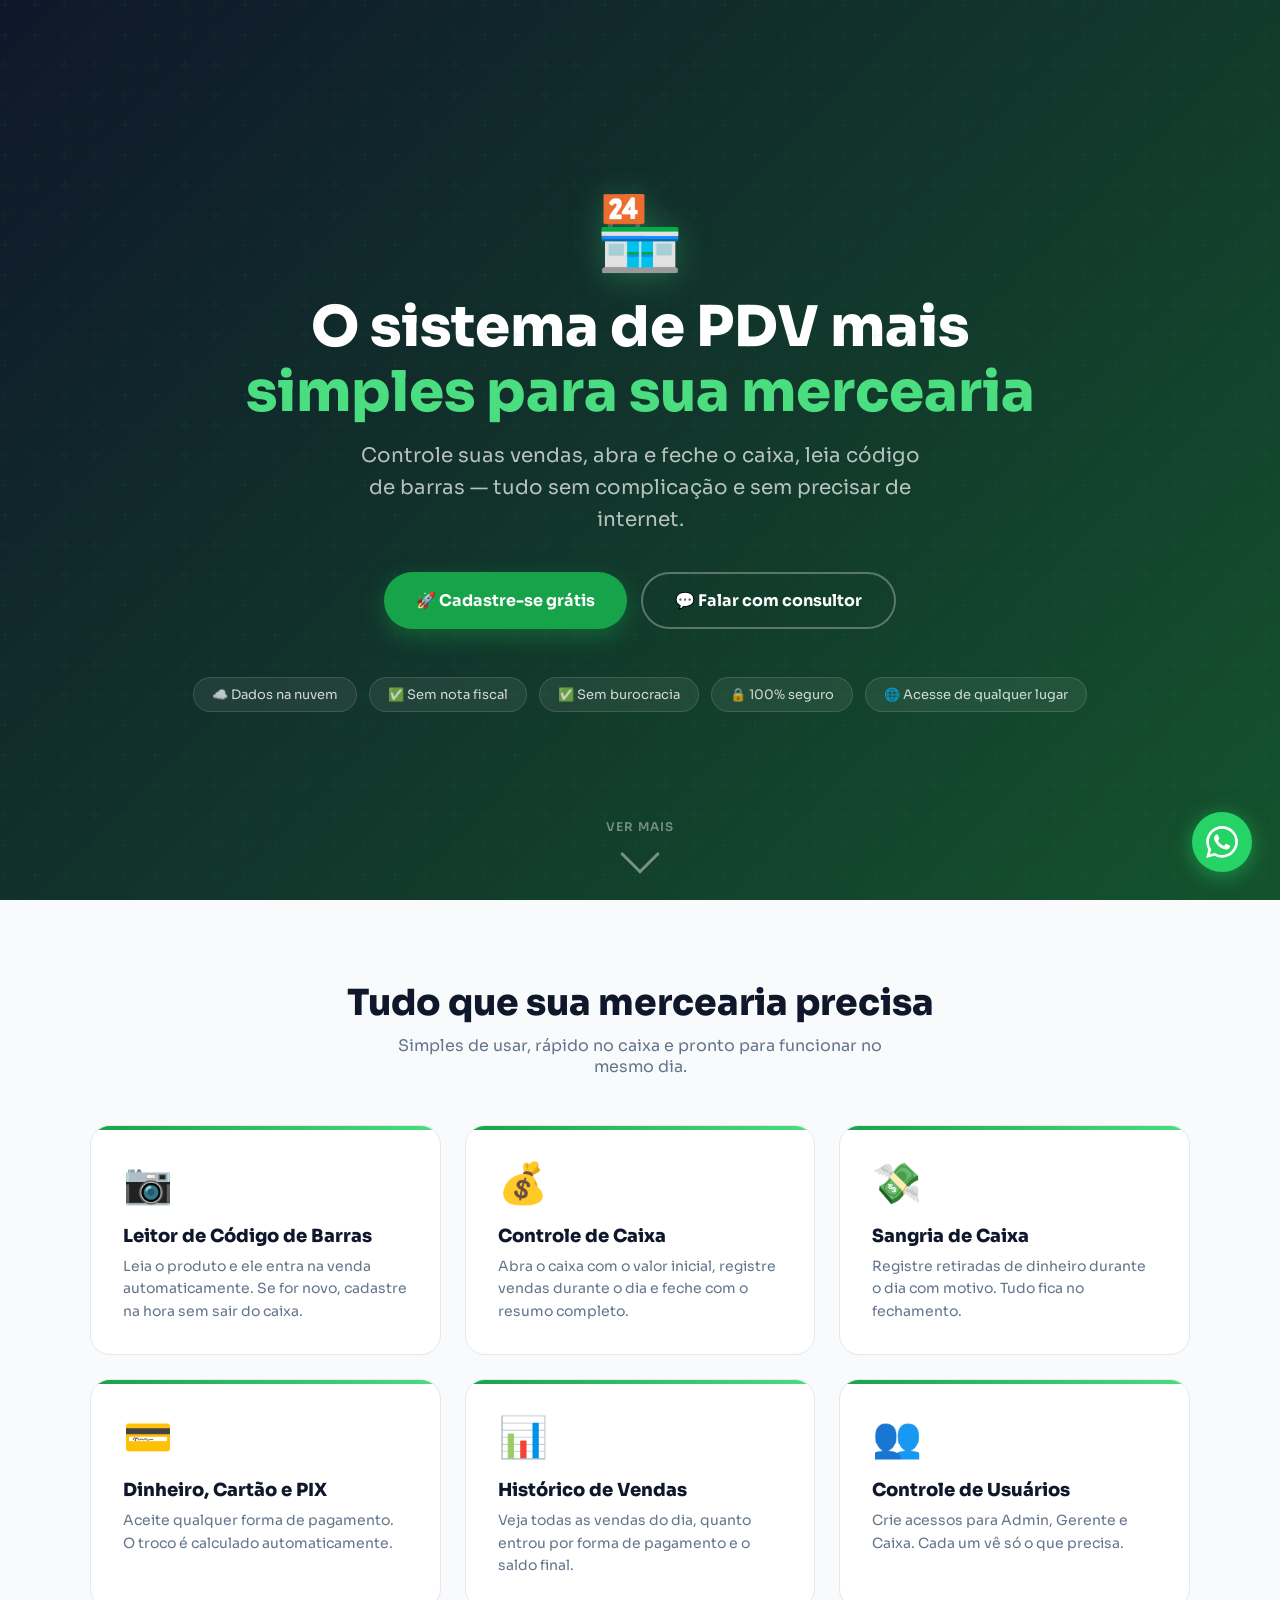
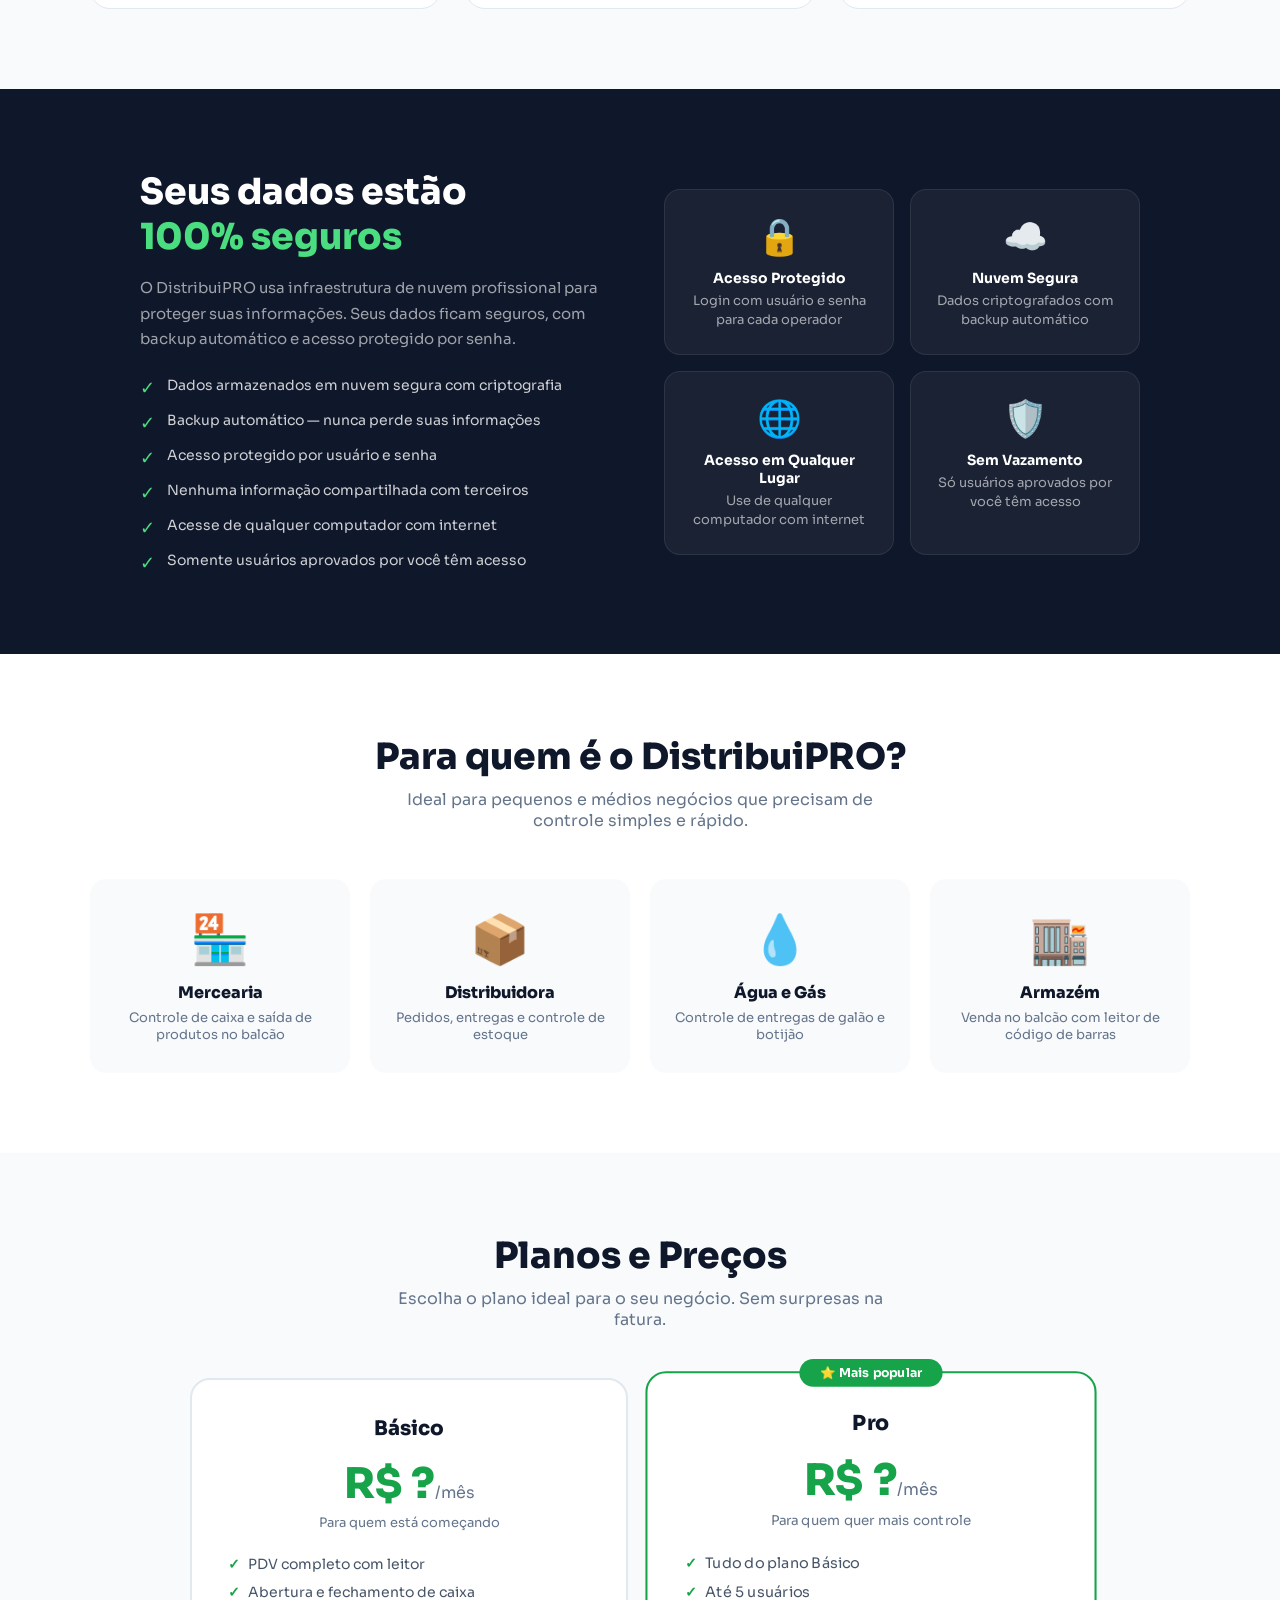
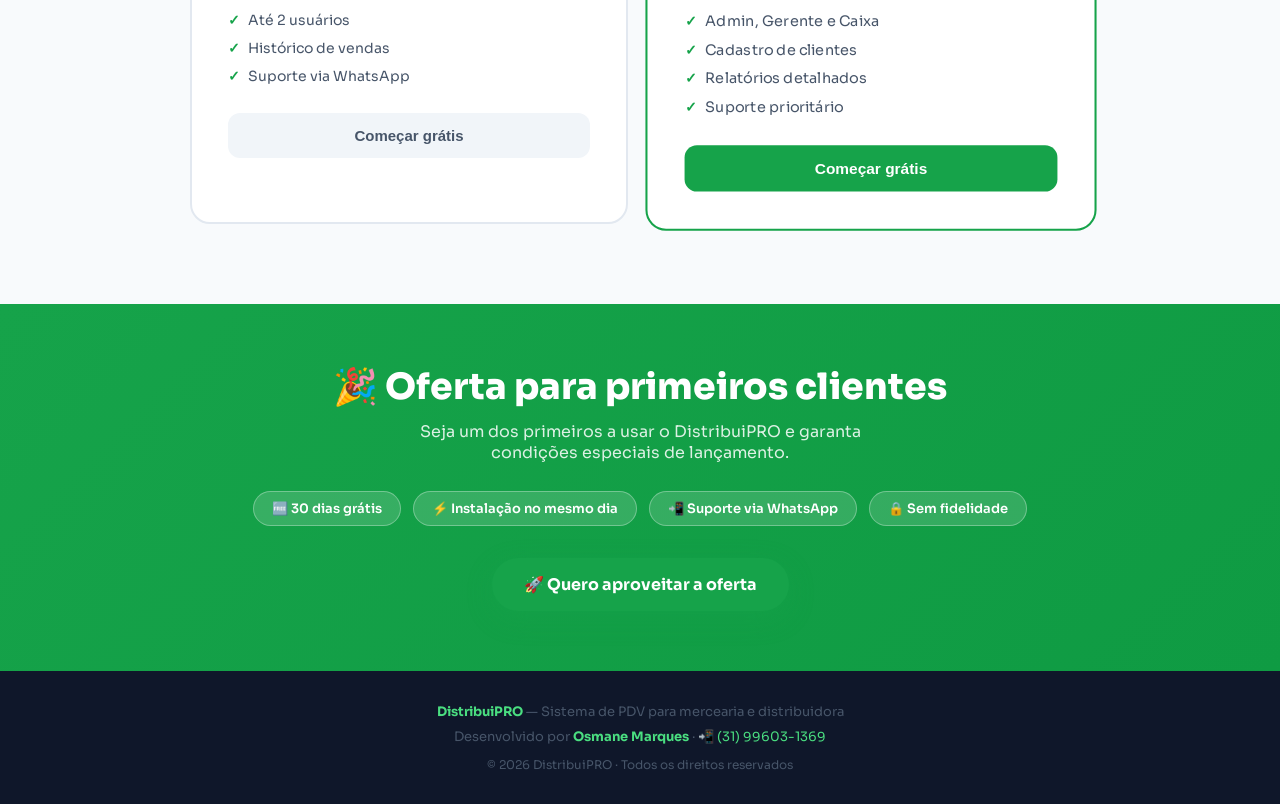
<file: index.html>
<!DOCTYPE html>
<html lang="pt-BR">
<head>
<meta charset="UTF-8"/>
<meta name="viewport" content="width=device-width, initial-scale=1.0"/>
<title>DistribuiPRO – Sistema de PDV para Mercearia e Distribuidora</title>
<link href="https://fonts.googleapis.com/css2?family=Sora:wght@300;400;500;600;700;800;900&display=swap" rel="stylesheet"/>
<style>
*{box-sizing:border-box;margin:0;padding:0}
html{scroll-behavior:smooth}
body{font-family:'Sora',sans-serif;background:#fff;color:#1e293b}
a{text-decoration:none}

/* ── HERO ── */
.hero{background:linear-gradient(135deg,#0f172a 0%,#14532d 100%);min-height:100vh;display:flex;flex-direction:column;align-items:center;justify-content:center;padding:40px 20px;text-align:center;position:relative;overflow:hidden}
.hero::before{content:'';position:absolute;inset:0;background:url("data:image/svg+xml,%3Csvg width='60' height='60' viewBox='0 0 60 60' xmlns='http://www.w3.org/2000/svg'%3E%3Cg fill='none' fill-rule='evenodd'%3E%3Cg fill='%2316a34a' fill-opacity='0.05'%3E%3Cpath d='M36 34v-4h-2v4h-4v2h4v4h2v-4h4v-2h-4zm0-30V0h-2v4h-4v2h4v4h2V6h4V4h-4zM6 34v-4H4v4H0v2h4v4h2v-4h4v-2H6zM6 4V0H4v4H0v2h4v4h2V6h4V4H6z'/%3E%3C/g%3E%3C/g%3E%3C/svg%3E")}
.hero-logo{font-size:72px;margin-bottom:16px;filter:drop-shadow(0 4px 16px rgba(74,222,128,.3))}
.hero-titulo{font-size:clamp(32px,6vw,56px);font-weight:900;color:#fff;line-height:1.15;margin-bottom:16px}
.hero-titulo span{color:#4ade80}
.hero-sub{font-size:clamp(16px,2.5vw,20px);color:rgba(255,255,255,.7);max-width:580px;line-height:1.6;margin-bottom:36px}
.hero-btns{display:flex;gap:14px;flex-wrap:wrap;justify-content:center;margin-bottom:48px}
.btn-hero{display:inline-flex;align-items:center;gap:10px;padding:16px 32px;border-radius:50px;font-size:16px;font-weight:700;transition:.2s;border:none;cursor:pointer}
.btn-hero.green{background:#16a34a;color:#fff;box-shadow:0 8px 24px rgba(22,163,74,.4)}
.btn-hero.green:hover{background:#15803d;transform:translateY(-2px)}
.btn-hero.outline{background:transparent;color:#fff;border:2px solid rgba(255,255,255,.3)}
.btn-hero.outline:hover{border-color:#4ade80;color:#4ade80}
.selos{display:flex;gap:12px;flex-wrap:wrap;justify-content:center}
.selo{background:rgba(255,255,255,.07);border:1px solid rgba(255,255,255,.12);border-radius:50px;padding:8px 18px;font-size:13px;color:rgba(255,255,255,.8);display:flex;align-items:center;gap:6px}
.scroll-down{position:absolute;bottom:32px;left:50%;transform:translateX(-50%);display:flex;flex-direction:column;align-items:center;gap:6px;cursor:pointer;opacity:.7;transition:.2s}
.scroll-down:hover{opacity:1}
.scroll-down span{font-size:12px;color:rgba(255,255,255,.6);text-transform:uppercase;letter-spacing:1px;font-weight:600}
.scroll-down .seta{width:28px;height:28px;border-right:3px solid rgba(255,255,255,.6);border-bottom:3px solid rgba(255,255,255,.6);transform:rotate(45deg);animation:bounce 1.5s infinite}
@keyframes bounce{0%,100%{transform:rotate(45deg) translateY(0)}50%{transform:rotate(45deg) translateY(6px)}}

/* ── DESTAQUES ── */
.destaques{background:#f8fafc;padding:80px 20px}
.container{max-width:1100px;margin:0 auto}
.section-title{text-align:center;margin-bottom:48px}
.section-title h2{font-size:clamp(24px,4vw,36px);font-weight:900;color:#0f172a;margin-bottom:10px}
.section-title p{font-size:16px;color:#64748b;max-width:500px;margin:0 auto}
.cards-grid{display:grid;grid-template-columns:repeat(auto-fit,minmax(280px,1fr));gap:24px}
.card-dest{background:#fff;border-radius:20px;padding:32px;border:1px solid #e2e8f0;transition:.2s;position:relative;overflow:hidden}
.card-dest::before{content:'';position:absolute;top:0;left:0;right:0;height:4px;background:linear-gradient(90deg,#16a34a,#4ade80)}
.card-dest:hover{transform:translateY(-4px);box-shadow:0 12px 40px rgba(0,0,0,.1)}
.card-dest .icon{font-size:40px;margin-bottom:16px;display:block}
.card-dest h3{font-size:18px;font-weight:800;color:#0f172a;margin-bottom:8px}
.card-dest p{font-size:14px;color:#64748b;line-height:1.6}

/* ── SEGURANÇA ── */
.seguranca{background:#0f172a;padding:80px 20px}
.seg-inner{display:grid;grid-template-columns:1fr 1fr;gap:48px;align-items:center;max-width:1000px;margin:0 auto}
.seg-titulo{font-size:clamp(24px,4vw,36px);font-weight:900;color:#fff;margin-bottom:16px}
.seg-titulo span{color:#4ade80}
.seg-texto{font-size:15px;color:rgba(255,255,255,.6);line-height:1.7;margin-bottom:24px}
.seg-lista{display:flex;flex-direction:column;gap:12px}
.seg-item{display:flex;align-items:flex-start;gap:12px;font-size:14px;color:rgba(255,255,255,.8)}
.seg-item .check{color:#4ade80;font-size:18px;flex-shrink:0;margin-top:1px}
.seg-icones{display:grid;grid-template-columns:1fr 1fr;gap:16px}
.seg-card{background:rgba(255,255,255,.05);border:1px solid rgba(255,255,255,.08);border-radius:16px;padding:24px;text-align:center}
.seg-card .si{font-size:36px;margin-bottom:10px;display:block}
.seg-card p{font-size:13px;color:rgba(255,255,255,.6);line-height:1.5}
.seg-card strong{display:block;color:#fff;font-size:14px;margin-bottom:4px}

/* ── PARA QUEM ── */
.paraquem{padding:80px 20px;background:#fff}
.pq-grid{display:grid;grid-template-columns:repeat(auto-fit,minmax(200px,1fr));gap:20px;margin-top:48px}
.pq-card{background:#f8fafc;border-radius:16px;padding:28px 20px;text-align:center;border:2px solid transparent;transition:.2s}
.pq-card:hover{border-color:#16a34a;background:#f0fdf4}
.pq-card .pq-icon{font-size:48px;display:block;margin-bottom:12px}
.pq-card h3{font-size:16px;font-weight:800;color:#0f172a;margin-bottom:6px}
.pq-card p{font-size:13px;color:#64748b}

/* ── PLANOS ── */
.planos{background:#f8fafc;padding:80px 20px}
.planos-grid{display:grid;grid-template-columns:repeat(auto-fit,minmax(280px,1fr));gap:24px;max-width:900px;margin:0 auto}
.plano-card{background:#fff;border-radius:20px;padding:36px;border:2px solid #e2e8f0;text-align:center;transition:.2s;position:relative}
.plano-card.destaque{border-color:#16a34a;transform:scale(1.03)}
.plano-badge{position:absolute;top:-14px;left:50%;transform:translateX(-50%);background:#16a34a;color:#fff;font-size:12px;font-weight:700;padding:6px 20px;border-radius:50px;white-space:nowrap}
.plano-nome{font-size:20px;font-weight:800;color:#0f172a;margin-bottom:8px}
.plano-preco{font-size:42px;font-weight:900;color:#16a34a;margin:16px 0 4px}
.plano-preco span{font-size:16px;color:#64748b;font-weight:400}
.plano-desc{font-size:13px;color:#64748b;margin-bottom:24px}
.plano-lista{list-style:none;text-align:left;margin-bottom:28px;display:flex;flex-direction:column;gap:10px}
.plano-lista li{font-size:14px;color:#475569;display:flex;align-items:center;gap:8px}
.plano-lista li::before{content:'✓';color:#16a34a;font-weight:800;flex-shrink:0}
.btn-plano{width:100%;padding:14px;border-radius:12px;font-size:15px;font-weight:700;border:none;cursor:pointer;transition:.2s}
.btn-plano.green{background:#16a34a;color:#fff}
.btn-plano.green:hover{background:#15803d}
.btn-plano.ghost{background:#f1f5f9;color:#475569}
.btn-plano.ghost:hover{background:#e2e8f0}

/* ── PROMO ── */
.promo{background:linear-gradient(135deg,#16a34a,#0f9b43);padding:60px 20px;text-align:center}
.promo h2{font-size:clamp(24px,4vw,36px);font-weight:900;color:#fff;margin-bottom:12px}
.promo p{font-size:16px;color:rgba(255,255,255,.85);max-width:500px;margin:0 auto 28px}
.promo-selos{display:flex;gap:12px;justify-content:center;flex-wrap:wrap;margin-bottom:32px}
.promo-selo{background:rgba(255,255,255,.15);border:1px solid rgba(255,255,255,.3);border-radius:50px;padding:8px 18px;font-size:13px;color:#fff;font-weight:600}

/* ── FOOTER ── */
footer{background:#0f172a;padding:32px 20px;text-align:center}
footer p{font-size:13px;color:#475569}
footer strong{color:#4ade80}

/* ── WHATSAPP FLUTUANTE ── */
.wpp-float{position:fixed;bottom:28px;right:28px;z-index:999;width:60px;height:60px;background:#25D366;border-radius:50%;display:flex;align-items:center;justify-content:center;box-shadow:0 4px 20px rgba(37,211,102,.5);transition:.2s;animation:pulse 2s infinite}
.wpp-float:hover{transform:scale(1.1)}
@keyframes pulse{0%,100%{box-shadow:0 4px 20px rgba(37,211,102,.5)}50%{box-shadow:0 4px 32px rgba(37,211,102,.8)}}
.wpp-float svg{width:32px;height:32px;fill:#fff}

@media(max-width:700px){
  .seg-inner{grid-template-columns:1fr}
  .seg-icones{display:none}
  .plano-card.destaque{transform:scale(1)}
  .hero-btns{flex-direction:column;align-items:center}
  .btn-hero{width:100%;max-width:320px;justify-content:center}
}
</style>
</head>
<body>

<!-- HERO -->
<section class="hero">
  <div class="hero-logo">🏪</div>
  <h1 class="hero-titulo">O sistema de PDV mais<br><span>simples para sua mercearia</span></h1>
  <p class="hero-sub">Controle suas vendas, abra e feche o caixa, leia código de barras — tudo sem complicação e sem precisar de internet.</p>
  <div class="hero-btns">
    <a href="https://sistema-distribuipro-v2.vercel.app/cadastro" class="btn-hero green">🚀 Cadastre-se grátis</a>
    <a href="https://wa.me/5531996031369?text=Olá! Quero conhecer o DistribuiPRO" target="_blank" class="btn-hero outline">💬 Falar com consultor</a>
  </div>
  <div class="selos">
    <div class="selo">☁️ Dados na nuvem</div>
    <div class="selo">✅ Sem nota fiscal</div>
    <div class="selo">✅ Sem burocracia</div>
    <div class="selo">🔒 100% seguro</div>
    <div class="selo">🌐 Acesse de qualquer lugar</div>
  </div>
  <div class="scroll-down" onclick="document.querySelector('.destaques').scrollIntoView({behavior:'smooth'})">
    <span>Ver mais</span>
    <div class="seta"></div>
  </div>
</section>

<!-- DESTAQUES -->
<section class="destaques">
  <div class="container">
    <div class="section-title">
      <h2>Tudo que sua mercearia precisa</h2>
      <p>Simples de usar, rápido no caixa e pronto para funcionar no mesmo dia.</p>
    </div>
    <div class="cards-grid">
      <div class="card-dest"><span class="icon">📷</span><h3>Leitor de Código de Barras</h3><p>Leia o produto e ele entra na venda automaticamente. Se for novo, cadastre na hora sem sair do caixa.</p></div>
      <div class="card-dest"><span class="icon">💰</span><h3>Controle de Caixa</h3><p>Abra o caixa com o valor inicial, registre vendas durante o dia e feche com o resumo completo.</p></div>
      <div class="card-dest"><span class="icon">💸</span><h3>Sangria de Caixa</h3><p>Registre retiradas de dinheiro durante o dia com motivo. Tudo fica no fechamento.</p></div>
      <div class="card-dest"><span class="icon">💳</span><h3>Dinheiro, Cartão e PIX</h3><p>Aceite qualquer forma de pagamento. O troco é calculado automaticamente.</p></div>
      <div class="card-dest"><span class="icon">📊</span><h3>Histórico de Vendas</h3><p>Veja todas as vendas do dia, quanto entrou por forma de pagamento e o saldo final.</p></div>
      <div class="card-dest"><span class="icon">👥</span><h3>Controle de Usuários</h3><p>Crie acessos para Admin, Gerente e Caixa. Cada um vê só o que precisa.</p></div>
    </div>
  </div>
</section>

<!-- SEGURANÇA -->
<section class="seguranca">
  <div class="seg-inner">
    <div>
      <h2 class="seg-titulo">Seus dados estão<br><span>100% seguros</span></h2>
      <p class="seg-texto">O DistribuiPRO usa infraestrutura de nuvem profissional para proteger suas informações. Seus dados ficam seguros, com backup automático e acesso protegido por senha.</p>
      <div class="seg-lista">
        <div class="seg-item"><span class="check">✓</span><span>Dados armazenados em nuvem segura com criptografia</span></div>
        <div class="seg-item"><span class="check">✓</span><span>Backup automático — nunca perde suas informações</span></div>
        <div class="seg-item"><span class="check">✓</span><span>Acesso protegido por usuário e senha</span></div>
        <div class="seg-item"><span class="check">✓</span><span>Nenhuma informação compartilhada com terceiros</span></div>
        <div class="seg-item"><span class="check">✓</span><span>Acesse de qualquer computador com internet</span></div>
        <div class="seg-item"><span class="check">✓</span><span>Somente usuários aprovados por você têm acesso</span></div>
      </div>
    </div>
    <div class="seg-icones">
      <div class="seg-card"><span class="si">🔒</span><strong>Acesso Protegido</strong><p>Login com usuário e senha para cada operador</p></div>
      <div class="seg-card"><span class="si">☁️</span><strong>Nuvem Segura</strong><p>Dados criptografados com backup automático</p></div>
      <div class="seg-card"><span class="si">🌐</span><strong>Acesso em Qualquer Lugar</strong><p>Use de qualquer computador com internet</p></div>
      <div class="seg-card"><span class="si">🛡️</span><strong>Sem Vazamento</strong><p>Só usuários aprovados por você têm acesso</p></div>
    </div>
  </div>
</section>

<!-- PARA QUEM -->
<section class="paraquem">
  <div class="container">
    <div class="section-title">
      <h2>Para quem é o DistribuiPRO?</h2>
      <p>Ideal para pequenos e médios negócios que precisam de controle simples e rápido.</p>
    </div>
    <div class="pq-grid">
      <div class="pq-card"><span class="pq-icon">🏪</span><h3>Mercearia</h3><p>Controle de caixa e saída de produtos no balcão</p></div>
      <div class="pq-card"><span class="pq-icon">📦</span><h3>Distribuidora</h3><p>Pedidos, entregas e controle de estoque</p></div>
      <div class="pq-card"><span class="pq-icon">💧</span><h3>Água e Gás</h3><p>Controle de entregas de galão e botijão</p></div>
      <div class="pq-card"><span class="pq-icon">🏬</span><h3>Armazém</h3><p>Venda no balcão com leitor de código de barras</p></div>
    </div>
  </div>
</section>

<!-- PLANOS -->
<section class="planos">
  <div class="container">
    <div class="section-title">
      <h2>Planos e Preços</h2>
      <p>Escolha o plano ideal para o seu negócio. Sem surpresas na fatura.</p>
    </div>
    <div class="planos-grid">
      <div class="plano-card">
        <div class="plano-nome">Básico</div>
        <div class="plano-preco">R$ ?<span>/mês</span></div>
        <div class="plano-desc">Para quem está começando</div>
        <ul class="plano-lista">
          <li>PDV completo com leitor</li>
          <li>Abertura e fechamento de caixa</li>
          <li>Até 2 usuários</li>
          <li>Histórico de vendas</li>
          <li>Suporte via WhatsApp</li>
        </ul>
        <button class="btn-plano ghost" onclick="window.location.href='https://sistema-distribuipro-v2.vercel.app/cadastro'">Começar grátis</button>
      </div>
      <div class="plano-card destaque">
        <div class="plano-badge">⭐ Mais popular</div>
        <div class="plano-nome">Pro</div>
        <div class="plano-preco">R$ ?<span>/mês</span></div>
        <div class="plano-desc">Para quem quer mais controle</div>
        <ul class="plano-lista">
          <li>Tudo do plano Básico</li>
          <li>Até 5 usuários</li>
          <li>Admin, Gerente e Caixa</li>
          <li>Cadastro de clientes</li>
          <li>Relatórios detalhados</li>
          <li>Suporte prioritário</li>
        </ul>
        <button class="btn-plano green" onclick="window.location.href='https://sistema-distribuipro-v2.vercel.app/cadastro'">Começar grátis</button>
      </div>
    </div>
  </div>
</section>

<!-- PROMOÇÃO -->
<section class="promo">
  <h2>🎉 Oferta para primeiros clientes</h2>
  <p>Seja um dos primeiros a usar o DistribuiPRO e garanta condições especiais de lançamento.</p>
  <div class="promo-selos">
    <div class="promo-selo">🆓 30 dias grátis</div>
    <div class="promo-selo">⚡ Instalação no mesmo dia</div>
    <div class="promo-selo">📲 Suporte via WhatsApp</div>
    <div class="promo-selo">🔒 Sem fidelidade</div>
  </div>
  <a href="https://sistema-distribuipro-v2.vercel.app/cadastro" class="btn-hero green" style="display:inline-flex">
    🚀 Quero aproveitar a oferta
  </a>
</section>

<!-- FOOTER -->
<footer>
  <p style="margin-bottom:8px"><strong>DistribuiPRO</strong> — Sistema de PDV para mercearia e distribuidora</p>
  <p>Desenvolvido por <strong>Osmane Marques</strong> · 📲 <a href="https://wa.me/5531996031369" style="color:#4ade80">(31) 99603-1369</a></p>
  <p style="margin-top:12px;font-size:12px">© 2026 DistribuiPRO · Todos os direitos reservados</p>
</footer>

<!-- WhatsApp flutuante -->
<a href="https://wa.me/5531996031369?text=Olá! Quero saber mais sobre o DistribuiPRO" target="_blank" class="wpp-float" title="Falar no WhatsApp">
  <svg viewBox="0 0 24 24" xmlns="http://www.w3.org/2000/svg"><path d="M17.472 14.382c-.297-.149-1.758-.867-2.03-.967-.273-.099-.471-.148-.67.15-.197.297-.767.966-.94 1.164-.173.199-.347.223-.644.075-.297-.15-1.255-.463-2.39-1.475-.883-.788-1.48-1.761-1.653-2.059-.173-.297-.018-.458.13-.606.134-.133.298-.347.446-.52.149-.174.198-.298.298-.497.099-.198.05-.371-.025-.52-.075-.149-.669-1.612-.916-2.207-.242-.579-.487-.5-.669-.51a5.526 5.526 0 00-.57-.01c-.198 0-.52.074-.792.372-.272.297-1.04 1.016-1.04 2.479 0 1.462 1.065 2.875 1.213 3.074.149.198 2.096 3.2 5.077 4.487.709.306 1.262.489 1.694.625.712.227 1.36.195 1.871.118.571-.085 1.758-.719 2.006-1.413.248-.694.248-1.289.173-1.413-.074-.124-.272-.198-.57-.347zm-5.421 7.403h-.004a9.87 9.87 0 01-5.031-1.378l-.361-.214-3.741.982.998-3.648-.235-.374a9.86 9.86 0 01-1.51-5.26c.001-5.45 4.436-9.884 9.888-9.884 2.64 0 5.122 1.03 6.988 2.898a9.825 9.825 0 012.893 6.994c-.003 5.45-4.437 9.884-9.885 9.884zm8.413-18.297A11.815 11.815 0 0012.05 0C5.495 0 .16 5.335.157 11.892c0 2.096.547 4.142 1.588 5.945L.057 24l6.305-1.654a11.882 11.882 0 005.683 1.448h.005c6.554 0 11.89-5.335 11.893-11.893a11.821 11.821 0 00-3.48-8.413z"/></svg>
</a>

</body>
</html>
</file>
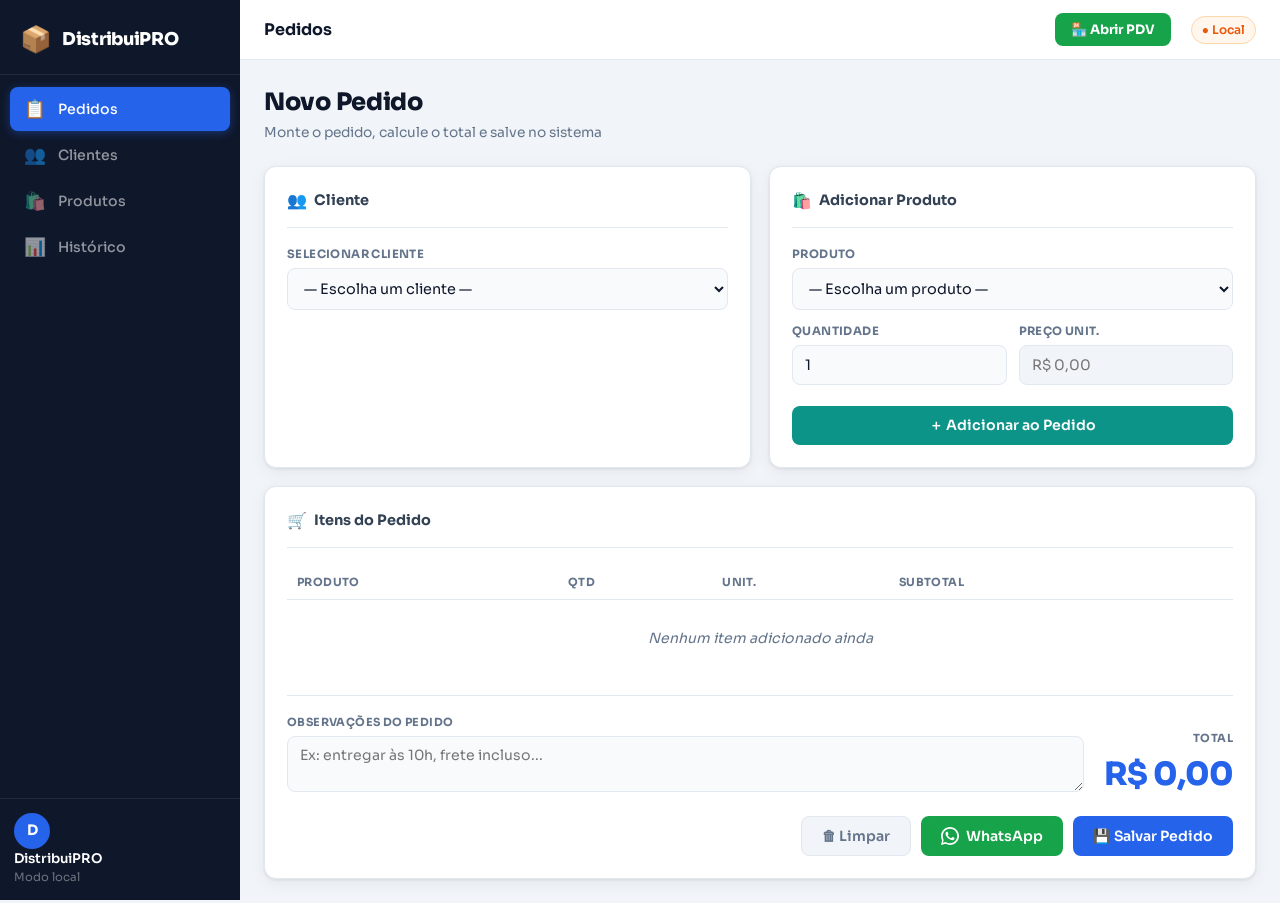
<file: app.html>
<!DOCTYPE html>
<html lang="pt-BR">
<head>
<meta charset="UTF-8"/>
<meta name="viewport" content="width=device-width, initial-scale=1.0"/>
<title>DistribuiPRO – Sistema</title>
<link href="https://fonts.googleapis.com/css2?family=Sora:wght@300;400;500;600;700;800&display=swap" rel="stylesheet"/>
<link rel="stylesheet" href="style.css"/>
</head>
<body class="app-page">

<!-- SIDEBAR -->
<aside class="sidebar" id="sidebar">
  <div class="sidebar-brand">
    <span class="sidebar-logo">📦</span>
    <span class="sidebar-name">DistribuiPRO</span>
  </div>

  <nav class="sidebar-nav">
    <button class="nav-item active" data-page="pedidos">
      <span class="nav-icon">📋</span><span class="nav-label">Pedidos</span>
    </button>
    <button class="nav-item" data-page="clientes">
      <span class="nav-icon">👥</span><span class="nav-label">Clientes</span>
    </button>
    <button class="nav-item" data-page="produtos">
      <span class="nav-icon">🛍️</span><span class="nav-label">Produtos</span>
    </button>
    <button class="nav-item" data-page="historico">
      <span class="nav-icon">📊</span><span class="nav-label">Histórico</span>
    </button>
  </nav>

  <div class="sidebar-footer">
    <div class="user-info">
      <div class="user-avatar" id="user-avatar">?</div>
      <div class="user-details">
        <span class="user-name" id="user-name">Carregando...</span>
        <span class="user-email" id="user-email"></span>
      </div>
    </div>
    <button class="btn-logout" id="btn-logout" title="Sair">⏻</button>
  </div>
</aside>

<!-- MAIN -->
<div class="app-main">

  <!-- TOP BAR -->
  <header class="topbar">
    <button class="btn-menu" onclick="toggleSidebar()">☰</button>
    <h1 class="topbar-title" id="page-title">Pedidos</h1>
    <div class="topbar-right">
      <a href="pdv.html" style="background:#16a34a;color:white;border:none;border-radius:8px;padding:7px 16px;font-size:13px;font-weight:700;text-decoration:none;margin-right:8px">🏪 Abrir PDV</a>
      <span class="sync-badge" id="sync-badge">● Online</span>
    </div>
  </header>

  <!-- PÁGINAS -->
  <div class="page-content">

    <!-- ══════════════════════════════ NOVO PEDIDO ══════════════════════════════ -->
    <section class="page active" id="page-pedidos">
      <div class="page-header">
        <h2>Novo Pedido</h2>
        <p>Monte o pedido, calcule o total e salve no sistema</p>
      </div>

      <div class="grid-2">
        <!-- Cliente -->
        <div class="card">
          <div class="card-head"><span class="card-icon">👥</span> Cliente</div>
          <div class="field">
            <label>Selecionar cliente</label>
            <select id="sel-cliente">
              <option value="">— Escolha um cliente —</option>
            </select>
          </div>
          <div id="info-cliente" class="info-box hidden"></div>
        </div>

        <!-- Produto -->
        <div class="card">
          <div class="card-head"><span class="card-icon">🛍️</span> Adicionar Produto</div>
          <div class="field">
            <label>Produto</label>
            <select id="sel-produto">
              <option value="">— Escolha um produto —</option>
            </select>
          </div>
          <div class="field-row">
            <div class="field">
              <label>Quantidade</label>
              <input type="number" id="qtd-produto" min="1" value="1"/>
            </div>
            <div class="field">
              <label>Preço unit.</label>
              <input type="text" id="preco-unit" readonly placeholder="R$ 0,00"/>
            </div>
          </div>
          <button class="btn btn-teal btn-full mt8" onclick="adicionarItem()">＋ Adicionar ao Pedido</button>
        </div>
      </div>

      <!-- Itens -->
      <div class="card mt">
        <div class="card-head"><span class="card-icon">🛒</span> Itens do Pedido</div>
        <div class="table-wrap">
          <table>
            <thead><tr><th>Produto</th><th>Qtd</th><th>Unit.</th><th>Subtotal</th><th></th></tr></thead>
            <tbody id="tbody-pedido">
              <tr><td colspan="5" class="empty-msg">Nenhum item adicionado ainda</td></tr>
            </tbody>
          </table>
        </div>
        <div class="total-area">
          <div class="obs-area">
            <label class="obs-lbl">Observações do pedido</label>
            <textarea id="obs-pedido" rows="2" placeholder="Ex: entregar às 10h, frete incluso..."></textarea>
          </div>
          <div class="total-box">
            <span>Total</span>
            <strong id="total-display">R$ 0,00</strong>
          </div>
        </div>
        <div class="pedido-btns">
          <button class="btn btn-ghost" onclick="limparPedido()">🗑 Limpar</button>
          <button class="btn btn-wpp" onclick="enviarWhatsApp()">
            <svg width="18" height="18" viewBox="0 0 24 24" fill="currentColor"><path d="M17.472 14.382c-.297-.149-1.758-.867-2.03-.967-.273-.099-.471-.148-.67.15-.197.297-.767.966-.94 1.164-.173.199-.347.223-.644.075-.297-.15-1.255-.463-2.39-1.475-.883-.788-1.48-1.761-1.653-2.059-.173-.297-.018-.458.13-.606.134-.133.298-.347.446-.52.149-.174.198-.298.298-.497.099-.198.05-.371-.025-.52-.075-.149-.669-1.612-.916-2.207-.242-.579-.487-.5-.669-.51a5.526 5.526 0 00-.57-.01c-.198 0-.52.074-.792.372-.272.297-1.04 1.016-1.04 2.479 0 1.462 1.065 2.875 1.213 3.074.149.198 2.096 3.2 5.077 4.487.709.306 1.262.489 1.694.625.712.227 1.36.195 1.871.118.571-.085 1.758-.719 2.006-1.413.248-.694.248-1.289.173-1.413-.074-.124-.272-.198-.57-.347z"/><path d="M12 0C5.373 0 0 5.373 0 12c0 2.137.563 4.136 1.535 5.874L0 24l6.294-1.508A11.954 11.954 0 0012 24c6.627 0 12-5.373 12-12S18.627 0 12 0zm0 21.6a9.567 9.567 0 01-5.29-1.42l-.38-.226-3.738.895.942-3.632-.249-.394A9.567 9.567 0 012.4 12C2.4 6.698 6.698 2.4 12 2.4S21.6 6.698 21.6 12 17.302 21.6 12 21.6z"/></svg>
            WhatsApp
          </button>
          <button class="btn btn-primary" onclick="salvarPedido()">💾 Salvar Pedido</button>
        </div>
      </div>
    </section>

    <!-- ══════════════════════════════ CLIENTES ══════════════════════════════ -->
    <section class="page" id="page-clientes">
      <div class="page-header">
        <h2>Clientes</h2>
        <p>Cadastre e gerencie os clientes da distribuidora</p>
      </div>
      <div class="grid-2">
        <div class="card">
          <div class="card-head"><span class="card-icon" id="cli-form-icon">➕</span> <span id="cli-form-titulo">Novo Cliente</span></div>
          <div class="field"><label>Nome *</label><input type="text" id="cli-nome" placeholder="Nome completo ou empresa"/></div>
          <div class="field"><label>WhatsApp *</label><input type="text" id="cli-whatsapp" placeholder="55 31 99999-0000 (com DDI)"/></div>
          <div class="field"><label>Endereço</label><input type="text" id="cli-endereco" placeholder="Rua, número, bairro"/></div>
          <div class="field"><label>Observação</label><input type="text" id="cli-obs" placeholder="Ex: cliente VIP..."/></div>
          <input type="hidden" id="cli-id"/>
          <div class="form-btns">
            <button class="btn btn-ghost" onclick="cancelarCliente()">Cancelar</button>
            <button class="btn btn-primary" onclick="salvarCliente()">💾 Salvar</button>
          </div>
        </div>
        <div class="card">
          <div class="card-head"><span class="card-icon">📋</span> Clientes <span class="badge" id="cnt-clientes">0</span></div>
          <input class="search-input" type="text" placeholder="🔍 Buscar..." oninput="filtrarClientes(this.value)"/>
          <div id="lista-clientes" class="lista-cards"></div>
        </div>
      </div>
    </section>

    <!-- ══════════════════════════════ PRODUTOS ══════════════════════════════ -->
    <section class="page" id="page-produtos">
      <div class="page-header">
        <h2>Produtos</h2>
        <p>Cadastre os produtos e preços do catálogo</p>
      </div>
      <div class="grid-2">
        <div class="card">
          <div class="card-head"><span class="card-icon" id="prod-form-icon">➕</span> <span id="prod-form-titulo">Novo Produto</span></div>
          <div class="field"><label>Nome *</label><input type="text" id="prod-nome" placeholder="Ex: Água 20L, Gás 13kg..."/></div>
          <div class="field"><label>Código de Barras</label><input type="text" id="prod-codigo" placeholder="Ex: 7891234567890"/></div>
          <div class="field"><label>Categoria</label><input type="text" id="prod-categoria" placeholder="Ex: Água, Gás, Bebida..."/></div>
          <div class="field"><label>Preço (R$) *</label><input type="number" id="prod-preco" step="0.01" min="0" placeholder="0,00"/></div>
          <div class="field"><label>Unidade</label><input type="text" id="prod-unidade" placeholder="unidade, galão, botijão..."/></div>
          <input type="hidden" id="prod-id"/>
          <div class="form-btns">
            <button class="btn btn-ghost" onclick="cancelarProduto()">Cancelar</button>
            <button class="btn btn-primary" onclick="salvarProduto()">💾 Salvar</button>
          </div>
        </div>
        <div class="card">
          <div class="card-head"><span class="card-icon">📋</span> Produtos <span class="badge" id="cnt-produtos">0</span></div>
          <input class="search-input" type="text" placeholder="🔍 Buscar..." oninput="filtrarProdutos(this.value)"/>
          <div id="lista-produtos" class="lista-cards"></div>
        </div>
      </div>
    </section>

    <!-- ══════════════════════════════ HISTÓRICO ══════════════════════════════ -->
    <section class="page" id="page-historico">
      <div class="page-header">
        <h2>Histórico de Pedidos</h2>
        <p>Todos os pedidos salvos no sistema</p>
      </div>
      <div class="card">
        <div class="card-head"><span class="card-icon">📊</span> Pedidos Registrados <span class="badge" id="cnt-pedidos">0</span></div>
        <input class="search-input" type="text" placeholder="🔍 Buscar por cliente ou produto..." oninput="filtrarHistorico(this.value)"/>
        <div id="lista-historico" class="lista-cards"></div>
      </div>
    </section>

  </div>
</div>

<!-- TOAST -->
<div id="toast" class="toast"></div>

<script>
  // ── STORAGE ───────────────────────────────────────────────────────────
  const DB = {
    get: (k, def = []) => { try { return JSON.parse(localStorage.getItem(k)) ?? def; } catch { return def; } },
    set: (k, v) => localStorage.setItem(k, JSON.stringify(v))
  };
  const uid = () => Date.now().toString(36) + Math.random().toString(36).slice(2, 5);

  let clientes    = DB.get('dpro_clientes');
  let produtos    = DB.get('dpro_produtos');
  let pedidos     = DB.get('dpro_pedidos');
  let itensPedido = [];

  // ── INIT ──────────────────────────────────────────────────────────────
  document.getElementById('user-name').textContent  = 'DistribuiPRO';
  document.getElementById('user-email').textContent = 'Modo local';
  document.getElementById('user-avatar').textContent = 'D';
  document.getElementById('sync-badge').textContent  = '● Local';
  document.getElementById('sync-badge').style.color  = '#ea580c';
  document.getElementById('sync-badge').style.background = '#fff7ed';
  document.getElementById('sync-badge').style.borderColor = '#fed7aa';
  document.getElementById('btn-logout').style.display = 'none';

  renderClientes();
  renderProdutos();
  renderHistorico();
  popularSelectClientes();
  popularSelectProdutos();

  // ── NAVEGAÇÃO ─────────────────────────────────────────────────────────
  const pageTitles = { pedidos:'Novo Pedido', clientes:'Clientes', produtos:'Produtos', historico:'Histórico' };
  window.navegarPara = page => {
    document.querySelectorAll('.page').forEach(p => p.classList.remove('active'));
    document.querySelectorAll('.nav-item').forEach(n => n.classList.remove('active'));
    document.getElementById('page-' + page).classList.add('active');
    document.querySelector(`[data-page="${page}"]`).classList.add('active');
    document.getElementById('page-title').textContent = pageTitles[page];
  };
  document.querySelectorAll('.nav-item').forEach(btn => {
    btn.addEventListener('click', () => navegarPara(btn.dataset.page));
  });
  window.toggleSidebar = () => document.getElementById('sidebar').classList.toggle('open');

  // ── CLIENTES ──────────────────────────────────────────────────────────
  window.salvarCliente = () => {
    const nome     = document.getElementById('cli-nome').value.trim();
    const whatsapp = document.getElementById('cli-whatsapp').value.trim();
    const endereco = document.getElementById('cli-endereco').value.trim();
    const obs      = document.getElementById('cli-obs').value.trim();
    const id       = document.getElementById('cli-id').value;

    if (!nome)     { toast('Informe o nome do cliente', 'err'); return; }
    if (!whatsapp) { toast('Informe o WhatsApp', 'err'); return; }

    if (id) {
      const idx = clientes.findIndex(c => c.id === id);
      clientes[idx] = { id, nome, whatsapp, endereco, obs };
      toast('Cliente atualizado!');
    } else {
      clientes.push({ id: uid(), nome, whatsapp, endereco, obs, criadoEm: new Date().toISOString() });
      toast('Cliente cadastrado!');
    }
    DB.set('dpro_clientes', clientes);
    cancelarCliente();
    renderClientes();
    popularSelectClientes();
  };

  window.editarCliente = id => {
    const c = clientes.find(c => c.id === id); if (!c) return;
    document.getElementById('cli-id').value       = c.id;
    document.getElementById('cli-nome').value     = c.nome;
    document.getElementById('cli-whatsapp').value = c.whatsapp;
    document.getElementById('cli-endereco').value = c.endereco || '';
    document.getElementById('cli-obs').value      = c.obs || '';
    document.getElementById('cli-form-titulo').textContent = 'Editar Cliente';
    document.getElementById('cli-form-icon').textContent   = '✏️';
  };

  window.excluirCliente = id => {
    if (!confirm('Excluir este cliente?')) return;
    clientes = clientes.filter(c => c.id !== id);
    DB.set('dpro_clientes', clientes);
    renderClientes();
    popularSelectClientes();
    toast('Cliente removido', 'warn');
  };

  window.cancelarCliente = () => {
    ['cli-id','cli-nome','cli-whatsapp','cli-endereco','cli-obs'].forEach(i => document.getElementById(i).value = '');
    document.getElementById('cli-form-titulo').textContent = 'Novo Cliente';
    document.getElementById('cli-form-icon').textContent   = '➕';
  };

  function renderClientes(lista = clientes) {
    document.getElementById('cnt-clientes').textContent = clientes.length;
    const el = document.getElementById('lista-clientes');
    if (!lista.length) { el.innerHTML = '<p class="empty-list">Nenhum cliente cadastrado</p>'; return; }
    el.innerHTML = lista.map(c => `
      <div class="list-item">
        <div class="li-avatar">${c.nome.charAt(0).toUpperCase()}</div>
        <div class="li-info">
          <strong>${c.nome}</strong>
          <span>📱 ${c.whatsapp}${c.endereco ? ' · ' + c.endereco : ''}</span>
        </div>
        <div class="li-actions">
          <button onclick="editarCliente('${c.id}')" title="Editar">✏️</button>
          <button onclick="excluirCliente('${c.id}')" title="Excluir">🗑</button>
        </div>
      </div>`).join('');
  }

  window.filtrarClientes = q => renderClientes(clientes.filter(c =>
    c.nome.toLowerCase().includes(q.toLowerCase()) || c.whatsapp.includes(q)));

  function popularSelectClientes() {
    const sel = document.getElementById('sel-cliente'), val = sel.value;
    sel.innerHTML = '<option value="">— Escolha um cliente —</option>' +
      clientes.map(c => `<option value="${c.id}">${c.nome}</option>`).join('');
    sel.value = val;
  }

  // ── PRODUTOS ──────────────────────────────────────────────────────────
  window.salvarProduto = () => {
    const nome      = document.getElementById('prod-nome').value.trim();
    const codigo    = document.getElementById('prod-codigo').value.trim();
    const categoria = document.getElementById('prod-categoria').value.trim();
    const preco     = parseFloat(document.getElementById('prod-preco').value);
    const unidade   = document.getElementById('prod-unidade').value.trim() || 'unidade';
    const id        = document.getElementById('prod-id').value;

    if (!nome)        { toast('Informe o nome do produto', 'err'); return; }
    if (isNaN(preco)) { toast('Informe um preço válido', 'err'); return; }

    if (id) {
      const idx = produtos.findIndex(p => p.id === id);
      produtos[idx] = { id, nome, codigo, categoria, preco, unidade };
      toast('Produto atualizado!');
    } else {
      produtos.push({ id: uid(), nome, codigo, categoria, preco, unidade, criadoEm: new Date().toISOString() });
      toast('Produto cadastrado!');
    }
    DB.set('dpro_produtos', produtos);
    cancelarProduto();
    renderProdutos();
    popularSelectProdutos();
  };

  window.editarProduto = id => {
    const p = produtos.find(p => p.id === id); if (!p) return;
    document.getElementById('prod-id').value        = p.id;
    document.getElementById('prod-nome').value      = p.nome;
    document.getElementById('prod-codigo').value    = p.codigo || '';
    document.getElementById('prod-categoria').value = p.categoria || '';
    document.getElementById('prod-preco').value     = p.preco;
    document.getElementById('prod-unidade').value   = p.unidade;
    document.getElementById('prod-form-titulo').textContent = 'Editar Produto';
    document.getElementById('prod-form-icon').textContent   = '✏️';
  };

  window.excluirProduto = id => {
    if (!confirm('Excluir este produto?')) return;
    produtos = produtos.filter(p => p.id !== id);
    DB.set('dpro_produtos', produtos);
    renderProdutos();
    popularSelectProdutos();
    toast('Produto removido', 'warn');
  };

  window.cancelarProduto = () => {
    ['prod-id','prod-nome','prod-codigo','prod-categoria','prod-preco','prod-unidade'].forEach(i => document.getElementById(i).value = '');
    document.getElementById('prod-form-titulo').textContent = 'Novo Produto';
    document.getElementById('prod-form-icon').textContent   = '➕';
  };

  function renderProdutos(lista = produtos) {
    document.getElementById('cnt-produtos').textContent = produtos.length;
    const el = document.getElementById('lista-produtos');
    if (!lista.length) { el.innerHTML = '<p class="empty-list">Nenhum produto cadastrado</p>'; return; }
    el.innerHTML = lista.map(p => `
      <div class="list-item">
        <div class="li-avatar cat">${(p.categoria || 'P').charAt(0).toUpperCase()}</div>
        <div class="li-info">
          <strong>${p.nome}</strong>
          <span>${p.categoria ? p.categoria + ' · ' : ''}${moeda(p.preco)} / ${p.unidade}</span>
        </div>
        <div class="li-actions">
          <button onclick="editarProduto('${p.id}')" title="Editar">✏️</button>
          <button onclick="excluirProduto('${p.id}')" title="Excluir">🗑</button>
        </div>
      </div>`).join('');
  }

  window.filtrarProdutos = q => renderProdutos(produtos.filter(p =>
    p.nome.toLowerCase().includes(q.toLowerCase()) || (p.categoria||'').toLowerCase().includes(q.toLowerCase())));

  function popularSelectProdutos() {
    const sel = document.getElementById('sel-produto'), val = sel.value;
    sel.innerHTML = '<option value="">— Escolha um produto —</option>' +
      produtos.map(p => `<option value="${p.id}">${p.nome} — ${moeda(p.preco)}</option>`).join('');
    sel.value = val;
  }

  // ── PEDIDO ────────────────────────────────────────────────────────────
  document.getElementById('sel-cliente').addEventListener('change', function() {
    const c = clientes.find(c => c.id === this.value);
    const el = document.getElementById('info-cliente');
    if (c) { el.classList.remove('hidden'); el.innerHTML = `<strong>${c.nome}</strong><br>📱 ${c.whatsapp}${c.endereco?'<br>📍 '+c.endereco:''}`; }
    else el.classList.add('hidden');
  });

  document.getElementById('sel-produto').addEventListener('change', function() {
    const p = produtos.find(p => p.id === this.value);
    document.getElementById('preco-unit').value = p ? moeda(p.preco) : '';
  });

  window.adicionarItem = () => {
    const prodId = document.getElementById('sel-produto').value;
    const qtd    = parseInt(document.getElementById('qtd-produto').value) || 1;
    if (!prodId) { toast('Selecione um produto', 'warn'); return; }
    const p = produtos.find(p => p.id === prodId); if (!p) return;
    const existe = itensPedido.find(i => i.prodId === prodId);
    if (existe) { existe.qtd += qtd; existe.subtotal = existe.qtd * existe.preco; }
    else itensPedido.push({ id: uid(), prodId: p.id, nome: p.nome, qtd, preco: p.preco, unidade: p.unidade, subtotal: qtd * p.preco });
    document.getElementById('sel-produto').value = '';
    document.getElementById('preco-unit').value  = '';
    document.getElementById('qtd-produto').value = 1;
    renderPedido();
    toast(p.nome + ' adicionado!');
  };

  window.removerItem = id => { itensPedido = itensPedido.filter(i => i.id !== id); renderPedido(); };

  function renderPedido() {
    const tbody = document.getElementById('tbody-pedido');
    if (!itensPedido.length) {
      tbody.innerHTML = '<tr><td colspan="5" class="empty-msg">Nenhum item adicionado ainda</td></tr>';
      document.getElementById('total-display').textContent = 'R$ 0,00';
      return;
    }
    tbody.innerHTML = itensPedido.map(i => `
      <tr>
        <td>${i.nome}</td>
        <td>${i.qtd} ${i.unidade}</td>
        <td>${moeda(i.preco)}</td>
        <td class="td-sub">${moeda(i.subtotal)}</td>
        <td><button class="btn-rm" onclick="removerItem('${i.id}')">✕</button></td>
      </tr>`).join('');
    document.getElementById('total-display').textContent = moeda(itensPedido.reduce((s,i) => s+i.subtotal, 0));
  }

  window.limparPedido = () => {
    if (!itensPedido.length) return;
    if (!confirm('Limpar itens do pedido?')) return;
    itensPedido = [];
    document.getElementById('sel-cliente').value = '';
    document.getElementById('info-cliente').classList.add('hidden');
    document.getElementById('obs-pedido').value = '';
    renderPedido();
    toast('Pedido limpo', 'warn');
  };

  window.salvarPedido = () => {
    const cliId = document.getElementById('sel-cliente').value;
    const obs   = document.getElementById('obs-pedido').value.trim();
    if (!cliId)              { toast('Selecione um cliente', 'warn'); return; }
    if (!itensPedido.length) { toast('Adicione produtos ao pedido', 'warn'); return; }

    const cliente = clientes.find(c => c.id === cliId);
    const total   = itensPedido.reduce((s,i) => s+i.subtotal, 0);
    pedidos.unshift({
      id: uid(), clienteId: cliId, clienteNome: cliente.nome, clienteWpp: cliente.whatsapp,
      itens: [...itensPedido], total, obs, criadoEm: new Date().toISOString()
    });
    DB.set('dpro_pedidos', pedidos);
    toast('Pedido salvo com sucesso! ✅');
    itensPedido = [];
    document.getElementById('sel-cliente').value = '';
    document.getElementById('info-cliente').classList.add('hidden');
    document.getElementById('obs-pedido').value = '';
    renderPedido();
    renderHistorico();
  };

  window.enviarWhatsApp = () => {
    const cliId = document.getElementById('sel-cliente').value;
    const obs   = document.getElementById('obs-pedido').value.trim();
    if (!cliId)              { toast('Selecione um cliente', 'warn'); return; }
    if (!itensPedido.length) { toast('Adicione produtos', 'warn'); return; }
    const cliente = clientes.find(c => c.id === cliId);
    const total   = itensPedido.reduce((s,i) => s+i.subtotal, 0);
    const data    = new Date().toLocaleDateString('pt-BR');
    const linhas  = itensPedido.map(i => `  • ${i.qtd}x ${i.nome} — ${moeda(i.preco)}/un = *${moeda(i.subtotal)}*`).join('\n');
    let msg = `📦 *PEDIDO — DistribuiPRO*\n📅 ${data}\n\n👤 *Cliente:* ${cliente.nome}\n`;
    if (cliente.endereco) msg += `📍 *Endereço:* ${cliente.endereco}\n`;
    msg += `\n🛍️ *Itens:*\n${linhas}\n\n💰 *TOTAL: ${moeda(total)}*`;
    if (obs) msg += `\n\n📝 *Obs:* ${obs}`;
    msg += `\n\n_Obrigado pela preferência!_`;
    window.open(`https://wa.me/${cliente.whatsapp.replace(/\D/g,'')}?text=${encodeURIComponent(msg)}`, '_blank');
  };

  // ── HISTÓRICO ─────────────────────────────────────────────────────────
  function renderHistorico(lista = pedidos) {
    document.getElementById('cnt-pedidos').textContent = pedidos.length;
    const el = document.getElementById('lista-historico');
    if (!lista.length) { el.innerHTML = '<p class="empty-list">Nenhum pedido salvo ainda</p>'; return; }
    el.innerHTML = lista.map(p => {
      const data = new Date(p.criadoEm).toLocaleString('pt-BR');
      return `
        <div class="list-item pedido-item">
          <div class="li-avatar ped">📋</div>
          <div class="li-info">
            <strong>${p.clienteNome}</strong>
            <span>${p.itens.length} produto(s) · ${moeda(p.total)} · ${data}</span>
            <span class="itens-resumo">${p.itens.map(i => `${i.qtd}x ${i.nome}`).join(', ')}</span>
          </div>
          <div class="li-actions">
            <button onclick="reenviarWpp('${p.id}')" title="WhatsApp">📱</button>
            <button onclick="excluirPedido('${p.id}')" title="Excluir">🗑</button>
          </div>
        </div>`;
    }).join('');
  }

  window.filtrarHistorico = q => renderHistorico(pedidos.filter(p =>
    p.clienteNome.toLowerCase().includes(q.toLowerCase()) ||
    p.itens.some(i => i.nome.toLowerCase().includes(q.toLowerCase()))));

  window.excluirPedido = id => {
    if (!confirm('Excluir este pedido?')) return;
    pedidos = pedidos.filter(p => p.id !== id);
    DB.set('dpro_pedidos', pedidos);
    renderHistorico();
    toast('Pedido excluído', 'warn');
  };

  window.reenviarWpp = id => {
    const p = pedidos.find(p => p.id === id); if (!p) return;
    const data   = new Date(p.criadoEm).toLocaleDateString('pt-BR');
    const linhas = p.itens.map(i => `  • ${i.qtd}x ${i.nome} — ${moeda(i.preco)}/un = *${moeda(i.subtotal)}*`).join('\n');
    let msg = `📦 *PEDIDO — DistribuiPRO*\n📅 ${data}\n\n👤 *Cliente:* ${p.clienteNome}\n\n🛍️ *Itens:*\n${linhas}\n\n💰 *TOTAL: ${moeda(p.total)}*`;
    if (p.obs) msg += `\n\n📝 *Obs:* ${p.obs}`;
    window.open(`https://wa.me/${p.clienteWpp.replace(/\D/g,'')}?text=${encodeURIComponent(msg)}`, '_blank');
  };

  // ── UTILS ─────────────────────────────────────────────────────────────
  function moeda(v) { return 'R$ ' + Number(v).toFixed(2).replace('.',',').replace(/\B(?=(\d{3})+(?!\d))/g,'.'); }

  window.toast = (msg, tipo = 'ok') => {
    const el = document.getElementById('toast');
    el.textContent = msg;
    el.className = 'toast show ' + tipo;
    clearTimeout(el._t);
    el._t = setTimeout(() => el.classList.remove('show'), 3000);
  };
</script>
</body>
</html>
</file>
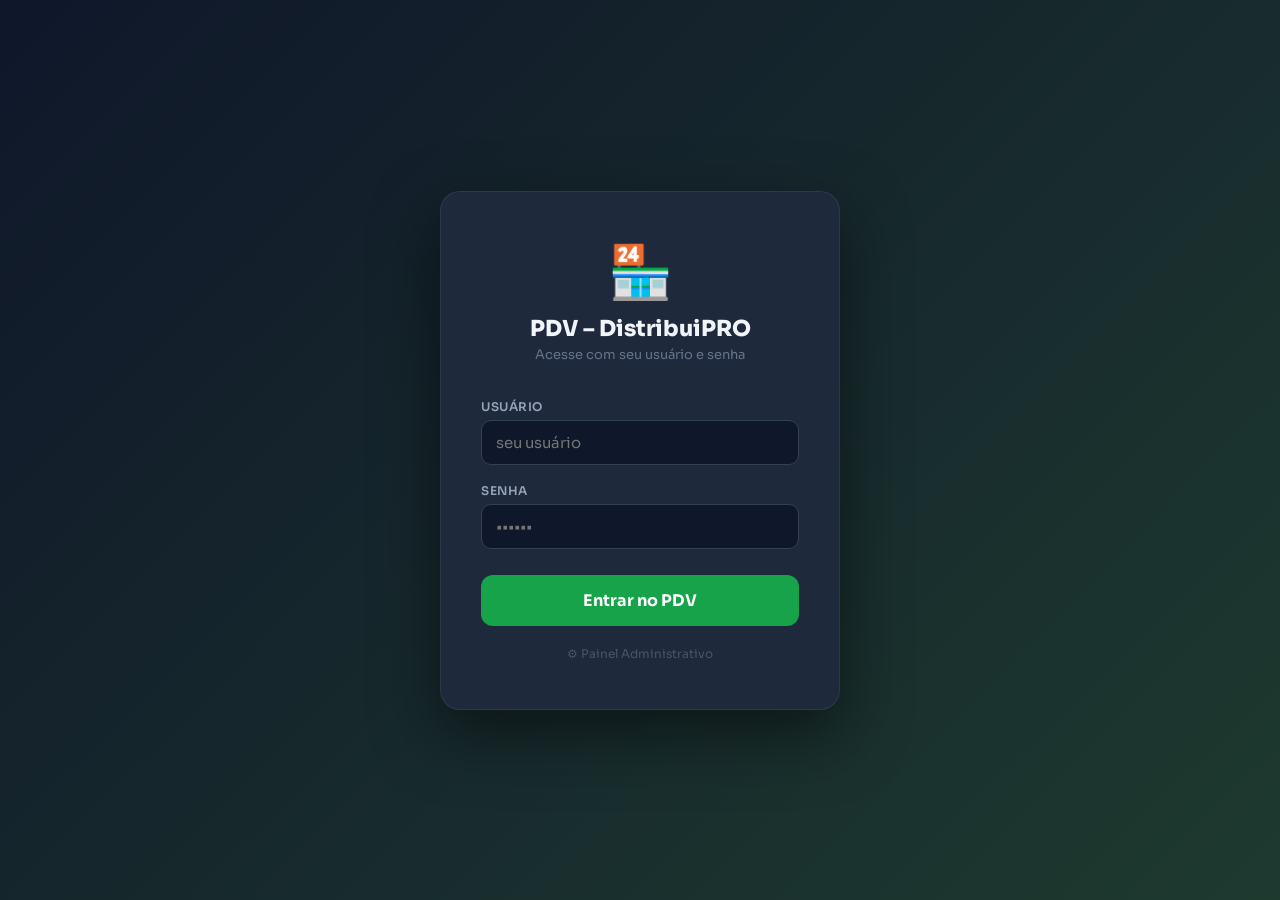
<file: pdv.html>
<!DOCTYPE html>
<html lang="pt-BR">
<head>
<meta charset="UTF-8"/>
<meta name="viewport" content="width=device-width, initial-scale=1.0"/>
<title>PDV – DistribuiPRO</title>
<link href="https://fonts.googleapis.com/css2?family=Sora:wght@300;400;500;600;700;800&display=swap" rel="stylesheet"/>
<style>
*{box-sizing:border-box;margin:0;padding:0}
body{font-family:'Sora',sans-serif;background:#0f172a;color:#f1f5f9;min-height:100vh}
button{cursor:pointer;font-family:'Sora',sans-serif}
input,select,textarea{font-family:'Sora',sans-serif}

/* ── UTILITÁRIOS ── */
.hidden{display:none!important}
.screen{display:none;min-height:100vh}
.screen.active{display:flex}

/* ── LOGIN ── */
#screen-login{align-items:center;justify-content:center;background:linear-gradient(135deg,#0f172a 0%,#1e3a2f 100%)}
.login-box{background:#1e293b;border-radius:20px;padding:48px 40px;width:100%;max-width:400px;box-shadow:0 24px 64px rgba(0,0,0,.5);border:1px solid rgba(255,255,255,.07)}
.login-logo{text-align:center;margin-bottom:36px}
.login-logo .icon{font-size:52px;display:block;margin-bottom:10px}
.login-logo h1{font-size:22px;font-weight:800;color:#f1f5f9}
.login-logo p{font-size:13px;color:#64748b;margin-top:4px}
.field{margin-bottom:18px}
.field label{display:block;font-size:12px;font-weight:600;color:#94a3b8;margin-bottom:6px;text-transform:uppercase;letter-spacing:.5px}
.field input,.field select{width:100%;background:#0f172a;border:1.5px solid #334155;border-radius:10px;padding:12px 14px;color:#f1f5f9;font-size:15px;outline:none;transition:.2s}
.field input:focus,.field select:focus{border-color:#16a34a;box-shadow:0 0 0 3px rgba(22,163,74,.15)}
.btn-login{width:100%;background:#16a34a;color:white;border:none;border-radius:12px;padding:15px;font-size:16px;font-weight:700;margin-top:8px;transition:.2s}
.btn-login:hover{background:#15803d}
.login-error{background:rgba(239,68,68,.1);border:1px solid rgba(239,68,68,.3);color:#fca5a5;border-radius:8px;padding:10px 14px;font-size:13px;margin-bottom:16px;display:none}

/* ── ABERTURA DE CAIXA ── */
#screen-abertura{align-items:center;justify-content:center;background:#0f172a;flex-direction:column}
.abertura-box{background:#1e293b;border-radius:20px;padding:48px 40px;width:100%;max-width:440px;border:1px solid rgba(255,255,255,.07);box-shadow:0 24px 64px rgba(0,0,0,.5)}
.abertura-box h2{font-size:20px;font-weight:800;margin-bottom:6px;color:#f1f5f9}
.abertura-box p{font-size:13px;color:#64748b;margin-bottom:28px}
.valor-input{background:#0f172a;border:2px solid #16a34a;border-radius:12px;padding:16px 18px;font-size:28px;font-weight:800;color:#4ade80;width:100%;outline:none;text-align:center;letter-spacing:1px}
.btn-abertura{width:100%;background:#16a34a;color:white;border:none;border-radius:12px;padding:16px;font-size:16px;font-weight:700;margin-top:20px;transition:.2s}
.btn-abertura:hover{background:#15803d}

/* ── PDV PRINCIPAL ── */
#screen-pdv{flex-direction:column;background:#0f172a}
.pdv-header{background:#1e293b;border-bottom:1px solid #334155;padding:12px 20px;display:flex;align-items:center;gap:16px;flex-shrink:0}
.pdv-header .brand{font-size:18px;font-weight:800;color:#4ade80;flex:1}
.pdv-header .operador{font-size:12px;color:#64748b;background:#0f172a;padding:6px 12px;border-radius:8px}
.pdv-header .caixa-info{font-size:12px;color:#94a3b8}
.pdv-header-btns{display:flex;gap:8px}
.btn-hdr{background:#334155;color:#cbd5e1;border:none;border-radius:8px;padding:8px 14px;font-size:12px;font-weight:600;transition:.2s}
.btn-hdr:hover{background:#475569}
.btn-hdr.danger{background:rgba(239,68,68,.15);color:#fca5a5}
.btn-hdr.danger:hover{background:rgba(239,68,68,.25)}
.btn-hdr.warn{background:rgba(251,191,36,.12);color:#fde68a}
.btn-hdr.warn:hover{background:rgba(251,191,36,.2)}
.pdv-body{display:flex;flex:1;overflow:hidden}
.pdv-left{flex:1;display:flex;flex-direction:column;padding:16px;gap:12px;overflow:hidden}
.pdv-right{width:320px;background:#1e293b;border-left:1px solid #334155;display:flex;flex-direction:column;padding:16px;gap:10px;flex-shrink:0}

/* Campo de código */
.codigo-wrap{position:relative}
.codigo-wrap .lbl{font-size:11px;font-weight:700;color:#4ade80;text-transform:uppercase;letter-spacing:.5px;margin-bottom:6px}
.codigo-input{width:100%;background:#1e293b;border:2px solid #16a34a;border-radius:12px;padding:14px 18px;font-size:20px;font-weight:700;color:#f1f5f9;outline:none;letter-spacing:2px}
.codigo-input::placeholder{font-size:14px;font-weight:400;letter-spacing:0;color:#475569}
.codigo-input:focus{box-shadow:0 0 0 4px rgba(22,163,74,.2)}
.busca-result{position:absolute;top:100%;left:0;right:0;background:#1e293b;border:1.5px solid #334155;border-radius:10px;margin-top:4px;z-index:100;max-height:200px;overflow-y:auto;display:none}
.busca-item{padding:10px 14px;cursor:pointer;border-bottom:1px solid #334155;display:flex;justify-content:space-between;align-items:center;font-size:14px}
.busca-item:last-child{border-bottom:none}
.busca-item:hover,.busca-item.selected{background:#334155}
.busca-item .nome{color:#f1f5f9;font-weight:600}
.busca-item .preco{color:#4ade80;font-weight:700;font-size:13px}

/* Itens */
.itens-header{display:flex;justify-content:space-between;align-items:center}
.itens-header span{font-size:12px;font-weight:700;color:#64748b;text-transform:uppercase;letter-spacing:.5px}
.itens-lista{flex:1;overflow-y:auto;display:flex;flex-direction:column;gap:6px}
.itens-lista::-webkit-scrollbar{width:4px}
.itens-lista::-webkit-scrollbar-track{background:transparent}
.itens-lista::-webkit-scrollbar-thumb{background:#334155;border-radius:2px}
.item-row{background:#1e293b;border-radius:10px;padding:10px 12px;display:flex;align-items:center;gap:10px;border:1px solid #334155;animation:fadeIn .15s ease}
@keyframes fadeIn{from{opacity:0;transform:translateY(-4px)}to{opacity:1;transform:translateY(0)}}
.item-row .item-nome{flex:1;font-size:14px;font-weight:600;color:#f1f5f9}
.item-row .item-cod{font-size:11px;color:#64748b;display:block}
.item-qtd{display:flex;align-items:center;gap:6px}
.item-qtd button{width:26px;height:26px;background:#334155;border:none;border-radius:6px;color:#f1f5f9;font-size:16px;font-weight:700;display:flex;align-items:center;justify-content:center;transition:.15s}
.item-qtd button:hover{background:#475569}
.item-qtd span{min-width:28px;text-align:center;font-size:15px;font-weight:700;color:#f1f5f9}
.item-sub{font-size:14px;font-weight:700;color:#4ade80;min-width:70px;text-align:right}
.item-rm{background:none;border:none;color:#475569;font-size:16px;padding:4px;transition:.15s}
.item-rm:hover{color:#ef4444}
.itens-vazio{text-align:center;padding:40px 20px;color:#334155;font-size:14px}
.itens-vazio .icon{font-size:40px;display:block;margin-bottom:8px}

/* Painel direito */
.resumo-linha{display:flex;justify-content:space-between;align-items:center;padding:6px 0;border-bottom:1px solid #334155}
.resumo-linha:last-child{border-bottom:none}
.resumo-linha .rl-label{font-size:13px;color:#64748b}
.resumo-linha .rl-val{font-size:14px;font-weight:700;color:#f1f5f9}
.total-grande{background:#0f172a;border-radius:12px;padding:14px 16px;text-align:center;border:1px solid #334155}
.total-grande .tg-label{font-size:11px;color:#64748b;text-transform:uppercase;letter-spacing:.5px}
.total-grande .tg-val{font-size:32px;font-weight:800;color:#4ade80;margin-top:4px}
.pgto-btns{display:grid;grid-template-columns:1fr 1fr 1fr;gap:8px}
.btn-pgto{background:#1e293b;border:2px solid #334155;border-radius:10px;padding:12px 8px;font-size:12px;font-weight:700;color:#94a3b8;transition:.2s;display:flex;flex-direction:column;align-items:center;gap:4px}
.btn-pgto .pg-icon{font-size:20px}
.btn-pgto:hover,.btn-pgto.active{border-color:#16a34a;color:#4ade80;background:rgba(22,163,74,.1)}
.troco-box{background:rgba(251,191,36,.08);border:1px solid rgba(251,191,36,.2);border-radius:10px;padding:12px;display:none}
.troco-box label{font-size:11px;color:#fde68a;font-weight:700;text-transform:uppercase;letter-spacing:.5px;display:block;margin-bottom:6px}
.troco-box input{width:100%;background:#0f172a;border:1.5px solid rgba(251,191,36,.3);border-radius:8px;padding:10px;color:#fde68a;font-size:18px;font-weight:700;outline:none;text-align:center}
.troco-resultado{font-size:13px;color:#fde68a;margin-top:8px;text-align:center;font-weight:600}
.btn-finalizar{background:#16a34a;color:white;border:none;border-radius:12px;padding:16px;font-size:16px;font-weight:800;transition:.2s;width:100%}
.btn-finalizar:hover{background:#15803d}
.btn-finalizar:disabled{background:#334155;color:#475569;cursor:not-allowed}
.btn-limpar{background:rgba(239,68,68,.1);color:#fca5a5;border:1px solid rgba(239,68,68,.2);border-radius:10px;padding:10px;font-size:13px;font-weight:600;width:100%;transition:.2s}
.btn-limpar:hover{background:rgba(239,68,68,.2)}

/* ── MODAIS ── */
.modal-overlay{position:fixed;inset:0;background:rgba(0,0,0,.7);z-index:200;display:flex;align-items:center;justify-content:center;padding:16px;backdrop-filter:blur(4px)}
.modal{background:#1e293b;border-radius:20px;padding:32px;width:100%;max-width:420px;border:1px solid #334155;box-shadow:0 24px 64px rgba(0,0,0,.5)}
.modal h2{font-size:18px;font-weight:800;margin-bottom:6px;color:#f1f5f9}
.modal p{font-size:13px;color:#64748b;margin-bottom:24px}
.modal-btns{display:flex;gap:10px;margin-top:24px}
.btn-modal-cancel{flex:1;background:#334155;color:#cbd5e1;border:none;border-radius:10px;padding:13px;font-size:14px;font-weight:600;transition:.2s}
.btn-modal-cancel:hover{background:#475569}
.btn-modal-ok{flex:1;background:#16a34a;color:white;border:none;border-radius:10px;padding:13px;font-size:14px;font-weight:700;transition:.2s}
.btn-modal-ok:hover{background:#15803d}
.btn-modal-ok.red{background:#ef4444}
.btn-modal-ok.red:hover{background:#dc2626}

/* Fechamento resumo */
.fech-resumo{background:#0f172a;border-radius:12px;padding:16px;margin-bottom:8px}
.fech-linha{display:flex;justify-content:space-between;padding:7px 0;border-bottom:1px solid #1e293b;font-size:14px}
.fech-linha:last-child{border-bottom:none;padding-top:12px;margin-top:4px}
.fech-linha.total{font-weight:800;font-size:16px;color:#4ade80}
.fech-linha .fl-label{color:#94a3b8}
.fech-linha .fl-val{color:#f1f5f9;font-weight:600}

/* Toast */
#toast{position:fixed;bottom:24px;left:50%;transform:translateX(-50%) translateY(100px);background:#1e293b;border:1px solid #334155;color:#f1f5f9;padding:12px 24px;border-radius:12px;font-size:14px;font-weight:600;z-index:999;transition:.3s;opacity:0;white-space:nowrap}
#toast.show{transform:translateX(-50%) translateY(0);opacity:1}
#toast.ok{border-color:rgba(22,163,74,.5);background:rgba(22,163,74,.15);color:#4ade80}
#toast.err{border-color:rgba(239,68,68,.5);background:rgba(239,68,68,.15);color:#fca5a5}
#toast.warn{border-color:rgba(251,191,36,.4);background:rgba(251,191,36,.08);color:#fde68a}

/* ── RESPONSIVE ── */
@media(max-width:700px){
  .pdv-body{flex-direction:column}
  .pdv-right{width:100%;border-left:none;border-top:1px solid #334155;max-height:50vh;overflow-y:auto}
  .pdv-header .caixa-info{display:none}
}
</style>
</head>
<body>

<!-- ══════════ LOGIN ══════════ -->
<div class="screen active" id="screen-login">
  <div class="login-box">
    <div class="login-logo">
      <span class="icon">🏪</span>
      <h1>PDV – DistribuiPRO</h1>
      <p>Acesse com seu usuário e senha</p>
    </div>
    <div class="login-error" id="login-error">Usuário ou senha incorretos.</div>
    <div class="field"><label>Usuário</label><input type="text" id="login-usuario" placeholder="seu usuário" autocomplete="username"/></div>
    <div class="field"><label>Senha</label><input type="password" id="login-senha" placeholder="••••••" autocomplete="current-password"/></div>
    <button class="btn-login" onclick="fazerLogin()">Entrar no PDV</button>
    <p style="text-align:center;margin-top:20px;font-size:12px;color:#334155">
      <a href="app.html" style="color:#475569;text-decoration:none">⚙ Painel Administrativo</a>
    </p>
  </div>
</div>

<!-- ══════════ ABERTURA DE CAIXA ══════════ -->
<div class="screen" id="screen-abertura" style="align-items:center;justify-content:center;flex-direction:column">
  <div class="abertura-box">
    <h2>💰 Abertura de Caixa</h2>
    <p>Informe o valor inicial em dinheiro no caixa</p>
    <div class="field"><label>Valor Inicial (R$)</label>
      <input type="number" class="valor-input" id="abertura-valor" min="0" step="0.01" placeholder="0,00" value="0"/>
    </div>
    <div class="field"><label>Operador</label>
      <input type="text" id="abertura-operador" readonly style="background:#0f172a;border:1.5px solid #334155;border-radius:10px;padding:12px 14px;color:#64748b;font-size:15px;width:100%"/>
    </div>
    <button class="btn-abertura" onclick="abrirCaixa()">✓ Abrir Caixa e Iniciar</button>
  </div>
</div>

<!-- ══════════ PDV PRINCIPAL ══════════ -->
<div class="screen" id="screen-pdv" style="flex-direction:column">
  <!-- Header -->
  <div class="pdv-header">
    <div class="brand">🏪 PDV</div>
    <div class="operador" id="pdv-operador-nome">Operador</div>
    <div class="caixa-info" id="pdv-caixa-info">Caixa aberto</div>
    <div class="pdv-header-btns">
      <button class="btn-hdr warn" onclick="abrirModalSangria()">💸 Sangria <kbd style="font-size:10px;opacity:.6">F2</kbd></button>
      <button class="btn-hdr danger" onclick="abrirModalFechamento()">⛔ Fechar Caixa <kbd style="font-size:10px;opacity:.6">F3</kbd></button>
    </div>
  </div>

  <!-- Corpo -->
  <div class="pdv-body">
    <!-- Esquerda: campo + itens -->
    <div class="pdv-left">
      <div class="codigo-wrap">
        <div class="lbl">📷 Código de barras / busca por nome</div>
        <input type="text" class="codigo-input" id="codigo-input" placeholder="Leia o código ou digite o nome do produto..." autocomplete="off" autocorrect="off"/>
        <div class="busca-result" id="busca-result"></div>
      </div>
      <div class="itens-header">
        <span>Itens da venda</span>
        <span id="itens-count" style="color:#4ade80">0 itens</span>
      </div>
      <div class="itens-lista" id="itens-lista">
        <div class="itens-vazio">
          <span class="icon">🛒</span>
          Leia um produto para começar
        </div>
      </div>
    </div>

    <!-- Direita: resumo + pagamento -->
    <div class="pdv-right">
      <div class="resumo-linha">
        <span class="rl-label">Subtotal</span>
        <span class="rl-val" id="res-subtotal">R$ 0,00</span>
      </div>
      <div class="resumo-linha">
        <span class="rl-label">Desconto</span>
        <input type="number" id="res-desconto" min="0" step="0.01" value="0"
          style="width:80px;background:#0f172a;border:1px solid #334155;border-radius:6px;padding:4px 8px;color:#fde68a;font-size:13px;font-weight:700;text-align:right;outline:none"
          oninput="atualizarTotal()"/>
      </div>
      <div class="total-grande">
        <div class="tg-label">Total a pagar</div>
        <div class="tg-val" id="res-total">R$ 0,00</div>
      </div>

      <div style="font-size:11px;color:#64748b;text-transform:uppercase;letter-spacing:.5px;font-weight:700">Pagamento</div>
      <div class="pgto-btns">
        <button class="btn-pgto active" id="pgto-dinheiro" onclick="selecionarPgto('dinheiro')">
          <span class="pg-icon">💵</span>Dinheiro
        </button>
        <button class="btn-pgto" id="pgto-cartao" onclick="selecionarPgto('cartao')">
          <span class="pg-icon">💳</span>Cartão
        </button>
        <button class="btn-pgto" id="pgto-pix" onclick="selecionarPgto('pix')">
          <span class="pg-icon">📱</span>PIX
        </button>
      </div>

      <div class="troco-box" id="troco-box">
        <label>Valor recebido (R$)</label>
        <input type="number" id="recebido-input" min="0" step="0.01" placeholder="0,00" oninput="calcularTroco()"/>
        <div class="troco-resultado" id="troco-resultado"></div>
      </div>

      <button class="btn-finalizar" id="btn-finalizar" onclick="finalizarVenda()" disabled>
        ✓ Finalizar Venda
      </button>
      <button class="btn-limpar" onclick="confirmarLimpar()">🗑 Limpar venda</button>
    </div>
  </div>
</div>

<!-- ══════════ MODAL SANGRIA ══════════ -->
<div class="modal-overlay hidden" id="modal-sangria">
  <div class="modal">
    <h2>💸 Sangria de Caixa</h2>
    <p>Registre a retirada de dinheiro do caixa</p>
    <div class="field"><label>Valor da Sangria (R$)</label>
      <input type="number" id="sangria-valor" min="0.01" step="0.01" placeholder="0,00"
        style="width:100%;background:#0f172a;border:1.5px solid #334155;border-radius:10px;padding:12px 14px;color:#fde68a;font-size:22px;font-weight:800;text-align:center;outline:none"/>
    </div>
    <div class="field"><label>Motivo (opcional)</label>
      <input type="text" id="sangria-motivo" placeholder="Ex: pagamento fornecedor..."
        style="width:100%;background:#0f172a;border:1.5px solid #334155;border-radius:10px;padding:12px 14px;color:#f1f5f9;font-size:14px;outline:none"/>
    </div>
    <div class="modal-btns">
      <button class="btn-modal-cancel" onclick="fecharModal('modal-sangria')">Cancelar</button>
      <button class="btn-modal-ok" onclick="confirmarSangria()">✓ Registrar Sangria</button>
    </div>
  </div>
</div>

<!-- ══════════ MODAL FECHAMENTO ══════════ -->
<div class="modal-overlay hidden" id="modal-fechamento">
  <div class="modal" style="max-width:480px">
    <h2>⛔ Fechar Caixa</h2>
    <p>Resumo do dia — confirme para encerrar</p>
    <div class="fech-resumo" id="fech-resumo"></div>
    <div class="modal-btns">
      <button class="btn-modal-cancel" onclick="fecharModal('modal-fechamento')">Cancelar</button>
      <button class="btn-modal-ok red" onclick="confirmarFechamento()">⛔ Confirmar Fechamento</button>
    </div>
  </div>
</div>

<!-- ══════════ MODAL LIMPAR ══════════ -->
<div class="modal-overlay hidden" id="modal-limpar">
  <div class="modal">
    <h2>🗑 Limpar Venda</h2>
    <p>Deseja remover todos os itens da venda atual?</p>
    <div class="modal-btns">
      <button class="btn-modal-cancel" onclick="fecharModal('modal-limpar')">Cancelar</button>
      <button class="btn-modal-ok red" onclick="limparVenda()">Limpar</button>
    </div>
  </div>
</div>

<!-- ══════════ MODAL VENDA OK ══════════ -->
<div class="modal-overlay hidden" id="modal-venda-ok">
  <div class="modal" style="text-align:center">
    <div style="font-size:56px;margin-bottom:12px">✅</div>
    <h2 style="font-size:22px;margin-bottom:8px">Venda Finalizada!</h2>
    <div id="venda-ok-info" style="font-size:15px;color:#4ade80;font-weight:700;margin-bottom:8px"></div>
    <div id="venda-ok-troco" style="font-size:14px;color:#fde68a;margin-bottom:20px"></div>
    <button class="btn-finalizar" onclick="fecharVendaOk()">Nova Venda</button>
  </div>
</div>

<!-- ══════════ MODAL CADASTRO RÁPIDO ══════════ -->
<div class="modal-overlay hidden" id="modal-cadastro-rapido">
  <div class="modal" style="max-width:400px">
    <h2>📦 Produto não encontrado</h2>
    <p>Código lido não está cadastrado. Cadastre agora e já adiciona na venda!</p>
    <div class="field">
      <label>Código de Barras</label>
      <input type="text" id="cr-codigo" readonly
        style="width:100%;background:#0f172a;border:1.5px solid #334155;border-radius:10px;padding:12px 14px;color:#4ade80;font-size:15px;font-weight:700;letter-spacing:2px"/>
    </div>
    <div class="field">
      <label>Nome do Produto *</label>
      <input type="text" id="cr-nome" placeholder="Ex: Água 500ml, Gás 13kg..."
        style="width:100%;background:#0f172a;border:1.5px solid #334155;border-radius:10px;padding:12px 14px;color:#f1f5f9;font-size:15px;outline:none"/>
    </div>
    <div style="display:grid;grid-template-columns:1fr 1fr;gap:12px">
      <div class="field">
        <label>Preço (R$) *</label>
        <input type="number" id="cr-preco" min="0" step="0.01" placeholder="0,00"
          style="width:100%;background:#0f172a;border:1.5px solid #334155;border-radius:10px;padding:12px 14px;color:#f1f5f9;font-size:15px;outline:none"/>
      </div>
      <div class="field">
        <label>Unidade</label>
        <input type="text" id="cr-unidade" placeholder="unidade"
          style="width:100%;background:#0f172a;border:1.5px solid #334155;border-radius:10px;padding:12px 14px;color:#f1f5f9;font-size:15px;outline:none"/>
      </div>
    </div>
    <div class="modal-btns">
      <button class="btn-modal-cancel" onclick="fecharModal('modal-cadastro-rapido');focarCodigo()">Cancelar</button>
      <button class="btn-modal-ok" onclick="salvarCadastroRapido()">💾 Salvar e Adicionar</button>
    </div>
  </div>
</div>

<div id="toast"></div>

<script>
// ── STORAGE ──────────────────────────────────────────────────────────────────
const DB = {
  get: (k, def = null) => { try { const v = localStorage.getItem(k); return v !== null ? JSON.parse(v) : def; } catch { return def; } },
  set: (k, v) => localStorage.setItem(k, JSON.stringify(v))
};
const uid = () => Date.now().toString(36) + Math.random().toString(36).slice(2, 6);
const moeda = v => 'R$ ' + Number(v || 0).toFixed(2).replace('.', ',').replace(/\B(?=(\d{3})+(?!\d))/g, '.');

// ── ESTADO ───────────────────────────────────────────────────────────────────
let usuarioLogado = null;
let caixaAtual    = null;
let itensVenda    = [];
let pgtoAtual     = 'dinheiro';
let buscaIdx      = -1;
let buscaItens    = [];

// ── INICIALIZAÇÃO ─────────────────────────────────────────────────────────────
;(function init() {
  // Cria usuário padrão se não existir
  let usuarios = DB.get('pdv_usuarios', []);
  if (!usuarios.length) {
    usuarios = [{ id: uid(), nome: 'Admin', usuario: 'admin', senha: '1234' }];
    DB.set('pdv_usuarios', usuarios);
  }

  // Enter no login
  document.getElementById('login-senha').addEventListener('keydown', e => { if (e.key === 'Enter') fazerLogin(); });
  document.getElementById('login-usuario').addEventListener('keydown', e => { if (e.key === 'Enter') document.getElementById('login-senha').focus(); });

  // Atalhos globais
  document.addEventListener('keydown', e => {
    if (e.key === 'F2') { e.preventDefault(); if (caixaAtual) abrirModalSangria(); }
    if (e.key === 'F3') { e.preventDefault(); if (caixaAtual) abrirModalFechamento(); }
    if (e.key === 'Escape') { fecharTodasModais(); focarCodigo(); }
  });

  // Campo de código
  const inp = document.getElementById('codigo-input');
  inp.addEventListener('input', onCodigoInput);
  inp.addEventListener('keydown', onCodigoKeydown);
  document.addEventListener('click', e => {
    if (!e.target.closest('#busca-result') && !e.target.closest('#codigo-input')) {
      ocultarBusca();
    }
  });
})();

// ── LOGIN ─────────────────────────────────────────────────────────────────────
function fazerLogin() {
  const usuario = document.getElementById('login-usuario').value.trim().toLowerCase();
  const senha   = document.getElementById('login-senha').value;
  const usuarios = DB.get('pdv_usuarios', []);
  const u = usuarios.find(u => u.usuario.toLowerCase() === usuario && u.senha === senha);
  if (!u) {
    document.getElementById('login-error').style.display = 'block';
    document.getElementById('login-senha').value = '';
    return;
  }
  usuarioLogado = u;
  document.getElementById('login-error').style.display = 'none';

  // Verifica se há caixa aberto
  caixaAtual = DB.get('pdv_caixa_atual', null);
  if (caixaAtual) {
    abrirPDV();
  } else {
    mostrarAbertura();
  }
}

// ── ABERTURA DE CAIXA ─────────────────────────────────────────────────────────
function mostrarAbertura() {
  mostrarScreen('screen-abertura');
  document.getElementById('abertura-operador').value = usuarioLogado.nome;
  setTimeout(() => document.getElementById('abertura-valor').focus(), 100);
}

function abrirCaixa() {
  const valor = parseFloat(document.getElementById('abertura-valor').value) || 0;
  caixaAtual = {
    id: uid(),
    operador: usuarioLogado.nome,
    abertura: new Date().toISOString(),
    valorInicial: valor,
    vendas: [],
    sangrias: []
  };
  DB.set('pdv_caixa_atual', caixaAtual);
  toast('Caixa aberto! Bom atendimento 🎉');
  abrirPDV();
}

// ── PDV ───────────────────────────────────────────────────────────────────────
function abrirPDV() {
  mostrarScreen('screen-pdv');
  document.getElementById('pdv-operador-nome').textContent = '👤 ' + (usuarioLogado?.nome || caixaAtual?.operador || '');
  const hora = new Date(caixaAtual.abertura).toLocaleTimeString('pt-BR', { hour: '2-digit', minute: '2-digit' });
  document.getElementById('pdv-caixa-info').textContent = `Aberto às ${hora} · ${caixaAtual.vendas.length} venda(s)`;
  renderItens();
  setTimeout(focarCodigo, 200);
}

function focarCodigo() {
  const inp = document.getElementById('codigo-input');
  if (inp) inp.focus();
}

// ── BUSCA DE PRODUTO ──────────────────────────────────────────────────────────
function onCodigoInput(e) {
  const val = this.value.trim();
  if (!val) { ocultarBusca(); return; }

  const produtos = DB.get('dpro_produtos', []);

  // Busca por código exato (leitor)
  const exato = produtos.find(p => (p.codigo || '').trim() === val);
  if (exato) {
    adicionarProduto(exato);
    this.value = '';
    ocultarBusca();
    return;
  }

  // Código parece ser de leitor (só números, 8+ dígitos) e não foi encontrado
  const pareceCodigoBarras = /^\d{8,}$/.test(val);
  if (pareceCodigoBarras) {
    ocultarBusca();
    abrirCadastroRapido(val);
    return;
  }

  // Busca por nome
  const resultado = produtos.filter(p =>
    p.nome.toLowerCase().includes(val.toLowerCase()) ||
    (p.codigo || '').includes(val)
  ).slice(0, 8);

  buscaItens = resultado;
  buscaIdx = -1;
  mostrarBusca(resultado);
}

function onCodigoKeydown(e) {
  const box = document.getElementById('busca-result');
  const visivel = box.style.display === 'block';

  if (e.key === 'ArrowDown') {
    e.preventDefault();
    if (!visivel) return;
    buscaIdx = Math.min(buscaIdx + 1, buscaItens.length - 1);
    atualizarSelecaoBusca();
  } else if (e.key === 'ArrowUp') {
    e.preventDefault();
    buscaIdx = Math.max(buscaIdx - 1, -1);
    atualizarSelecaoBusca();
  } else if (e.key === 'Enter') {
    e.preventDefault();
    if (visivel && buscaIdx >= 0 && buscaItens[buscaIdx]) {
      adicionarProduto(buscaItens[buscaIdx]);
      this.value = '';
      ocultarBusca();
    } else if (visivel && buscaItens.length === 1) {
      adicionarProduto(buscaItens[0]);
      this.value = '';
      ocultarBusca();
    }
  }
}

function mostrarBusca(produtos) {
  const box = document.getElementById('busca-result');
  if (!produtos.length) { ocultarBusca(); return; }
  box.innerHTML = produtos.map((p, i) => `
    <div class="busca-item" data-idx="${i}" onclick="selecionarBusca(${i})">
      <span>
        <span class="nome">${p.nome}</span>
        ${p.codigo ? `<small style="color:#475569;display:block;font-size:11px">Cód: ${p.codigo}</small>` : ''}
      </span>
      <span class="preco">${moeda(p.preco)}</span>
    </div>`).join('');
  box.style.display = 'block';
}

function atualizarSelecaoBusca() {
  document.querySelectorAll('.busca-item').forEach((el, i) => {
    el.classList.toggle('selected', i === buscaIdx);
  });
}

function selecionarBusca(idx) {
  adicionarProduto(buscaItens[idx]);
  document.getElementById('codigo-input').value = '';
  ocultarBusca();
  focarCodigo();
}

function ocultarBusca() {
  document.getElementById('busca-result').style.display = 'none';
  buscaItens = [];
  buscaIdx = -1;
}

// ── ITENS DA VENDA ────────────────────────────────────────────────────────────
function adicionarProduto(p) {
  const existe = itensVenda.find(i => i.prodId === p.id);
  if (existe) {
    existe.qtd++;
    existe.subtotal = existe.qtd * existe.preco;
    toast(p.nome + ' +1');
  } else {
    itensVenda.push({ id: uid(), prodId: p.id, nome: p.nome, codigo: p.codigo || '', preco: p.preco, unidade: p.unidade || 'un', qtd: 1, subtotal: p.preco });
    toast(p.nome + ' adicionado ✓', 'ok');
  }
  renderItens();
  atualizarTotal();
}

function alterarQtd(id, delta) {
  const item = itensVenda.find(i => i.id === id);
  if (!item) return;
  item.qtd += delta;
  if (item.qtd <= 0) {
    itensVenda = itensVenda.filter(i => i.id !== id);
  } else {
    item.subtotal = item.qtd * item.preco;
  }
  renderItens();
  atualizarTotal();
  focarCodigo();
}

function removerItem(id) {
  itensVenda = itensVenda.filter(i => i.id !== id);
  renderItens();
  atualizarTotal();
  focarCodigo();
}

function renderItens() {
  const lista = document.getElementById('itens-lista');
  const count = document.getElementById('itens-count');
  count.textContent = itensVenda.length + (itensVenda.length === 1 ? ' item' : ' itens');

  if (!itensVenda.length) {
    lista.innerHTML = '<div class="itens-vazio"><span class="icon">🛒</span>Leia um produto para começar</div>';
    document.getElementById('btn-finalizar').disabled = true;
    return;
  }

  lista.innerHTML = itensVenda.map(i => `
    <div class="item-row">
      <div style="flex:1">
        <div class="item-nome">${i.nome}</div>
        ${i.codigo ? `<span class="item-cod">${i.codigo}</span>` : ''}
      </div>
      <div class="item-qtd">
        <button onclick="alterarQtd('${i.id}', -1)">−</button>
        <span>${i.qtd}</span>
        <button onclick="alterarQtd('${i.id}', +1)">+</button>
      </div>
      <div class="item-sub">${moeda(i.subtotal)}</div>
      <button class="item-rm" onclick="removerItem('${i.id}')">✕</button>
    </div>`).join('');

  document.getElementById('btn-finalizar').disabled = false;
}

// ── TOTAIS ────────────────────────────────────────────────────────────────────
function atualizarTotal() {
  const subtotal  = itensVenda.reduce((s, i) => s + i.subtotal, 0);
  const desconto  = parseFloat(document.getElementById('res-desconto').value) || 0;
  const total     = Math.max(0, subtotal - desconto);
  document.getElementById('res-subtotal').textContent = moeda(subtotal);
  document.getElementById('res-total').textContent    = moeda(total);
  if (pgtoAtual === 'dinheiro') calcularTroco();
}

function selecionarPgto(tipo) {
  pgtoAtual = tipo;
  ['dinheiro','cartao','pix'].forEach(t => {
    document.getElementById('pgto-' + t).classList.toggle('active', t === tipo);
  });
  const trocoBox = document.getElementById('troco-box');
  trocoBox.style.display = tipo === 'dinheiro' ? 'block' : 'none';
  if (tipo === 'dinheiro') setTimeout(() => document.getElementById('recebido-input').focus(), 100);
  else focarCodigo();
}

function calcularTroco() {
  const total    = parseFloat(document.getElementById('res-total').textContent.replace('R$ ','').replace('.','').replace(',','.')) || 0;
  const recebido = parseFloat(document.getElementById('recebido-input').value) || 0;
  const troco    = recebido - total;
  const el       = document.getElementById('troco-resultado');
  if (recebido > 0) {
    el.textContent = troco >= 0 ? `Troco: ${moeda(troco)}` : `Faltam: ${moeda(Math.abs(troco))}`;
    el.style.color = troco >= 0 ? '#4ade80' : '#fca5a5';
  } else {
    el.textContent = '';
  }
}

// ── FINALIZAR VENDA ───────────────────────────────────────────────────────────
function finalizarVenda() {
  if (!itensVenda.length) return;
  const subtotal = itensVenda.reduce((s, i) => s + i.subtotal, 0);
  const desconto = parseFloat(document.getElementById('res-desconto').value) || 0;
  const total    = Math.max(0, subtotal - desconto);
  const recebido = pgtoAtual === 'dinheiro' ? (parseFloat(document.getElementById('recebido-input').value) || 0) : total;
  const troco    = pgtoAtual === 'dinheiro' ? Math.max(0, recebido - total) : 0;

  const venda = {
    id: uid(), hora: new Date().toISOString(),
    itens: [...itensVenda], subtotal, desconto, total, pgto: pgtoAtual, troco
  };

  caixaAtual.vendas.push(venda);
  DB.set('pdv_caixa_atual', caixaAtual);

  // Salva também no histórico geral
  const historico = DB.get('pdv_historico', []);
  historico.unshift(venda);
  DB.set('pdv_historico', historico);

  document.getElementById('venda-ok-info').textContent = `Total: ${moeda(total)} · ${pgtoAtual.charAt(0).toUpperCase() + pgtoAtual.slice(1)}`;
  document.getElementById('venda-ok-troco').textContent = troco > 0 ? `Troco: ${moeda(troco)}` : '';
  abrirModal('modal-venda-ok');
}

function fecharVendaOk() {
  fecharModal('modal-venda-ok');
  limparVenda(true);
  // Atualiza contador
  document.getElementById('pdv-caixa-info').textContent = `Aberto · ${caixaAtual.vendas.length} venda(s)`;
}

// ── LIMPAR VENDA ──────────────────────────────────────────────────────────────
function confirmarLimpar() {
  if (!itensVenda.length) return;
  abrirModal('modal-limpar');
}

function limparVenda(silencioso = false) {
  itensVenda = [];
  document.getElementById('res-desconto').value = '0';
  document.getElementById('recebido-input').value = '';
  document.getElementById('troco-resultado').textContent = '';
  renderItens();
  atualizarTotal();
  fecharModal('modal-limpar');
  if (!silencioso) toast('Venda limpa', 'warn');
  focarCodigo();
}

// ── SANGRIA ───────────────────────────────────────────────────────────────────
function abrirModalSangria() {
  document.getElementById('sangria-valor').value = '';
  document.getElementById('sangria-motivo').value = '';
  abrirModal('modal-sangria');
  setTimeout(() => document.getElementById('sangria-valor').focus(), 100);
}

function confirmarSangria() {
  const valor  = parseFloat(document.getElementById('sangria-valor').value);
  const motivo = document.getElementById('sangria-motivo').value.trim();
  if (!valor || valor <= 0) { toast('Informe um valor válido', 'err'); return; }
  caixaAtual.sangrias.push({ valor, motivo, hora: new Date().toISOString() });
  DB.set('pdv_caixa_atual', caixaAtual);
  fecharModal('modal-sangria');
  toast(`Sangria de ${moeda(valor)} registrada`, 'warn');
  focarCodigo();
}

// ── FECHAMENTO ────────────────────────────────────────────────────────────────
function abrirModalFechamento() {
  const vendas   = caixaAtual.vendas || [];
  const sangrias = caixaAtual.sangrias || [];
  const totalVendas    = vendas.reduce((s, v) => s + v.total, 0);
  const totalDinheiro  = vendas.filter(v => v.pgto === 'dinheiro').reduce((s, v) => s + v.total, 0);
  const totalCartao    = vendas.filter(v => v.pgto === 'cartao').reduce((s, v) => s + v.total, 0);
  const totalPix       = vendas.filter(v => v.pgto === 'pix').reduce((s, v) => s + v.total, 0);
  const totalSangria   = sangrias.reduce((s, sg) => s + sg.valor, 0);
  const saldoFinal     = (caixaAtual.valorInicial + totalDinheiro) - totalSangria;

  document.getElementById('fech-resumo').innerHTML = `
    <div class="fech-linha"><span class="fl-label">Abertura</span><span class="fl-val">${moeda(caixaAtual.valorInicial)}</span></div>
    <div class="fech-linha"><span class="fl-label">Nº de vendas</span><span class="fl-val">${vendas.length}</span></div>
    <div class="fech-linha"><span class="fl-label">💵 Dinheiro</span><span class="fl-val">${moeda(totalDinheiro)}</span></div>
    <div class="fech-linha"><span class="fl-label">💳 Cartão</span><span class="fl-val">${moeda(totalCartao)}</span></div>
    <div class="fech-linha"><span class="fl-label">📱 PIX</span><span class="fl-val">${moeda(totalPix)}</span></div>
    <div class="fech-linha"><span class="fl-label">💸 Sangrias</span><span class="fl-val" style="color:#fde68a">${moeda(totalSangria)}</span></div>
    <div class="fech-linha total"><span class="fl-label">Total em vendas</span><span class="fl-val">${moeda(totalVendas)}</span></div>
    <div class="fech-linha total" style="border-top:2px solid #334155;margin-top:4px"><span class="fl-label">Saldo em caixa</span><span class="fl-val">${moeda(saldoFinal)}</span></div>
  `;
  abrirModal('modal-fechamento');
}

function confirmarFechamento() {
  caixaAtual.fechamento = new Date().toISOString();
  // Salva no histórico de caixas
  const caixas = DB.get('pdv_caixas', []);
  caixas.unshift(caixaAtual);
  DB.set('pdv_caixas', caixas);
  DB.set('pdv_caixa_atual', null);
  caixaAtual = null;
  fecharModal('modal-fechamento');
  toast('Caixa fechado!', 'warn');
  setTimeout(() => { mostrarScreen('screen-login'); document.getElementById('login-senha').value = ''; }, 1200);
}

// ── CADASTRO RÁPIDO ───────────────────────────────────────────────────────────
function abrirCadastroRapido(codigo) {
  document.getElementById('cr-codigo').value  = codigo;
  document.getElementById('cr-nome').value    = '';
  document.getElementById('cr-preco').value   = '';
  document.getElementById('cr-unidade').value = '';
  document.getElementById('codigo-input').value = '';
  abrirModal('modal-cadastro-rapido');
  setTimeout(() => document.getElementById('cr-nome').focus(), 100);
}

function salvarCadastroRapido() {
  const codigo  = document.getElementById('cr-codigo').value.trim();
  const nome    = document.getElementById('cr-nome').value.trim();
  const preco   = parseFloat(document.getElementById('cr-preco').value);
  const unidade = document.getElementById('cr-unidade').value.trim() || 'unidade';

  if (!nome)        { toast('Informe o nome do produto', 'err'); return; }
  if (isNaN(preco) || preco <= 0) { toast('Informe um preço válido', 'err'); return; }

  const novoProduto = { id: uid(), nome, codigo, preco, unidade, categoria: '', criadoEm: new Date().toISOString() };
  const produtos = DB.get('dpro_produtos', []);
  produtos.push(novoProduto);
  DB.set('dpro_produtos', produtos);

  fecharModal('modal-cadastro-rapido');
  adicionarProduto(novoProduto);
  toast('Produto cadastrado e adicionado! ✓', 'ok');
  focarCodigo();
}

// ── MODAIS ────────────────────────────────────────────────────────────────────
function abrirModal(id) { document.getElementById(id).classList.remove('hidden'); }
function fecharModal(id) { document.getElementById(id).classList.add('hidden'); }
function fecharTodasModais() {
  ['modal-sangria','modal-fechamento','modal-limpar','modal-venda-ok'].forEach(fecharModal);
}

// ── SCREENS ───────────────────────────────────────────────────────────────────
function mostrarScreen(id) {
  document.querySelectorAll('.screen').forEach(s => s.classList.remove('active'));
  document.getElementById(id).classList.add('active');
}

// ── TOAST ─────────────────────────────────────────────────────────────────────
window.toast = (msg, tipo = '') => {
  const el = document.getElementById('toast');
  el.textContent = msg;
  el.className = 'toast show ' + tipo;
  clearTimeout(el._t);
  el._t = setTimeout(() => el.classList.remove('show'), 2500);
};
</script>
</body>
</html>
</file>
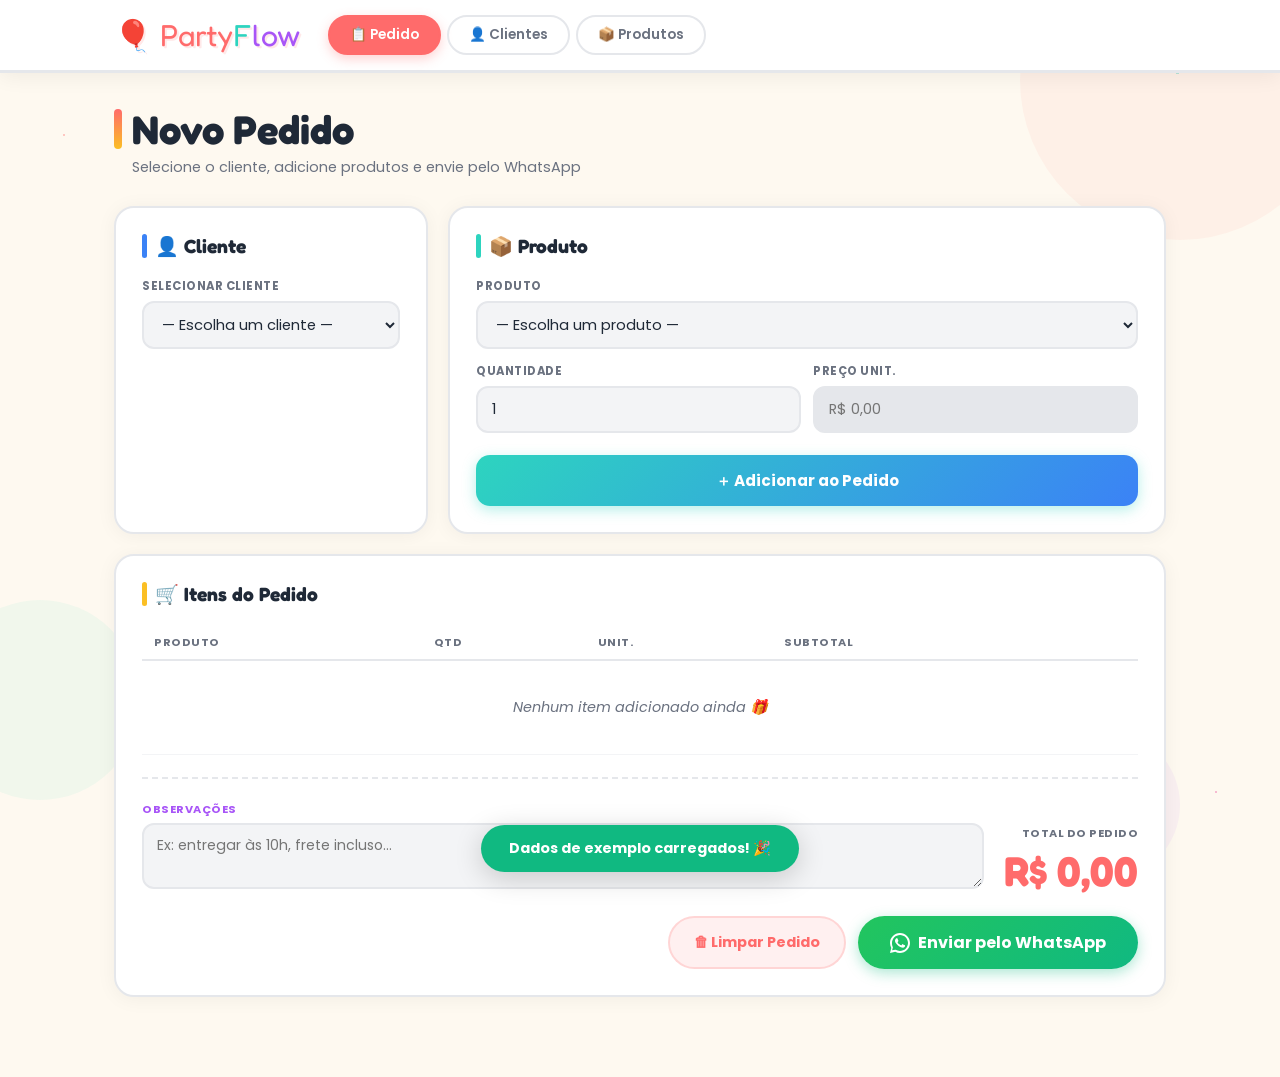
<file: tema-confete-colorido.html>
<!DOCTYPE html>
<html lang="pt-BR">
<head>
<meta charset="UTF-8"/>
<meta name="viewport" content="width=device-width, initial-scale=1.0"/>
<title>🎈 PartyFlow – Pedidos</title>
<link href="https://fonts.googleapis.com/css2?family=Fredoka+One&family=Poppins:wght@300;400;500;600;700&display=swap" rel="stylesheet"/>
<style>
:root{
  --bg:#fef9f0;
  --white:#ffffff;
  --coral:#ff6b6b;
  --teal:#2dd4bf;
  --purple:#a855f7;
  --blue:#3b82f6;
  --yellow:#fbbf24;
  --green:#10b981;
  --pink:#ec4899;
  --border:#e5e7eb;
  --text:#1f2937;
  --muted:#6b7280;
  --light:#f3f4f6;
  --r:20px;
  --font-h:'Fredoka One',cursive;
  --font-b:'Poppins',sans-serif;
}
*,*::before,*::after{box-sizing:border-box;margin:0;padding:0}
body{font-family:var(--font-b);background:var(--bg);color:var(--text);min-height:100vh;overflow-x:hidden}

/* CONFETES BG */
body::before{
  content:'';position:fixed;inset:0;z-index:0;pointer-events:none;
  background-image:
    radial-gradient(circle 3px at 5% 15%, var(--coral) 50%, transparent 50%),
    radial-gradient(circle 4px at 92% 8%, var(--teal) 50%, transparent 50%),
    radial-gradient(circle 3px at 78% 25%, var(--purple) 50%, transparent 50%),
    radial-gradient(circle 5px at 12% 45%, var(--yellow) 50%, transparent 50%),
    radial-gradient(circle 3px at 88% 55%, var(--coral) 50%, transparent 50%),
    radial-gradient(circle 4px at 25% 70%, var(--teal) 50%, transparent 50%),
    radial-gradient(circle 3px at 65% 80%, var(--purple) 50%, transparent 50%),
    radial-gradient(circle 5px at 40% 92%, var(--yellow) 50%, transparent 50%),
    radial-gradient(circle 3px at 95% 88%, var(--pink) 50%, transparent 50%),
    radial-gradient(circle 4px at 50% 5%, var(--blue) 50%, transparent 50%);
  opacity:.35;
}

/* HEADER */
header{
  background:var(--white);
  border-bottom:3px solid var(--border);
  position:sticky;top:0;z-index:100;
  box-shadow:0 4px 20px rgba(0,0,0,.06);
}
.header-inner{
  max-width:1100px;margin:auto;padding:0 24px;
  display:flex;align-items:center;gap:28px;height:70px;flex-wrap:wrap;
}
.logo{
  font-family:var(--font-h);font-size:1.9rem;
  color:var(--coral);white-space:nowrap;
  text-shadow:2px 2px 0 rgba(255,107,107,.15);
}
.logo .dot1{color:var(--teal)}
.logo .dot2{color:var(--purple)}

.tabs{display:flex;gap:6px}
.tab{
  background:transparent;border:2px solid var(--border);color:var(--muted);
  font-family:var(--font-b);font-size:.85rem;font-weight:600;
  padding:8px 20px;border-radius:50px;cursor:pointer;transition:all .2s;
}
.tab:hover{border-color:var(--coral);color:var(--coral)}
.tab.active{background:var(--coral);color:#fff;border-color:var(--coral);
  box-shadow:0 4px 12px rgba(255,107,107,.3)}

/* MAIN */
main{max-width:1100px;margin:0 auto;padding:32px 24px 80px;position:relative;z-index:1}
.tab-content{display:none}.tab-content.active{display:block;animation:fadeIn .3s ease}
@keyframes fadeIn{from{opacity:0;transform:translateY(8px)}to{opacity:1;transform:none}}

/* SECTION TITLE */
.section-title{margin-bottom:28px}
.section-title h2{
  font-family:var(--font-h);font-size:2.5rem;color:var(--text);
  display:flex;align-items:center;gap:10px;
}
.section-title h2 span.stripe{
  display:inline-block;width:8px;height:40px;border-radius:4px;
  background:linear-gradient(180deg,var(--coral),var(--yellow));
}
.section-title p{color:var(--muted);margin-top:4px;font-size:.9rem;margin-left:18px}

/* CARD */
.card{
  background:var(--white);border:2px solid var(--border);
  border-radius:var(--r);padding:26px;
  box-shadow:0 2px 20px rgba(0,0,0,.05);
  transition:box-shadow .2s;
}
.card:hover{box-shadow:0 4px 30px rgba(0,0,0,.09)}
.card.mt{margin-top:20px}
.card-title{
  font-family:var(--font-h);font-size:1.2rem;
  margin-bottom:20px;color:var(--text);display:flex;align-items:center;gap:8px;
}
/* Linha colorida no topo do card */
.card-title::before{
  content:'';display:block;width:5px;height:24px;
  border-radius:3px;background:var(--stripe-color, var(--coral));flex-shrink:0;
}
.card.c-teal .card-title::before{background:var(--teal)}
.card.c-purple .card-title::before{background:var(--purple)}
.card.c-blue .card-title::before{background:var(--blue)}
.card.c-yellow .card-title::before{background:var(--yellow)}

/* GRIDS */
.pedido-grid{display:grid;grid-template-columns:1fr 1fr;gap:20px}
.two-col{display:grid;grid-template-columns:380px 1fr;gap:20px;align-items:start}
@media(max-width:820px){.pedido-grid,.two-col{grid-template-columns:1fr}}

/* FIELD */
.field{display:flex;flex-direction:column;gap:6px;margin-bottom:14px}
.field:last-child{margin-bottom:0}
.field label{font-size:.72rem;font-weight:700;color:var(--muted);text-transform:uppercase;letter-spacing:.5px}
.field input,.field select,.field textarea{
  border:2px solid var(--border);border-radius:12px;
  padding:11px 14px;font-family:var(--font-b);font-size:.92rem;
  color:var(--text);background:var(--light);outline:none;
  transition:border-color .2s,background .2s;
}
.field input:focus,.field select:focus,.field textarea:focus{
  border-color:var(--coral);background:#fff;box-shadow:0 0 0 4px rgba(255,107,107,.1)
}
.field input[readonly]{color:var(--muted);cursor:default;background:var(--border)}
.field-row{display:grid;grid-template-columns:1fr 1fr;gap:12px}

/* CHIP LABEL */
.chip-label{
  display:inline-flex;align-items:center;gap:4px;
  background:rgba(255,107,107,.1);color:var(--coral);
  font-size:.72rem;font-weight:700;padding:3px 10px;border-radius:20px;
  margin-bottom:8px;letter-spacing:.3px;
}

/* BOTÕES */
.btn{
  display:inline-flex;align-items:center;justify-content:center;gap:8px;
  padding:12px 24px;border-radius:50px;border:none;
  font-family:var(--font-b);font-size:.9rem;font-weight:700;
  cursor:pointer;transition:all .2s;white-space:nowrap;
}
.btn-primary{background:var(--coral);color:#fff;box-shadow:0 4px 14px rgba(255,107,107,.35)}
.btn-primary:hover{background:#e85555;transform:translateY(-2px);box-shadow:0 6px 18px rgba(255,107,107,.45)}
.btn-secondary{background:var(--light);color:var(--muted);border:2px solid var(--border)}
.btn-secondary:hover{background:var(--border);color:var(--text)}
.btn-add{
  background:linear-gradient(135deg,var(--teal),var(--blue));color:#fff;
  width:100%;margin-top:8px;font-size:.95rem;padding:14px;border-radius:14px;
  box-shadow:0 4px 14px rgba(45,212,191,.35);
}
.btn-add:hover{transform:translateY(-2px);box-shadow:0 6px 20px rgba(45,212,191,.5)}
.btn-danger{background:rgba(255,107,107,.1);color:var(--coral);border:2px solid rgba(255,107,107,.2)}
.btn-danger:hover{background:rgba(255,107,107,.2)}
.btn-whatsapp{
  background:linear-gradient(135deg,#22c55e,var(--green));color:#fff;
  font-size:1rem;padding:14px 32px;
  box-shadow:0 4px 14px rgba(16,185,129,.35);
}
.btn-whatsapp:hover{transform:translateY(-2px);box-shadow:0 6px 20px rgba(16,185,129,.5)}
.btn-whatsapp svg{flex-shrink:0}
.form-btns{display:flex;gap:10px;margin-top:8px;justify-content:flex-end}

/* CLIENTE INFO */
.info-cliente{
  background:rgba(59,130,246,.06);border:2px solid rgba(59,130,246,.2);
  border-radius:12px;padding:13px 15px;font-size:.88rem;line-height:1.7;margin-top:10px;
}
.info-cliente strong{color:var(--blue)}

/* TABELA */
.table-wrap{overflow-x:auto}
table{width:100%;border-collapse:collapse}
thead tr{border-bottom:2px solid var(--border)}
th{text-align:left;font-size:.7rem;font-weight:700;color:var(--muted);
  text-transform:uppercase;letter-spacing:.5px;padding:8px 12px}
td{padding:12px 12px;border-bottom:1.5px solid var(--light);font-size:.91rem;vertical-align:middle}
tbody tr:hover td{background:#fef7f7}
.empty-msg{color:var(--muted);text-align:center;padding:36px;font-style:italic;font-size:.9rem}
.btn-rm{
  background:rgba(255,107,107,.1);border:none;cursor:pointer;
  color:var(--coral);font-size:.8rem;font-weight:700;
  padding:5px 10px;border-radius:20px;transition:background .15s;
}
.btn-rm:hover{background:rgba(255,107,107,.22)}
td.subtotal{font-weight:700;color:var(--teal)}

/* TOTAL BAR */
.total-bar{
  margin-top:22px;display:grid;grid-template-columns:1fr auto;gap:20px;align-items:end;
  border-top:2px dashed var(--border);padding-top:22px;
}
.obs-label{font-size:.7rem;font-weight:700;color:var(--purple);text-transform:uppercase;letter-spacing:.5px;margin-bottom:5px;display:block}
#obs-pedido{
  width:100%;border:2px solid var(--border);border-radius:12px;
  padding:10px 13px;font-family:var(--font-b);font-size:.88rem;
  color:var(--text);background:var(--light);outline:none;resize:vertical;
}
#obs-pedido:focus{border-color:var(--purple);background:#fff;box-shadow:0 0 0 4px rgba(168,85,247,.1)}
.total-valor{text-align:right;white-space:nowrap}
.total-valor span{display:block;font-size:.7rem;color:var(--muted);font-weight:700;text-transform:uppercase;letter-spacing:.5px;margin-bottom:3px}
.total-valor strong{font-family:var(--font-h);font-size:2.6rem;color:var(--coral)}
.pedido-actions{display:flex;gap:12px;justify-content:flex-end;margin-top:20px;flex-wrap:wrap}

/* LISTA */
.search{
  width:100%;border:2px solid var(--border);border-radius:50px;
  padding:11px 18px;font-family:var(--font-b);font-size:.88rem;
  background:var(--light);outline:none;margin-bottom:14px;color:var(--text);transition:all .2s;
}
.search:focus{border-color:var(--coral);background:#fff;box-shadow:0 0 0 4px rgba(255,107,107,.1)}
.lista{display:flex;flex-direction:column;gap:8px;max-height:480px;overflow-y:auto}
.item-card{
  background:var(--light);border:2px solid var(--border);
  border-radius:14px;padding:13px 16px;
  display:flex;align-items:center;justify-content:space-between;gap:10px;
  transition:all .15s;
}
.item-card:hover{border-color:var(--coral);background:#fff;transform:translateX(4px)}
.item-info{flex:1;min-width:0}
.item-name{font-weight:700;font-size:.92rem;white-space:nowrap;overflow:hidden;text-overflow:ellipsis}
.item-sub{font-size:.78rem;color:var(--muted);margin-top:2px}
.item-price{font-family:var(--font-h);font-size:1.3rem;color:var(--teal);white-space:nowrap}
.item-actions{display:flex;gap:4px}
.btn-edit{
  background:rgba(59,130,246,.1);border:none;cursor:pointer;
  font-size:.8rem;padding:5px 9px;border-radius:20px;color:var(--blue);font-weight:700;
}
.btn-edit:hover{background:rgba(59,130,246,.2)}
.btn-del{
  background:rgba(255,107,107,.1);border:none;cursor:pointer;
  font-size:.8rem;padding:5px 9px;border-radius:20px;color:var(--coral);font-weight:700;
}
.btn-del:hover{background:rgba(255,107,107,.2)}
.badge{
  background:var(--coral);color:#fff;
  font-size:.68rem;font-weight:700;padding:2px 9px;border-radius:20px;font-family:var(--font-b);margin-left:6px;
}
.cat-tag{
  display:inline-block;background:rgba(168,85,247,.1);color:var(--purple);
  font-size:.7rem;padding:2px 9px;border-radius:20px;margin-right:4px;font-weight:700;
}
.hidden{display:none!important}

/* FLOATING SHAPES DECORATIVAS */
.shape{position:fixed;border-radius:50%;pointer-events:none;z-index:0;opacity:.06}
.sh1{width:320px;height:320px;background:var(--coral);top:-80px;right:-60px}
.sh2{width:200px;height:200px;background:var(--teal);bottom:100px;left:-60px}
.sh3{width:150px;height:150px;background:var(--purple);bottom:20px;right:100px}

/* TOAST */
.toast{
  position:fixed;bottom:28px;left:50%;
  transform:translateX(-50%) translateY(80px);
  background:var(--text);color:#fff;
  padding:13px 28px;border-radius:50px;font-size:.9rem;font-weight:700;
  box-shadow:0 6px 28px rgba(0,0,0,.18);
  z-index:9999;transition:transform .3s cubic-bezier(.34,1.56,.64,1),opacity .3s;
  opacity:0;pointer-events:none;font-family:var(--font-b);
}
.toast.show{transform:translateX(-50%) translateY(0);opacity:1}
.toast.success{background:var(--green)}
.toast.error{background:var(--coral)}
.toast.warning{background:var(--yellow);color:var(--text)}

/* SCROLLBAR */
::-webkit-scrollbar{width:6px}
::-webkit-scrollbar-track{background:var(--light)}
::-webkit-scrollbar-thumb{background:var(--border);border-radius:3px}
::-webkit-scrollbar-thumb:hover{background:var(--coral)}
</style>
</head>
<body>

<div class="shape sh1"></div>
<div class="shape sh2"></div>
<div class="shape sh3"></div>

<header>
  <div class="header-inner">
    <div class="logo">🎈 Party<span class="dot1">F</span><span class="dot2">low</span></div>
    <nav class="tabs">
      <button class="tab active" data-tab="pedido">📋 Pedido</button>
      <button class="tab" data-tab="clientes">👤 Clientes</button>
      <button class="tab" data-tab="produtos">📦 Produtos</button>
    </nav>
  </div>
</header>

<main>
  <!-- PEDIDO -->
  <section class="tab-content active" id="tab-pedido">
    <div class="section-title">
      <h2><span class="stripe"></span>Novo Pedido</h2>
      <p>Selecione o cliente, adicione produtos e envie pelo WhatsApp</p>
    </div>
    <div class="pedido-grid">
      <div class="card c-blue">
        <h3 class="card-title">👤 Cliente</h3>
        <div class="field"><label>Selecionar cliente</label>
          <select id="sel-cliente"><option value="">— Escolha um cliente —</option></select></div>
        <div id="info-cliente" class="info-cliente hidden"></div>
      </div>
      <div class="card c-teal">
        <h3 class="card-title">📦 Produto</h3>
        <div class="field"><label>Produto</label>
          <select id="sel-produto"><option value="">— Escolha um produto —</option></select></div>
        <div class="field-row">
          <div class="field"><label>Quantidade</label>
            <input type="number" id="qtd-produto" min="1" value="1"/></div>
          <div class="field"><label>Preço unit.</label>
            <input type="text" id="preco-unit" readonly placeholder="R$ 0,00"/></div>
        </div>
        <button class="btn btn-add" onclick="adicionarItem()">＋ Adicionar ao Pedido</button>
      </div>
    </div>

    <div class="card mt">
      <h3 class="card-title" style="--stripe-color:var(--yellow)">🛒 Itens do Pedido</h3>
      <div class="table-wrap">
        <table>
          <thead><tr><th>Produto</th><th>Qtd</th><th>Unit.</th><th>Subtotal</th><th></th></tr></thead>
          <tbody id="tbody-pedido">
            <tr id="linha-vazia"><td colspan="5" class="empty-msg">Nenhum item adicionado ainda 🎁</td></tr>
          </tbody>
        </table>
      </div>
      <div class="total-bar">
        <div>
          <span class="obs-label">Observações</span>
          <textarea id="obs-pedido" rows="2" placeholder="Ex: entregar às 10h, frete incluso..."></textarea>
        </div>
        <div class="total-valor">
          <span>Total do Pedido</span>
          <strong id="total-display">R$ 0,00</strong>
        </div>
      </div>
      <div class="pedido-actions">
        <button class="btn btn-danger" onclick="limparPedido()">🗑 Limpar Pedido</button>
        <button class="btn btn-whatsapp" onclick="enviarWhatsApp()">
          <svg width="20" height="20" viewBox="0 0 24 24" fill="currentColor"><path d="M17.472 14.382c-.297-.149-1.758-.867-2.03-.967-.273-.099-.471-.148-.67.15-.197.297-.767.966-.94 1.164-.173.199-.347.223-.644.075-.297-.15-1.255-.463-2.39-1.475-.883-.788-1.48-1.761-1.653-2.059-.173-.297-.018-.458.13-.606.134-.133.298-.347.446-.52.149-.174.198-.298.298-.497.099-.198.05-.371-.025-.52-.075-.149-.669-1.612-.916-2.207-.242-.579-.487-.5-.669-.51-.173-.008-.371-.01-.57-.01-.198 0-.52.074-.792.372-.272.297-1.04 1.016-1.04 2.479 0 1.462 1.065 2.875 1.213 3.074.149.198 2.096 3.2 5.077 4.487.709.306 1.262.489 1.694.625.712.227 1.36.195 1.871.118.571-.085 1.758-.719 2.006-1.413.248-.694.248-1.289.173-1.413-.074-.124-.272-.198-.57-.347z"/><path d="M12 0C5.373 0 0 5.373 0 12c0 2.137.563 4.136 1.535 5.874L0 24l6.294-1.508A11.954 11.954 0 0012 24c6.627 0 12-5.373 12-12S18.627 0 12 0zm0 21.6c-1.93 0-3.737-.518-5.29-1.42l-.38-.226-3.738.895.942-3.632-.249-.394A9.567 9.567 0 012.4 12C2.4 6.698 6.698 2.4 12 2.4S21.6 6.698 21.6 12 17.302 21.6 12 21.6z"/></svg>
          Enviar pelo WhatsApp
        </button>
      </div>
    </div>
  </section>

  <!-- CLIENTES -->
  <section class="tab-content" id="tab-clientes">
    <div class="section-title">
      <h2><span class="stripe"></span>Clientes</h2>
      <p>Gerencie os clientes da sua distribuidora</p>
    </div>
    <div class="two-col">
      <div class="card c-blue">
        <h3 class="card-title" id="title-form-cliente">➕ Novo Cliente</h3>
        <div class="field"><label>Nome *</label><input type="text" id="cli-nome" placeholder="Nome completo ou empresa"/></div>
        <div class="field"><label>WhatsApp *</label><input type="text" id="cli-whatsapp" placeholder="55 11 99999-9999 (com DDI)"/></div>
        <div class="field"><label>Endereço</label><input type="text" id="cli-endereco" placeholder="Rua, número, bairro"/></div>
        <div class="field"><label>Observação</label><input type="text" id="cli-obs" placeholder="Ex: cliente VIP..."/></div>
        <input type="hidden" id="cli-id"/>
        <div class="form-btns">
          <button class="btn btn-secondary" onclick="cancelarEdicaoCliente()">Cancelar</button>
          <button class="btn btn-primary" onclick="salvarCliente()">💾 Salvar Cliente</button>
        </div>
      </div>
      <div class="card">
        <h3 class="card-title">📋 Clientes Cadastrados <span id="count-clientes" class="badge">0</span></h3>
        <input class="search" type="text" placeholder="🔍 Buscar cliente..." oninput="filtrarClientes(this.value)"/>
        <div id="lista-clientes" class="lista"></div>
      </div>
    </div>
  </section>

  <!-- PRODUTOS -->
  <section class="tab-content" id="tab-produtos">
    <div class="section-title">
      <h2><span class="stripe"></span>Produtos</h2>
      <p>Catálogo de produtos e preços</p>
    </div>
    <div class="two-col">
      <div class="card c-teal">
        <h3 class="card-title" id="title-form-produto">➕ Novo Produto</h3>
        <div class="field"><label>Nome *</label><input type="text" id="prod-nome" placeholder="Ex: Balão Metalizado 40cm"/></div>
        <div class="field"><label>Categoria</label><input type="text" id="prod-categoria" placeholder="Ex: Balões, Decoração..."/></div>
        <div class="field"><label>Preço (R$) *</label><input type="number" id="prod-preco" step="0.01" min="0" placeholder="0,00"/></div>
        <div class="field"><label>Unidade</label><input type="text" id="prod-unidade" placeholder="unidade, pacote, caixa..."/></div>
        <input type="hidden" id="prod-id"/>
        <div class="form-btns">
          <button class="btn btn-secondary" onclick="cancelarEdicaoProduto()">Cancelar</button>
          <button class="btn btn-primary" onclick="salvarProduto()">💾 Salvar Produto</button>
        </div>
      </div>
      <div class="card">
        <h3 class="card-title">📋 Produtos Cadastrados <span id="count-produtos" class="badge">0</span></h3>
        <input class="search" type="text" placeholder="🔍 Buscar produto..." oninput="filtrarProdutos(this.value)"/>
        <div id="lista-produtos" class="lista"></div>
      </div>
    </div>
  </section>
</main>

<div id="toast" class="toast"></div>
<script>
const DB={get:(k,d=[])=>{try{return JSON.parse(localStorage.getItem(k))??d}catch{return d}},set:(k,v)=>localStorage.setItem(k,JSON.stringify(v))};
let clientes=DB.get('dp_clientes'),produtos=DB.get('dp_produtos'),itensPedido=[];
document.querySelectorAll('.tab').forEach(b=>{b.addEventListener('click',()=>{document.querySelectorAll('.tab').forEach(t=>t.classList.remove('active'));document.querySelectorAll('.tab-content').forEach(s=>s.classList.remove('active'));b.classList.add('active');document.getElementById('tab-'+b.dataset.tab).classList.add('active')})});
function toast(msg,tipo='success'){const el=document.getElementById('toast');el.textContent=msg;el.className='toast '+tipo+' show';clearTimeout(el._t);el._t=setTimeout(()=>el.classList.remove('show'),3000)}
const moeda=v=>'R$ '+Number(v).toFixed(2).replace('.',',').replace(/\B(?=(\d{3})+(?!\d))/g,'.');
const uid=()=>Date.now().toString(36)+Math.random().toString(36).slice(2,5);
function salvarCliente(){const nome=document.getElementById('cli-nome').value.trim(),whatsapp=document.getElementById('cli-whatsapp').value.trim(),endereco=document.getElementById('cli-endereco').value.trim(),obs=document.getElementById('cli-obs').value.trim(),id=document.getElementById('cli-id').value;if(!nome){toast('Informe o nome','error');return}if(!whatsapp){toast('Informe o WhatsApp','error');return}if(id){const idx=clientes.findIndex(c=>c.id===id);clientes[idx]={id,nome,whatsapp,endereco,obs};toast('Cliente atualizado!')}else{clientes.push({id:uid(),nome,whatsapp,endereco,obs});toast('Cliente cadastrado!')}DB.set('dp_clientes',clientes);limparFormCliente();renderClientes();popularSelectClientes()}
function editarCliente(id){const c=clientes.find(c=>c.id===id);if(!c)return;document.getElementById('cli-id').value=c.id;document.getElementById('cli-nome').value=c.nome;document.getElementById('cli-whatsapp').value=c.whatsapp;document.getElementById('cli-endereco').value=c.endereco;document.getElementById('cli-obs').value=c.obs;document.getElementById('title-form-cliente').textContent='✏️ Editar Cliente'}
function excluirCliente(id){if(!confirm('Excluir?'))return;clientes=clientes.filter(c=>c.id!==id);DB.set('dp_clientes',clientes);renderClientes();popularSelectClientes();toast('Removido','warning')}
function cancelarEdicaoCliente(){limparFormCliente()}
function limparFormCliente(){['cli-id','cli-nome','cli-whatsapp','cli-endereco','cli-obs'].forEach(id=>document.getElementById(id).value='');document.getElementById('title-form-cliente').textContent='➕ Novo Cliente'}
function renderClientes(lista=clientes){const el=document.getElementById('lista-clientes');document.getElementById('count-clientes').textContent=clientes.length;if(!lista.length){el.innerHTML='<p style="color:var(--muted);text-align:center;padding:20px;font-style:italic">Nenhum cliente cadastrado</p>';return}el.innerHTML=lista.map(c=>`<div class="item-card"><div class="item-info"><div class="item-name">${c.nome}</div><div class="item-sub">📱 ${c.whatsapp}${c.endereco?' · 📍 '+c.endereco:''}${c.obs?' · '+c.obs:''}</div></div><div class="item-actions"><button class="btn-edit" onclick="editarCliente('${c.id}')">✏️ editar</button><button class="btn-del" onclick="excluirCliente('${c.id}')">🗑 excluir</button></div></div>`).join('')}
function filtrarClientes(q){renderClientes(clientes.filter(c=>c.nome.toLowerCase().includes(q.toLowerCase())||c.whatsapp.includes(q)))}
function popularSelectClientes(){const sel=document.getElementById('sel-cliente'),val=sel.value;sel.innerHTML='<option value="">— Escolha um cliente —</option>'+clientes.map(c=>`<option value="${c.id}">${c.nome}</option>`).join('');sel.value=val}
function salvarProduto(){const nome=document.getElementById('prod-nome').value.trim(),categoria=document.getElementById('prod-categoria').value.trim(),preco=parseFloat(document.getElementById('prod-preco').value),unidade=document.getElementById('prod-unidade').value.trim()||'unidade',id=document.getElementById('prod-id').value;if(!nome){toast('Informe o nome','error');return}if(isNaN(preco)){toast('Preço inválido','error');return}if(id){const idx=produtos.findIndex(p=>p.id===id);produtos[idx]={id,nome,categoria,preco,unidade};toast('Produto atualizado!')}else{produtos.push({id:uid(),nome,categoria,preco,unidade});toast('Produto cadastrado!')}DB.set('dp_produtos',produtos);limparFormProduto();renderProdutos();popularSelectProdutos()}
function editarProduto(id){const p=produtos.find(p=>p.id===id);if(!p)return;document.getElementById('prod-id').value=p.id;document.getElementById('prod-nome').value=p.nome;document.getElementById('prod-categoria').value=p.categoria;document.getElementById('prod-preco').value=p.preco;document.getElementById('prod-unidade').value=p.unidade;document.getElementById('title-form-produto').textContent='✏️ Editar Produto'}
function excluirProduto(id){if(!confirm('Excluir?'))return;produtos=produtos.filter(p=>p.id!==id);DB.set('dp_produtos',produtos);renderProdutos();popularSelectProdutos();toast('Removido','warning')}
function cancelarEdicaoProduto(){limparFormProduto()}
function limparFormProduto(){['prod-id','prod-nome','prod-categoria','prod-preco','prod-unidade'].forEach(id=>document.getElementById(id).value='');document.getElementById('title-form-produto').textContent='➕ Novo Produto'}
function renderProdutos(lista=produtos){const el=document.getElementById('lista-produtos');document.getElementById('count-produtos').textContent=produtos.length;if(!lista.length){el.innerHTML='<p style="color:var(--muted);text-align:center;padding:20px;font-style:italic">Nenhum produto cadastrado</p>';return}el.innerHTML=lista.map(p=>`<div class="item-card"><div class="item-info"><div class="item-name">${p.nome}</div><div class="item-sub">${p.categoria?`<span class="cat-tag">${p.categoria}</span>`:''} por ${p.unidade}</div></div><div class="item-price">${moeda(p.preco)}</div><div class="item-actions"><button class="btn-edit" onclick="editarProduto('${p.id}')">✏️ editar</button><button class="btn-del" onclick="excluirProduto('${p.id}')">🗑 excluir</button></div></div>`).join('')}
function filtrarProdutos(q){renderProdutos(produtos.filter(p=>p.nome.toLowerCase().includes(q.toLowerCase())||(p.categoria||'').toLowerCase().includes(q.toLowerCase())))}
function popularSelectProdutos(){const sel=document.getElementById('sel-produto'),val=sel.value;sel.innerHTML='<option value="">— Escolha um produto —</option>'+produtos.map(p=>`<option value="${p.id}">${p.nome} — ${moeda(p.preco)}</option>`).join('');sel.value=val}
document.getElementById('sel-cliente').addEventListener('change',function(){const c=clientes.find(c=>c.id===this.value),info=document.getElementById('info-cliente');if(c){info.classList.remove('hidden');info.innerHTML=`<strong>${c.nome}</strong><br>📱 ${c.whatsapp}${c.endereco?'<br>📍 '+c.endereco:''}${c.obs?'<br>📝 '+c.obs:''}`}else info.classList.add('hidden')});
document.getElementById('sel-produto').addEventListener('change',function(){const p=produtos.find(p=>p.id===this.value);document.getElementById('preco-unit').value=p?moeda(p.preco):''});
function adicionarItem(){const prodId=document.getElementById('sel-produto').value,qtd=parseInt(document.getElementById('qtd-produto').value)||1;if(!prodId){toast('Selecione um produto','warning');return}if(qtd<1){toast('Quantidade inválida','error');return}const p=produtos.find(p=>p.id===prodId);if(!p)return;const existe=itensPedido.find(i=>i.prodId===prodId);if(existe){existe.qtd+=qtd;existe.subtotal=existe.qtd*existe.preco}else itensPedido.push({id:uid(),prodId:p.id,nome:p.nome,qtd,preco:p.preco,unidade:p.unidade,subtotal:qtd*p.preco});document.getElementById('sel-produto').value='';document.getElementById('preco-unit').value='';document.getElementById('qtd-produto').value=1;renderPedido();toast(p.nome+' adicionado! 🎉')}
function removerItem(id){itensPedido=itensPedido.filter(i=>i.id!==id);renderPedido()}
function renderPedido(){const tbody=document.getElementById('tbody-pedido');if(!itensPedido.length){tbody.innerHTML='<tr id="linha-vazia"><td colspan="5" class="empty-msg">Nenhum item adicionado ainda 🎁</td></tr>';document.getElementById('total-display').textContent='R$ 0,00';return}tbody.innerHTML=itensPedido.map(i=>`<tr><td>${i.nome}</td><td>${i.qtd} ${i.unidade}</td><td>${moeda(i.preco)}</td><td class="subtotal">${moeda(i.subtotal)}</td><td><button class="btn-rm" onclick="removerItem('${i.id}')">✕ remover</button></td></tr>`).join('');document.getElementById('total-display').textContent=moeda(itensPedido.reduce((s,i)=>s+i.subtotal,0))}
function limparPedido(){if(!itensPedido.length)return;if(!confirm('Limpar todos os itens?'))return;itensPedido=[];document.getElementById('sel-cliente').value='';document.getElementById('info-cliente').classList.add('hidden');document.getElementById('obs-pedido').value='';renderPedido();toast('Pedido limpo','warning')}
function enviarWhatsApp(){const cliId=document.getElementById('sel-cliente').value,obs=document.getElementById('obs-pedido').value.trim();if(!cliId){toast('Selecione um cliente','warning');return}if(!itensPedido.length){toast('Adicione produtos','warning');return}const cliente=clientes.find(c=>c.id===cliId),total=itensPedido.reduce((s,i)=>s+i.subtotal,0),data=new Date().toLocaleDateString('pt-BR');const linhas=itensPedido.map(i=>`  • ${i.qtd}x ${i.nome} — ${moeda(i.preco)}/un = *${moeda(i.subtotal)}*`).join('\n');let msg=`🎈 *PEDIDO — PartyFlow*\n📅 Data: ${data}\n\n👤 *Cliente:* ${cliente.nome}\n`;if(cliente.endereco)msg+=`📍 *Endereço:* ${cliente.endereco}\n`;msg+=`\n📦 *Itens do Pedido:*\n${linhas}\n\n💰 *TOTAL: ${moeda(total)}*`;if(obs)msg+=`\n\n📝 *Obs:* ${obs}`;msg+=`\n\n_Obrigado pela preferência! 🎊_`;window.open(`https://wa.me/${cliente.whatsapp.replace(/\D/g,'')}?text=${encodeURIComponent(msg)}`,'_blank');toast('Enviado pelo WhatsApp! 🚀')}
function init(){renderClientes();renderProdutos();popularSelectClientes();popularSelectProdutos();renderPedido();if(!clientes.length&&!produtos.length){clientes=[{id:uid(),nome:'Maria Silva',whatsapp:'5531999990001',endereco:'Rua das Flores, 10 – BH',obs:''},{id:uid(),nome:'Festas do João',whatsapp:'5531999990002',endereco:'Av. Principal, 200',obs:'Cliente VIP'}];produtos=[{id:uid(),nome:'Balão Metalizado 40cm',categoria:'Balões',preco:4.90,unidade:'unidade'},{id:uid(),nome:'Balão Látex c/ 50un',categoria:'Balões',preco:18.50,unidade:'pacote'},{id:uid(),nome:'Fita de Cetim 10m',categoria:'Decoração',preco:6.00,unidade:'rolo'},{id:uid(),nome:'Vela Glitter 10 anos',categoria:'Velas',preco:8.90,unidade:'unidade'},{id:uid(),nome:'Guardanapo Festa c/20',categoria:'Mesa',preco:5.50,unidade:'pacote'},{id:uid(),nome:'Refrigerante 2L',categoria:'Bebidas',preco:7.00,unidade:'garrafa'}];DB.set('dp_clientes',clientes);DB.set('dp_produtos',produtos);renderClientes();renderProdutos();popularSelectClientes();popularSelectProdutos();toast('Dados de exemplo carregados! 🎉')}}
init();
</script>
</body>
</html>
</file>
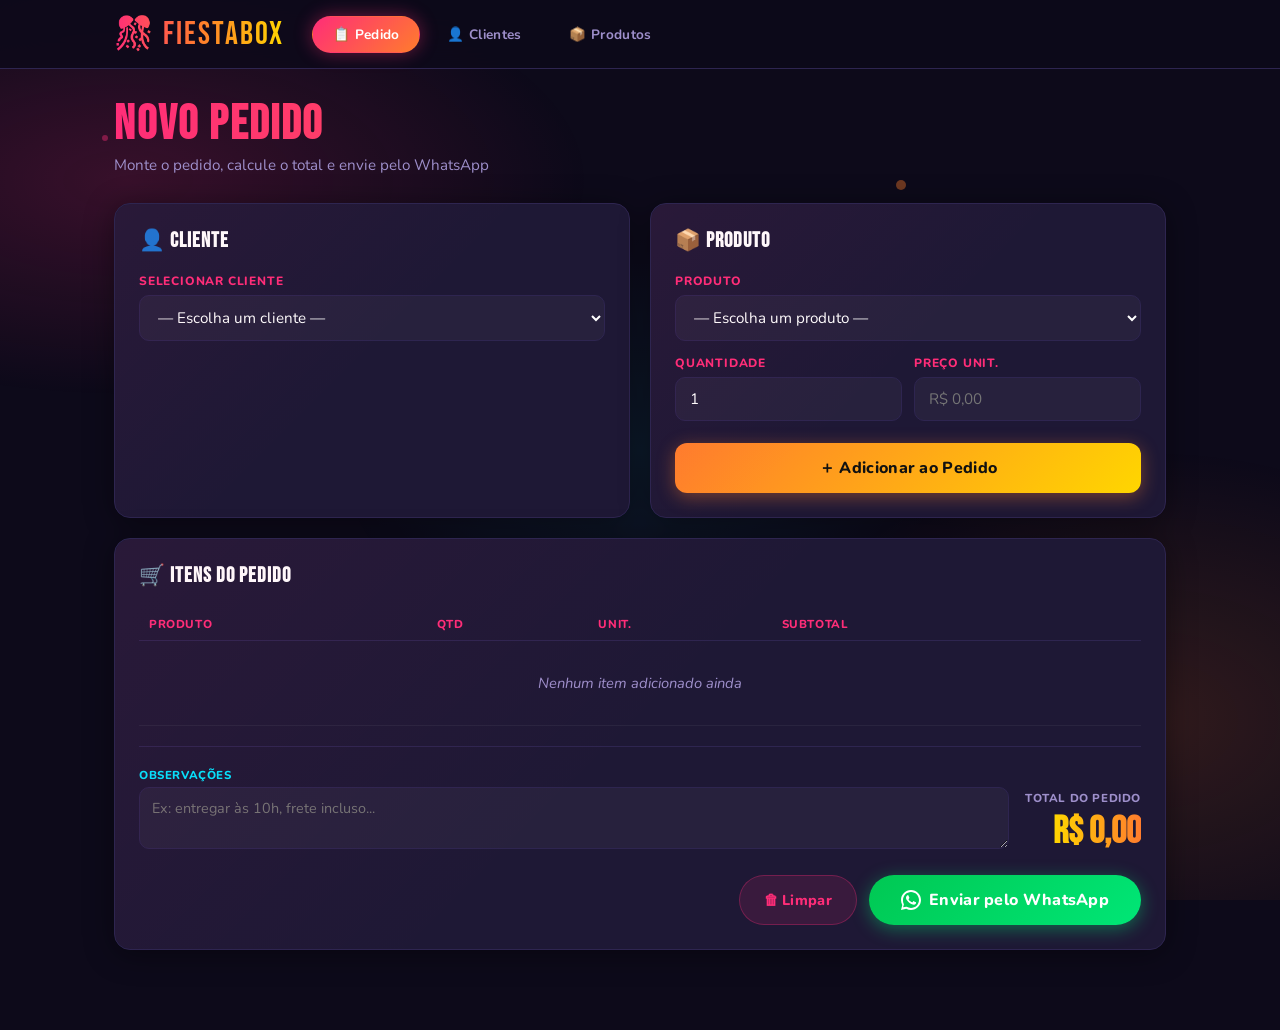
<file: tema-neon-escuro.html>
<!DOCTYPE html>
<html lang="pt-BR">
<head>
<meta charset="UTF-8"/>
<meta name="viewport" content="width=device-width, initial-scale=1.0"/>
<title>🎊 FiestaBox – Pedidos</title>
<link href="https://fonts.googleapis.com/css2?family=Bebas+Neue&family=Nunito:wght@400;600;700;800;900&display=swap" rel="stylesheet"/>
<style>
:root{
  --bg:#0d0a1a;
  --surface:#17122b;
  --card:#1e1835;
  --border:#2e2550;
  --pink:#ff2d78;
  --orange:#ff7c2d;
  --yellow:#ffd600;
  --cyan:#00e5ff;
  --green:#00e676;
  --text:#fff;
  --muted:#9e8fcb;
  --r:16px;
  --font-h:'Bebas Neue',sans-serif;
  --font-b:'Nunito',sans-serif;
}
*,*::before,*::after{box-sizing:border-box;margin:0;padding:0}
body{font-family:var(--font-b);background:var(--bg);color:var(--text);min-height:100vh;overflow-x:hidden}

/* BG ANIMADO */
body::before{
  content:'';position:fixed;inset:0;z-index:0;
  background:
    radial-gradient(ellipse 60% 40% at 10% 20%, rgba(255,45,120,0.18) 0%, transparent 60%),
    radial-gradient(ellipse 50% 50% at 90% 80%, rgba(255,124,45,0.15) 0%, transparent 60%),
    radial-gradient(ellipse 40% 40% at 50% 50%, rgba(0,229,255,0.07) 0%, transparent 60%);
  animation:bgShift 8s ease-in-out infinite alternate;
  pointer-events:none;
}
@keyframes bgShift{
  0%{opacity:1;transform:scale(1)}
  100%{opacity:.8;transform:scale(1.05)}
}

/* PARTÍCULAS DECORATIVAS */
.particles{position:fixed;inset:0;pointer-events:none;z-index:0;overflow:hidden}
.particle{position:absolute;border-radius:50%;animation:float linear infinite;opacity:.4}
.p1{width:6px;height:6px;background:var(--pink);top:15%;left:8%;animation-duration:6s;animation-delay:-2s}
.p2{width:8px;height:8px;background:var(--yellow);top:70%;left:15%;animation-duration:8s;animation-delay:-1s}
.p3{width:5px;height:5px;background:var(--cyan);top:40%;left:85%;animation-duration:7s;animation-delay:-3s}
.p4{width:10px;height:10px;background:var(--orange);top:20%;left:70%;animation-duration:9s;animation-delay:-4s}
.p5{width:4px;height:4px;background:var(--green);top:80%;left:60%;animation-duration:5s;animation-delay:-1.5s}
.p6{width:7px;height:7px;background:var(--pink);top:55%;left:30%;animation-duration:7s;animation-delay:-5s}
.p7{width:5px;height:5px;background:var(--yellow);top:90%;left:90%;animation-duration:6s;animation-delay:-2.5s}
@keyframes float{0%{transform:translateY(0) rotate(0deg);opacity:.4}50%{opacity:.8}100%{transform:translateY(-100vh) rotate(360deg);opacity:0}}

/* HEADER */
header{
  position:sticky;top:0;z-index:100;
  background:rgba(13,10,26,0.85);
  backdrop-filter:blur(20px);
  border-bottom:1px solid var(--border);
}
.header-inner{
  max-width:1100px;margin:auto;padding:0 24px;
  display:flex;align-items:center;gap:28px;height:68px;flex-wrap:wrap;
}
.logo{
  font-family:var(--font-h);font-size:2rem;letter-spacing:2px;
  background:linear-gradient(90deg,var(--pink),var(--orange),var(--yellow));
  -webkit-background-clip:text;-webkit-text-fill-color:transparent;background-clip:text;
  white-space:nowrap;
}
.tabs{display:flex;gap:6px}
.tab{
  background:transparent;border:none;color:var(--muted);
  font-family:var(--font-b);font-size:.85rem;font-weight:700;
  padding:8px 20px;border-radius:50px;cursor:pointer;transition:all .2s;
  border:1.5px solid transparent;letter-spacing:.3px;
}
.tab:hover{color:var(--text);border-color:var(--border)}
.tab.active{
  background:linear-gradient(135deg,var(--pink),var(--orange));
  color:#fff;border-color:transparent;
  box-shadow:0 0 18px rgba(255,45,120,.4);
}

/* MAIN */
main{max-width:1100px;margin:0 auto;padding:32px 24px 80px;position:relative;z-index:1}
.tab-content{display:none}.tab-content.active{display:block}

/* SECTION TITLE */
.section-title{margin-bottom:28px}
.section-title h2{
  font-family:var(--font-h);font-size:3rem;letter-spacing:2px;
  background:linear-gradient(90deg,var(--pink),var(--orange));
  -webkit-background-clip:text;-webkit-text-fill-color:transparent;background-clip:text;
  line-height:1;
}
.section-title p{color:var(--muted);margin-top:6px;font-size:.95rem}

/* CARD */
.card{
  background:var(--card);border:1px solid var(--border);
  border-radius:var(--r);padding:24px;
  box-shadow:0 4px 30px rgba(0,0,0,.4);
  position:relative;overflow:hidden;
}
.card::before{
  content:'';position:absolute;inset:0;border-radius:var(--r);pointer-events:none;
  background:linear-gradient(135deg,rgba(255,45,120,.05) 0%,transparent 50%);
}
.card.mt{margin-top:20px}
.card-title{
  font-family:var(--font-h);font-size:1.3rem;letter-spacing:1px;
  margin-bottom:20px;color:var(--text);display:flex;align-items:center;gap:8px;
}

/* GRIDS */
.pedido-grid{display:grid;grid-template-columns:1fr 1fr;gap:20px}
.two-col{display:grid;grid-template-columns:380px 1fr;gap:20px;align-items:start}
@media(max-width:820px){.pedido-grid,.two-col{grid-template-columns:1fr}}

/* FIELD */
.field{display:flex;flex-direction:column;gap:6px;margin-bottom:14px}
.field:last-child{margin-bottom:0}
.field label{font-size:.75rem;font-weight:800;color:var(--pink);text-transform:uppercase;letter-spacing:.8px}
.field input,.field select,.field textarea{
  border:1.5px solid var(--border);border-radius:10px;
  padding:11px 14px;font-family:var(--font-b);font-size:.95rem;
  color:var(--text);background:rgba(255,255,255,.04);outline:none;
  transition:border-color .2s,box-shadow .2s;
}
.field input:focus,.field select:focus,.field textarea:focus{
  border-color:var(--pink);box-shadow:0 0 0 3px rgba(255,45,120,.2);background:rgba(255,45,120,.04)
}
.field select option{background:var(--card);color:var(--text)}
.field input[readonly]{color:var(--muted);cursor:default}
.field-row{display:grid;grid-template-columns:1fr 1fr;gap:12px}

/* BOTÕES */
.btn{
  display:inline-flex;align-items:center;justify-content:center;gap:8px;
  padding:12px 24px;border-radius:50px;border:none;
  font-family:var(--font-b);font-size:.9rem;font-weight:800;
  cursor:pointer;transition:all .2s;white-space:nowrap;letter-spacing:.3px;
}
.btn-primary{
  background:linear-gradient(135deg,var(--pink),var(--orange));color:#fff;
  box-shadow:0 4px 18px rgba(255,45,120,.4);
}
.btn-primary:hover{transform:translateY(-2px);box-shadow:0 6px 24px rgba(255,45,120,.6)}
.btn-secondary{background:var(--border);color:var(--muted)}
.btn-secondary:hover{color:var(--text)}
.btn-add{
  background:linear-gradient(135deg,var(--orange),var(--yellow));color:#111;
  width:100%;margin-top:8px;font-size:1rem;padding:14px;border-radius:12px;
  box-shadow:0 4px 18px rgba(255,124,45,.4);
}
.btn-add:hover{transform:translateY(-2px);box-shadow:0 6px 24px rgba(255,124,45,.6)}
.btn-danger{background:rgba(255,45,120,.12);color:var(--pink);border:1px solid rgba(255,45,120,.3)}
.btn-danger:hover{background:rgba(255,45,120,.2)}
.btn-whatsapp{
  background:linear-gradient(135deg,#00c853,var(--green));color:#fff;
  font-size:1rem;padding:14px 32px;
  box-shadow:0 4px 18px rgba(0,230,118,.4);
}
.btn-whatsapp:hover{transform:translateY(-2px);box-shadow:0 6px 24px rgba(0,230,118,.6)}
.btn-whatsapp svg{flex-shrink:0}
.form-btns{display:flex;gap:10px;margin-top:8px;justify-content:flex-end}

/* CLIENTE INFO */
.info-cliente{
  background:rgba(255,214,0,.07);border:1px solid rgba(255,214,0,.25);
  border-radius:10px;padding:12px 14px;font-size:.9rem;line-height:1.7;margin-top:10px;
}
.info-cliente strong{color:var(--yellow)}

/* TABELA */
.table-wrap{overflow-x:auto}
table{width:100%;border-collapse:collapse}
thead tr{border-bottom:1px solid var(--border)}
th{text-align:left;font-size:.72rem;font-weight:800;color:var(--pink);
  text-transform:uppercase;letter-spacing:.6px;padding:8px 10px}
td{padding:12px 10px;border-bottom:1px solid rgba(255,255,255,.05);font-size:.92rem;vertical-align:middle}
tbody tr:hover td{background:rgba(255,45,120,.05)}
.empty-msg{color:var(--muted);text-align:center;padding:32px;font-style:italic}
.btn-rm{background:none;border:none;cursor:pointer;color:var(--pink);font-size:1rem;padding:4px 8px;border-radius:6px}
.btn-rm:hover{background:rgba(255,45,120,.15)}
td.subtotal{font-weight:800;color:var(--yellow)}

/* TOTAL */
.total-bar{
  margin-top:20px;display:grid;grid-template-columns:1fr auto;gap:16px;align-items:end;
  border-top:1px solid var(--border);padding-top:20px;
}
.obs-label{font-size:.72rem;font-weight:800;color:var(--cyan);text-transform:uppercase;letter-spacing:.6px;margin-bottom:4px;display:block}
#obs-pedido{
  width:100%;border:1.5px solid var(--border);border-radius:10px;
  padding:10px 12px;font-family:var(--font-b);font-size:.9rem;
  color:var(--text);background:rgba(255,255,255,.04);outline:none;resize:vertical;
}
#obs-pedido:focus{border-color:var(--cyan);box-shadow:0 0 0 3px rgba(0,229,255,.15)}
.total-valor{text-align:right;white-space:nowrap}
.total-valor span{display:block;font-size:.72rem;color:var(--muted);font-weight:800;text-transform:uppercase;letter-spacing:.6px;margin-bottom:2px}
.total-valor strong{font-family:var(--font-h);font-size:2.4rem;
  background:linear-gradient(90deg,var(--yellow),var(--orange));
  -webkit-background-clip:text;-webkit-text-fill-color:transparent;background-clip:text;}
.pedido-actions{display:flex;gap:12px;justify-content:flex-end;margin-top:20px;flex-wrap:wrap}

/* LISTA */
.search{
  width:100%;border:1.5px solid var(--border);border-radius:50px;
  padding:11px 18px;font-family:var(--font-b);font-size:.9rem;
  background:rgba(255,255,255,.04);outline:none;margin-bottom:14px;color:var(--text);
}
.search:focus{border-color:var(--pink);box-shadow:0 0 0 3px rgba(255,45,120,.15)}
.lista{display:flex;flex-direction:column;gap:8px;max-height:480px;overflow-y:auto}
.item-card{
  background:rgba(255,255,255,.04);border:1.5px solid var(--border);
  border-radius:12px;padding:13px 16px;
  display:flex;align-items:center;justify-content:space-between;gap:10px;
  transition:border-color .15s,transform .15s;
}
.item-card:hover{border-color:var(--pink);transform:translateX(4px)}
.item-info{flex:1;min-width:0}
.item-name{font-weight:800;font-size:.93rem;white-space:nowrap;overflow:hidden;text-overflow:ellipsis}
.item-sub{font-size:.8rem;color:var(--muted);margin-top:2px}
.item-price{
  font-family:var(--font-h);font-size:1.3rem;font-weight:400;white-space:nowrap;
  background:linear-gradient(90deg,var(--yellow),var(--orange));
  -webkit-background-clip:text;-webkit-text-fill-color:transparent;background-clip:text;
}
.item-actions{display:flex;gap:4px}
.btn-edit{background:none;border:none;cursor:pointer;font-size:1rem;padding:5px 7px;border-radius:6px}
.btn-edit:hover{background:rgba(0,229,255,.12)}
.btn-del{background:none;border:none;cursor:pointer;font-size:1rem;padding:5px 7px;border-radius:6px;color:var(--pink)}
.btn-del:hover{background:rgba(255,45,120,.12)}
.badge{
  background:linear-gradient(135deg,var(--pink),var(--orange));color:#fff;
  font-size:.7rem;font-weight:800;padding:2px 9px;border-radius:20px;font-family:var(--font-b);margin-left:4px;
}
.cat-tag{
  display:inline-block;background:rgba(0,229,255,.12);color:var(--cyan);
  font-size:.72rem;padding:2px 9px;border-radius:20px;margin-right:4px;font-weight:700;
}
.hidden{display:none!important}

/* TOAST */
.toast{
  position:fixed;bottom:28px;left:50%;
  transform:translateX(-50%) translateY(80px);
  background:linear-gradient(135deg,var(--pink),var(--orange));
  color:#fff;padding:13px 28px;border-radius:50px;
  font-size:.92rem;font-weight:800;
  box-shadow:0 4px 30px rgba(255,45,120,.5);
  z-index:9999;transition:transform .3s cubic-bezier(.34,1.56,.64,1),opacity .3s;
  opacity:0;pointer-events:none;letter-spacing:.3px;
}
.toast.show{transform:translateX(-50%) translateY(0);opacity:1}
.toast.success{background:linear-gradient(135deg,#00c853,var(--green));box-shadow:0 4px 30px rgba(0,230,118,.5)}
.toast.error{background:linear-gradient(135deg,#c0392b,#e74c3c)}
.toast.warning{background:linear-gradient(135deg,var(--orange),var(--yellow));color:#111}

/* SCROLLBAR */
::-webkit-scrollbar{width:6px}
::-webkit-scrollbar-track{background:transparent}
::-webkit-scrollbar-thumb{background:var(--border);border-radius:3px}
::-webkit-scrollbar-thumb:hover{background:var(--pink)}
</style>
</head>
<body>

<div class="particles">
  <div class="particle p1"></div><div class="particle p2"></div>
  <div class="particle p3"></div><div class="particle p4"></div>
  <div class="particle p5"></div><div class="particle p6"></div>
  <div class="particle p7"></div>
</div>

<header>
  <div class="header-inner">
    <div class="logo">🎊 FIESTABOX</div>
    <nav class="tabs">
      <button class="tab active" data-tab="pedido">📋 Pedido</button>
      <button class="tab" data-tab="clientes">👤 Clientes</button>
      <button class="tab" data-tab="produtos">📦 Produtos</button>
    </nav>
  </div>
</header>

<main>
  <!-- PEDIDO -->
  <section class="tab-content active" id="tab-pedido">
    <div class="section-title">
      <h2>NOVO PEDIDO</h2>
      <p>Monte o pedido, calcule o total e envie pelo WhatsApp</p>
    </div>
    <div class="pedido-grid">
      <div class="card">
        <h3 class="card-title">👤 Cliente</h3>
        <div class="field"><label>Selecionar cliente</label>
          <select id="sel-cliente"><option value="">— Escolha um cliente —</option></select></div>
        <div id="info-cliente" class="info-cliente hidden"></div>
      </div>
      <div class="card">
        <h3 class="card-title">📦 Produto</h3>
        <div class="field"><label>Produto</label>
          <select id="sel-produto"><option value="">— Escolha um produto —</option></select></div>
        <div class="field-row">
          <div class="field"><label>Quantidade</label>
            <input type="number" id="qtd-produto" min="1" value="1"/></div>
          <div class="field"><label>Preço unit.</label>
            <input type="text" id="preco-unit" readonly placeholder="R$ 0,00"/></div>
        </div>
        <button class="btn btn-add" onclick="adicionarItem()">＋ Adicionar ao Pedido</button>
      </div>
    </div>
    <div class="card mt">
      <h3 class="card-title">🛒 Itens do Pedido</h3>
      <div class="table-wrap">
        <table id="tabela-pedido">
          <thead><tr><th>Produto</th><th>Qtd</th><th>Unit.</th><th>Subtotal</th><th></th></tr></thead>
          <tbody id="tbody-pedido">
            <tr id="linha-vazia"><td colspan="5" class="empty-msg">Nenhum item adicionado ainda</td></tr>
          </tbody>
        </table>
      </div>
      <div class="total-bar">
        <div>
          <span class="obs-label">Observações</span>
          <textarea id="obs-pedido" rows="2" placeholder="Ex: entregar às 10h, frete incluso..."></textarea>
        </div>
        <div class="total-valor">
          <span>Total do Pedido</span>
          <strong id="total-display">R$ 0,00</strong>
        </div>
      </div>
      <div class="pedido-actions">
        <button class="btn btn-danger" onclick="limparPedido()">🗑 Limpar</button>
        <button class="btn btn-whatsapp" onclick="enviarWhatsApp()">
          <svg width="20" height="20" viewBox="0 0 24 24" fill="currentColor"><path d="M17.472 14.382c-.297-.149-1.758-.867-2.03-.967-.273-.099-.471-.148-.67.15-.197.297-.767.966-.94 1.164-.173.199-.347.223-.644.075-.297-.15-1.255-.463-2.39-1.475-.883-.788-1.48-1.761-1.653-2.059-.173-.297-.018-.458.13-.606.134-.133.298-.347.446-.52.149-.174.198-.298.298-.497.099-.198.05-.371-.025-.52-.075-.149-.669-1.612-.916-2.207-.242-.579-.487-.5-.669-.51-.173-.008-.371-.01-.57-.01-.198 0-.52.074-.792.372-.272.297-1.04 1.016-1.04 2.479 0 1.462 1.065 2.875 1.213 3.074.149.198 2.096 3.2 5.077 4.487.709.306 1.262.489 1.694.625.712.227 1.36.195 1.871.118.571-.085 1.758-.719 2.006-1.413.248-.694.248-1.289.173-1.413-.074-.124-.272-.198-.57-.347z"/><path d="M12 0C5.373 0 0 5.373 0 12c0 2.137.563 4.136 1.535 5.874L0 24l6.294-1.508A11.954 11.954 0 0012 24c6.627 0 12-5.373 12-12S18.627 0 12 0zm0 21.6c-1.93 0-3.737-.518-5.29-1.42l-.38-.226-3.738.895.942-3.632-.249-.394A9.567 9.567 0 012.4 12C2.4 6.698 6.698 2.4 12 2.4S21.6 6.698 21.6 12 17.302 21.6 12 21.6z"/></svg>
          Enviar pelo WhatsApp
        </button>
      </div>
    </div>
  </section>

  <!-- CLIENTES -->
  <section class="tab-content" id="tab-clientes">
    <div class="section-title"><h2>CLIENTES</h2><p>Gerencie os clientes da sua distribuidora</p></div>
    <div class="two-col">
      <div class="card">
        <h3 class="card-title" id="title-form-cliente">➕ Novo Cliente</h3>
        <div class="field"><label>Nome *</label><input type="text" id="cli-nome" placeholder="Nome ou empresa"/></div>
        <div class="field"><label>WhatsApp *</label><input type="text" id="cli-whatsapp" placeholder="55 11 99999-9999"/></div>
        <div class="field"><label>Endereço</label><input type="text" id="cli-endereco" placeholder="Rua, número, bairro"/></div>
        <div class="field"><label>Observação</label><input type="text" id="cli-obs" placeholder="Ex: cliente VIP..."/></div>
        <input type="hidden" id="cli-id"/>
        <div class="form-btns">
          <button class="btn btn-secondary" onclick="cancelarEdicaoCliente()">Cancelar</button>
          <button class="btn btn-primary" onclick="salvarCliente()">💾 Salvar</button>
        </div>
      </div>
      <div class="card">
        <h3 class="card-title">📋 Cadastrados <span id="count-clientes" class="badge">0</span></h3>
        <input class="search" type="text" placeholder="🔍 Buscar cliente..." oninput="filtrarClientes(this.value)"/>
        <div id="lista-clientes" class="lista"></div>
      </div>
    </div>
  </section>

  <!-- PRODUTOS -->
  <section class="tab-content" id="tab-produtos">
    <div class="section-title"><h2>PRODUTOS</h2><p>Catálogo com preços da distribuidora</p></div>
    <div class="two-col">
      <div class="card">
        <h3 class="card-title" id="title-form-produto">➕ Novo Produto</h3>
        <div class="field"><label>Nome *</label><input type="text" id="prod-nome" placeholder="Ex: Balão Metalizado 40cm"/></div>
        <div class="field"><label>Categoria</label><input type="text" id="prod-categoria" placeholder="Ex: Balões, Decoração..."/></div>
        <div class="field"><label>Preço (R$) *</label><input type="number" id="prod-preco" step="0.01" min="0" placeholder="0,00"/></div>
        <div class="field"><label>Unidade</label><input type="text" id="prod-unidade" placeholder="unidade, pacote, caixa..."/></div>
        <input type="hidden" id="prod-id"/>
        <div class="form-btns">
          <button class="btn btn-secondary" onclick="cancelarEdicaoProduto()">Cancelar</button>
          <button class="btn btn-primary" onclick="salvarProduto()">💾 Salvar</button>
        </div>
      </div>
      <div class="card">
        <h3 class="card-title">📋 Cadastrados <span id="count-produtos" class="badge">0</span></h3>
        <input class="search" type="text" placeholder="🔍 Buscar produto..." oninput="filtrarProdutos(this.value)"/>
        <div id="lista-produtos" class="lista"></div>
      </div>
    </div>
  </section>
</main>

<div id="toast" class="toast"></div>
<script>
const DB={get:(k,d=[])=>{try{return JSON.parse(localStorage.getItem(k))??d}catch{return d}},set:(k,v)=>localStorage.setItem(k,JSON.stringify(v))};
let clientes=DB.get('dp_clientes'),produtos=DB.get('dp_produtos'),itensPedido=[];
document.querySelectorAll('.tab').forEach(b=>{b.addEventListener('click',()=>{document.querySelectorAll('.tab').forEach(t=>t.classList.remove('active'));document.querySelectorAll('.tab-content').forEach(s=>s.classList.remove('active'));b.classList.add('active');document.getElementById('tab-'+b.dataset.tab).classList.add('active')})});
function toast(msg,tipo='success'){const el=document.getElementById('toast');el.textContent=msg;el.className='toast '+tipo+' show';clearTimeout(el._t);el._t=setTimeout(()=>el.classList.remove('show'),3000)}
const moeda=v=>'R$ '+Number(v).toFixed(2).replace('.',',').replace(/\B(?=(\d{3})+(?!\d))/g,'.');
const uid=()=>Date.now().toString(36)+Math.random().toString(36).slice(2,5);
function salvarCliente(){const nome=document.getElementById('cli-nome').value.trim(),whatsapp=document.getElementById('cli-whatsapp').value.trim(),endereco=document.getElementById('cli-endereco').value.trim(),obs=document.getElementById('cli-obs').value.trim(),id=document.getElementById('cli-id').value;if(!nome){toast('Informe o nome','error');return}if(!whatsapp){toast('Informe o WhatsApp','error');return}if(id){const idx=clientes.findIndex(c=>c.id===id);clientes[idx]={id,nome,whatsapp,endereco,obs};toast('Cliente atualizado!')}else{clientes.push({id:uid(),nome,whatsapp,endereco,obs});toast('Cliente cadastrado!')}DB.set('dp_clientes',clientes);limparFormCliente();renderClientes();popularSelectClientes()}
function editarCliente(id){const c=clientes.find(c=>c.id===id);if(!c)return;document.getElementById('cli-id').value=c.id;document.getElementById('cli-nome').value=c.nome;document.getElementById('cli-whatsapp').value=c.whatsapp;document.getElementById('cli-endereco').value=c.endereco;document.getElementById('cli-obs').value=c.obs;document.getElementById('title-form-cliente').textContent='✏️ Editar Cliente'}
function excluirCliente(id){if(!confirm('Excluir?'))return;clientes=clientes.filter(c=>c.id!==id);DB.set('dp_clientes',clientes);renderClientes();popularSelectClientes();toast('Removido','warning')}
function cancelarEdicaoCliente(){limparFormCliente()}
function limparFormCliente(){['cli-id','cli-nome','cli-whatsapp','cli-endereco','cli-obs'].forEach(id=>document.getElementById(id).value='');document.getElementById('title-form-cliente').textContent='➕ Novo Cliente'}
function renderClientes(lista=clientes){const el=document.getElementById('lista-clientes');document.getElementById('count-clientes').textContent=clientes.length;if(!lista.length){el.innerHTML='<p style="color:var(--muted);text-align:center;padding:20px;font-style:italic">Nenhum cliente cadastrado</p>';return}el.innerHTML=lista.map(c=>`<div class="item-card"><div class="item-info"><div class="item-name">${c.nome}</div><div class="item-sub">📱 ${c.whatsapp}${c.endereco?' · 📍 '+c.endereco:''}${c.obs?' · '+c.obs:''}</div></div><div class="item-actions"><button class="btn-edit" onclick="editarCliente('${c.id}')">✏️</button><button class="btn-del" onclick="excluirCliente('${c.id}')">🗑</button></div></div>`).join('')}
function filtrarClientes(q){renderClientes(clientes.filter(c=>c.nome.toLowerCase().includes(q.toLowerCase())||c.whatsapp.includes(q)))}
function popularSelectClientes(){const sel=document.getElementById('sel-cliente'),val=sel.value;sel.innerHTML='<option value="">— Escolha um cliente —</option>'+clientes.map(c=>`<option value="${c.id}">${c.nome}</option>`).join('');sel.value=val}
function salvarProduto(){const nome=document.getElementById('prod-nome').value.trim(),categoria=document.getElementById('prod-categoria').value.trim(),preco=parseFloat(document.getElementById('prod-preco').value),unidade=document.getElementById('prod-unidade').value.trim()||'unidade',id=document.getElementById('prod-id').value;if(!nome){toast('Informe o nome','error');return}if(isNaN(preco)){toast('Preço inválido','error');return}if(id){const idx=produtos.findIndex(p=>p.id===id);produtos[idx]={id,nome,categoria,preco,unidade};toast('Produto atualizado!')}else{produtos.push({id:uid(),nome,categoria,preco,unidade});toast('Produto cadastrado!')}DB.set('dp_produtos',produtos);limparFormProduto();renderProdutos();popularSelectProdutos()}
function editarProduto(id){const p=produtos.find(p=>p.id===id);if(!p)return;document.getElementById('prod-id').value=p.id;document.getElementById('prod-nome').value=p.nome;document.getElementById('prod-categoria').value=p.categoria;document.getElementById('prod-preco').value=p.preco;document.getElementById('prod-unidade').value=p.unidade;document.getElementById('title-form-produto').textContent='✏️ Editar Produto'}
function excluirProduto(id){if(!confirm('Excluir?'))return;produtos=produtos.filter(p=>p.id!==id);DB.set('dp_produtos',produtos);renderProdutos();popularSelectProdutos();toast('Removido','warning')}
function cancelarEdicaoProduto(){limparFormProduto()}
function limparFormProduto(){['prod-id','prod-nome','prod-categoria','prod-preco','prod-unidade'].forEach(id=>document.getElementById(id).value='');document.getElementById('title-form-produto').textContent='➕ Novo Produto'}
function renderProdutos(lista=produtos){const el=document.getElementById('lista-produtos');document.getElementById('count-produtos').textContent=produtos.length;if(!lista.length){el.innerHTML='<p style="color:var(--muted);text-align:center;padding:20px;font-style:italic">Nenhum produto cadastrado</p>';return}el.innerHTML=lista.map(p=>`<div class="item-card"><div class="item-info"><div class="item-name">${p.nome}</div><div class="item-sub">${p.categoria?`<span class="cat-tag">${p.categoria}</span>`:''} por ${p.unidade}</div></div><div class="item-price">${moeda(p.preco)}</div><div class="item-actions"><button class="btn-edit" onclick="editarProduto('${p.id}')">✏️</button><button class="btn-del" onclick="excluirProduto('${p.id}')">🗑</button></div></div>`).join('')}
function filtrarProdutos(q){renderProdutos(produtos.filter(p=>p.nome.toLowerCase().includes(q.toLowerCase())||(p.categoria||'').toLowerCase().includes(q.toLowerCase())))}
function popularSelectProdutos(){const sel=document.getElementById('sel-produto'),val=sel.value;sel.innerHTML='<option value="">— Escolha um produto —</option>'+produtos.map(p=>`<option value="${p.id}">${p.nome} — ${moeda(p.preco)}</option>`).join('');sel.value=val}
document.getElementById('sel-cliente').addEventListener('change',function(){const c=clientes.find(c=>c.id===this.value),info=document.getElementById('info-cliente');if(c){info.classList.remove('hidden');info.innerHTML=`<strong>${c.nome}</strong><br>📱 ${c.whatsapp}${c.endereco?'<br>📍 '+c.endereco:''}${c.obs?'<br>📝 '+c.obs:''}`}else info.classList.add('hidden')});
document.getElementById('sel-produto').addEventListener('change',function(){const p=produtos.find(p=>p.id===this.value);document.getElementById('preco-unit').value=p?moeda(p.preco):''});
function adicionarItem(){const prodId=document.getElementById('sel-produto').value,qtd=parseInt(document.getElementById('qtd-produto').value)||1;if(!prodId){toast('Selecione um produto','warning');return}if(qtd<1){toast('Quantidade inválida','error');return}const p=produtos.find(p=>p.id===prodId);if(!p)return;const existe=itensPedido.find(i=>i.prodId===prodId);if(existe){existe.qtd+=qtd;existe.subtotal=existe.qtd*existe.preco}else itensPedido.push({id:uid(),prodId:p.id,nome:p.nome,qtd,preco:p.preco,unidade:p.unidade,subtotal:qtd*p.preco});document.getElementById('sel-produto').value='';document.getElementById('preco-unit').value='';document.getElementById('qtd-produto').value=1;renderPedido();toast(p.nome+' adicionado!')}
function removerItem(id){itensPedido=itensPedido.filter(i=>i.id!==id);renderPedido()}
function renderPedido(){const tbody=document.getElementById('tbody-pedido');if(!itensPedido.length){tbody.innerHTML='<tr id="linha-vazia"><td colspan="5" class="empty-msg">Nenhum item adicionado ainda</td></tr>';document.getElementById('total-display').textContent='R$ 0,00';return}tbody.innerHTML=itensPedido.map(i=>`<tr><td>${i.nome}</td><td>${i.qtd} ${i.unidade}</td><td>${moeda(i.preco)}</td><td class="subtotal">${moeda(i.subtotal)}</td><td><button class="btn-rm" onclick="removerItem('${i.id}')">✕</button></td></tr>`).join('');document.getElementById('total-display').textContent=moeda(itensPedido.reduce((s,i)=>s+i.subtotal,0))}
function limparPedido(){if(!itensPedido.length)return;if(!confirm('Limpar todos os itens?'))return;itensPedido=[];document.getElementById('sel-cliente').value='';document.getElementById('info-cliente').classList.add('hidden');document.getElementById('obs-pedido').value='';renderPedido();toast('Pedido limpo','warning')}
function enviarWhatsApp(){const cliId=document.getElementById('sel-cliente').value,obs=document.getElementById('obs-pedido').value.trim();if(!cliId){toast('Selecione um cliente','warning');return}if(!itensPedido.length){toast('Adicione produtos','warning');return}const cliente=clientes.find(c=>c.id===cliId),total=itensPedido.reduce((s,i)=>s+i.subtotal,0),data=new Date().toLocaleDateString('pt-BR');const linhas=itensPedido.map(i=>`  • ${i.qtd}x ${i.nome} — ${moeda(i.preco)}/un = *${moeda(i.subtotal)}*`).join('\n');let msg=`🎊 *PEDIDO — FiestaBox*\n📅 Data: ${data}\n\n👤 *Cliente:* ${cliente.nome}\n`;if(cliente.endereco)msg+=`📍 *Endereço:* ${cliente.endereco}\n`;msg+=`\n📦 *Itens do Pedido:*\n${linhas}\n\n💰 *TOTAL: ${moeda(total)}*`;if(obs)msg+=`\n\n📝 *Obs:* ${obs}`;msg+=`\n\n_Obrigado pela preferência! 🎊_`;window.open(`https://wa.me/${cliente.whatsapp.replace(/\D/g,'')}?text=${encodeURIComponent(msg)}`,'_blank');toast('Enviado pelo WhatsApp! 🚀')}
function init(){renderClientes();renderProdutos();popularSelectClientes();popularSelectProdutos();renderPedido();if(!clientes.length&&!produtos.length){clientes=[{id:uid(),nome:'Maria Silva',whatsapp:'5531999990001',endereco:'Rua das Flores, 10 – BH',obs:''},{id:uid(),nome:'Festas do João',whatsapp:'5531999990002',endereco:'Av. Principal, 200',obs:'Cliente VIP'}];produtos=[{id:uid(),nome:'Balão Metalizado 40cm',categoria:'Balões',preco:4.90,unidade:'unidade'},{id:uid(),nome:'Balão Látex c/ 50un',categoria:'Balões',preco:18.50,unidade:'pacote'},{id:uid(),nome:'Fita de Cetim 10m',categoria:'Decoração',preco:6.00,unidade:'rolo'},{id:uid(),nome:'Vela Glitter 10 anos',categoria:'Velas',preco:8.90,unidade:'unidade'},{id:uid(),nome:'Guardanapo Festa c/20',categoria:'Mesa',preco:5.50,unidade:'pacote'},{id:uid(),nome:'Refrigerante 2L',categoria:'Bebidas',preco:7.00,unidade:'garrafa'}];DB.set('dp_clientes',clientes);DB.set('dp_produtos',produtos);renderClientes();renderProdutos();popularSelectClientes();popularSelectProdutos();toast('Dados de exemplo carregados! 🎉')}}
init();
</script>
</body>
</html>
</file>
<file: style.css>
/* ============================================
   DISTRIBUIPRO — STYLE.CSS
   Design: Profissional, limpo, azul-ardósia
   ============================================ */

:root {
  --primary:   #2563eb;
  --primary-d: #1d4ed8;
  --teal:      #0d9488;
  --teal-d:    #0f766e;
  --green:     #16a34a;
  --orange:    #ea580c;
  --red:       #dc2626;
  --bg:        #f1f5f9;
  --white:     #ffffff;
  --surface:   #f8fafc;
  --border:    #e2e8f0;
  --border2:   #cbd5e1;
  --text:      #0f172a;
  --text2:     #334155;
  --muted:     #64748b;
  --r:         12px;
  --shadow:    0 1px 3px rgba(0,0,0,.08), 0 4px 16px rgba(0,0,0,.06);
  --shadow-lg: 0 4px 24px rgba(0,0,0,.12);
  --font:      'Sora', sans-serif;
}

*, *::before, *::after { box-sizing: border-box; margin: 0; padding: 0; }

body {
  font-family: var(--font);
  color: var(--text);
  font-size: 14px;
  line-height: 1.5;
}

/* ─── AUTH PAGE ─────────────────────────────── */
body.auth-page {
  background: var(--bg);
  min-height: 100vh;
  display: flex;
  align-items: center;
  justify-content: center;
  position: relative;
  overflow: hidden;
}

.auth-bg {
  position: fixed; inset: 0; pointer-events: none; z-index: 0;
}
.auth-shape {
  position: absolute; border-radius: 50%; opacity: .07;
}
.auth-shape.s1 {
  width: 500px; height: 500px; background: var(--primary);
  top: -150px; right: -100px;
}
.auth-shape.s2 {
  width: 300px; height: 300px; background: var(--teal);
  bottom: -80px; left: -60px;
}
.auth-shape.s3 {
  width: 200px; height: 200px; background: var(--primary);
  bottom: 100px; right: 200px;
}

.auth-container {
  position: relative; z-index: 1;
  width: 100%; max-width: 420px;
  padding: 24px 16px;
}

.auth-brand {
  text-align: center; margin-bottom: 28px;
}
.auth-logo {
  font-size: 3rem; display: block; margin-bottom: 8px;
  filter: drop-shadow(0 4px 8px rgba(37,99,235,.3));
}
.auth-brand h1 {
  font-size: 1.8rem; font-weight: 800; color: var(--primary);
  letter-spacing: -0.5px;
}
.auth-brand p {
  color: var(--muted); font-size: .85rem; margin-top: 4px;
}

.auth-card {
  background: var(--white);
  border: 1px solid var(--border);
  border-radius: 16px;
  padding: 32px;
  box-shadow: var(--shadow-lg);
  animation: slideUp .3s ease;
}
@keyframes slideUp {
  from { opacity: 0; transform: translateY(12px); }
  to   { opacity: 1; transform: none; }
}

.auth-card h2 { font-size: 1.3rem; font-weight: 700; margin-bottom: 4px; }
.auth-sub { color: var(--muted); font-size: .85rem; margin-bottom: 20px; }

.auth-divider {
  text-align: center; position: relative; margin: 20px 0;
}
.auth-divider::before {
  content: ''; position: absolute; top: 50%; left: 0; right: 0;
  height: 1px; background: var(--border);
}
.auth-divider span {
  background: var(--white); padding: 0 12px;
  position: relative; color: var(--muted); font-size: .8rem;
}

.auth-footer {
  text-align: center; margin-top: 20px;
  font-size: .75rem; color: var(--muted);
}

.msg-erro {
  background: #fef2f2; border: 1px solid #fecaca;
  color: var(--red); border-radius: 8px;
  padding: 10px 13px; font-size: .84rem;
  margin-bottom: 14px;
}
.msg-ok {
  background: #f0fdf4; border: 1px solid #bbf7d0;
  color: var(--green); border-radius: 8px;
  padding: 10px 13px; font-size: .84rem;
  margin-bottom: 14px;
}

/* ─── APP PAGE ──────────────────────────────── */
body.app-page {
  background: var(--bg);
  display: flex; min-height: 100vh;
}

/* SIDEBAR */
.sidebar {
  width: 240px; flex-shrink: 0;
  background: var(--text);
  display: flex; flex-direction: column;
  height: 100vh; position: sticky; top: 0;
  transition: transform .25s;
}

.sidebar-brand {
  display: flex; align-items: center; gap: 10px;
  padding: 20px 20px 16px;
  border-bottom: 1px solid rgba(255,255,255,.08);
}
.sidebar-logo { font-size: 1.6rem; }
.sidebar-name {
  font-size: 1.1rem; font-weight: 800; color: #fff;
  letter-spacing: -0.3px;
}

.sidebar-nav {
  flex: 1; padding: 12px 10px; display: flex; flex-direction: column; gap: 2px;
}
.nav-item {
  display: flex; align-items: center; gap: 12px;
  width: 100%; padding: 11px 14px; border-radius: 8px;
  border: none; background: transparent;
  color: rgba(255,255,255,.55); cursor: pointer;
  font-family: var(--font); font-size: .88rem; font-weight: 500;
  text-align: left; transition: all .18s;
}
.nav-item:hover { background: rgba(255,255,255,.07); color: rgba(255,255,255,.9); }
.nav-item.active {
  background: var(--primary); color: #fff;
  box-shadow: 0 2px 10px rgba(37,99,235,.4);
}
.nav-icon { font-size: 1.1rem; }

.sidebar-footer {
  padding: 14px 14px;
  border-top: 1px solid rgba(255,255,255,.08);
  display: flex; align-items: center; gap: 10px;
}
.user-avatar {
  width: 36px; height: 36px; border-radius: 50%;
  background: var(--primary); color: #fff;
  display: flex; align-items: center; justify-content: center;
  font-weight: 700; font-size: .9rem; flex-shrink: 0;
}
.user-details { flex: 1; min-width: 0; }
.user-name {
  display: block; font-size: .83rem; font-weight: 600;
  color: #fff; white-space: nowrap; overflow: hidden; text-overflow: ellipsis;
}
.user-email {
  display: block; font-size: .72rem; color: rgba(255,255,255,.4);
  white-space: nowrap; overflow: hidden; text-overflow: ellipsis;
}
.btn-logout {
  background: none; border: none; color: rgba(255,255,255,.4);
  cursor: pointer; font-size: 1.1rem; padding: 4px;
  transition: color .15s; flex-shrink: 0;
}
.btn-logout:hover { color: var(--red); }

/* APP MAIN */
.app-main {
  flex: 1; min-width: 0;
  display: flex; flex-direction: column;
}

/* TOPBAR */
.topbar {
  background: var(--white);
  border-bottom: 1px solid var(--border);
  padding: 0 24px;
  height: 60px;
  display: flex; align-items: center; gap: 16px;
  position: sticky; top: 0; z-index: 50;
}
.btn-menu {
  display: none;
  background: none; border: none;
  font-size: 1.3rem; cursor: pointer; color: var(--muted);
  padding: 4px 8px; border-radius: 6px;
}
.btn-menu:hover { background: var(--bg); }
.topbar-title { font-size: 1rem; font-weight: 700; flex: 1; }
.topbar-right { display: flex; align-items: center; gap: 12px; }
.sync-badge {
  font-size: .75rem; font-weight: 600; color: var(--green);
  background: #f0fdf4; border: 1px solid #bbf7d0;
  padding: 4px 10px; border-radius: 20px;
}

/* PAGE CONTENT */
.page-content { flex: 1; padding: 24px; overflow-y: auto; }
.page { display: none; animation: fadeIn .25s ease; }
.page.active { display: block; }
@keyframes fadeIn { from { opacity: 0; transform: translateY(6px); } to { opacity: 1; transform: none; } }

.page-header { margin-bottom: 22px; }
.page-header h2 { font-size: 1.5rem; font-weight: 800; letter-spacing: -0.3px; }
.page-header p  { color: var(--muted); margin-top: 3px; font-size: .86rem; }

/* GRID */
.grid-2 { display: grid; grid-template-columns: 1fr 1fr; gap: 18px; }
@media (max-width: 860px) { .grid-2 { grid-template-columns: 1fr; } }

/* CARD */
.card {
  background: var(--white);
  border: 1px solid var(--border);
  border-radius: var(--r);
  padding: 22px;
  box-shadow: var(--shadow);
}
.card.mt { margin-top: 18px; }

.card-head {
  display: flex; align-items: center; gap: 7px;
  font-size: .9rem; font-weight: 700;
  color: var(--text2); margin-bottom: 18px;
  padding-bottom: 14px; border-bottom: 1px solid var(--border);
}
.card-icon { font-size: 1rem; }

/* FIELD */
.field { display: flex; flex-direction: column; gap: 5px; margin-bottom: 13px; }
.field:last-child { margin-bottom: 0; }
.field label {
  font-size: .72rem; font-weight: 700;
  color: var(--muted); text-transform: uppercase; letter-spacing: .4px;
}
.field input, .field select, .field textarea {
  border: 1.5px solid var(--border);
  border-radius: 8px; padding: 10px 12px;
  font-family: var(--font); font-size: .9rem;
  color: var(--text); background: var(--surface);
  outline: none; transition: border-color .18s, box-shadow .18s;
}
.field input:focus, .field select:focus, .field textarea:focus {
  border-color: var(--primary);
  box-shadow: 0 0 0 3px rgba(37,99,235,.1);
  background: var(--white);
}
.field input[readonly] { color: var(--muted); background: var(--bg); }
.field-row { display: grid; grid-template-columns: 1fr 1fr; gap: 12px; }
.mt8 { margin-top: 8px; }

/* INFO BOX */
.info-box {
  background: #eff6ff; border: 1px solid #bfdbfe;
  border-radius: 8px; padding: 11px 13px;
  font-size: .86rem; line-height: 1.7; margin-top: 10px;
  color: var(--text2);
}
.info-box strong { color: var(--primary); }

/* BOTÕES */
.btn {
  display: inline-flex; align-items: center; justify-content: center; gap: 7px;
  padding: 10px 20px; border-radius: 8px; border: none;
  font-family: var(--font); font-size: .88rem; font-weight: 600;
  cursor: pointer; transition: all .18s; white-space: nowrap;
}
.btn-primary { background: var(--primary); color: #fff; }
.btn-primary:hover { background: var(--primary-d); transform: translateY(-1px); box-shadow: 0 4px 12px rgba(37,99,235,.3); }
.btn-teal { background: var(--teal); color: #fff; }
.btn-teal:hover { background: var(--teal-d); transform: translateY(-1px); box-shadow: 0 4px 12px rgba(13,148,136,.3); }
.btn-ghost { background: var(--bg); color: var(--muted); border: 1px solid var(--border); }
.btn-ghost:hover { background: var(--border); color: var(--text2); }
.btn-outline { background: transparent; color: var(--primary); border: 1.5px solid var(--primary); }
.btn-outline:hover { background: #eff6ff; }
.btn-wpp { background: #16a34a; color: #fff; }
.btn-wpp:hover { background: #15803d; transform: translateY(-1px); }
.btn-full { width: 100%; }
.btn-text, .btn-loader { display: block; }
.btn-loader { animation: spin 1s linear infinite; }
@keyframes spin { to { transform: rotate(360deg); } }
.form-btns { display: flex; gap: 8px; margin-top: 8px; justify-content: flex-end; }

/* TABELA */
.table-wrap { overflow-x: auto; }
table { width: 100%; border-collapse: collapse; }
thead tr { border-bottom: 1.5px solid var(--border); }
th {
  text-align: left; font-size: .7rem; font-weight: 700;
  color: var(--muted); text-transform: uppercase; letter-spacing: .4px;
  padding: 8px 10px;
}
td { padding: 11px 10px; border-bottom: 1px solid var(--border); font-size: .88rem; vertical-align: middle; }
tbody tr:last-child td { border-bottom: none; }
tbody tr:hover td { background: #f8fafc; }
.empty-msg { text-align: center; color: var(--muted); padding: 28px; font-style: italic; }
.td-sub { font-weight: 700; color: var(--primary); }
.btn-rm {
  background: #fef2f2; border: none; cursor: pointer;
  color: var(--red); font-size: .78rem; font-weight: 600;
  padding: 4px 10px; border-radius: 20px; transition: background .15s;
}
.btn-rm:hover { background: #fee2e2; }

/* TOTAL AREA */
.total-area {
  display: grid; grid-template-columns: 1fr auto; gap: 20px;
  align-items: end; border-top: 1.5px solid var(--border);
  padding-top: 18px; margin-top: 18px;
}
.obs-lbl {
  display: block; font-size: .7rem; font-weight: 700;
  color: var(--muted); text-transform: uppercase; letter-spacing: .4px;
  margin-bottom: 5px;
}
#obs-pedido {
  width: 100%; border: 1.5px solid var(--border); border-radius: 8px;
  padding: 9px 12px; font-family: var(--font); font-size: .88rem;
  color: var(--text); background: var(--surface);
  outline: none; resize: vertical; transition: border-color .18s;
}
#obs-pedido:focus { border-color: var(--primary); background: var(--white); }
.total-box { text-align: right; white-space: nowrap; }
.total-box span {
  display: block; font-size: .7rem; font-weight: 700;
  color: var(--muted); text-transform: uppercase; letter-spacing: .4px; margin-bottom: 3px;
}
.total-box strong {
  font-size: 2rem; font-weight: 800; color: var(--primary); letter-spacing: -1px;
}

.pedido-btns {
  display: flex; gap: 10px; justify-content: flex-end;
  margin-top: 18px; flex-wrap: wrap;
}

/* SEARCH */
.search-input {
  width: 100%; border: 1.5px solid var(--border); border-radius: 8px;
  padding: 10px 13px; font-family: var(--font); font-size: .88rem;
  background: var(--surface); outline: none; color: var(--text);
  margin-bottom: 14px; transition: border-color .18s;
}
.search-input:focus { border-color: var(--primary); background: var(--white); }

/* LISTA CARDS */
.lista-cards { display: flex; flex-direction: column; gap: 8px; max-height: 480px; overflow-y: auto; }
.list-item {
  display: flex; align-items: center; gap: 12px;
  padding: 12px 14px; border-radius: 10px;
  border: 1.5px solid var(--border); background: var(--surface);
  transition: border-color .15s;
}
.list-item:hover { border-color: var(--primary); background: #eff6ff; }
.list-item.pedido-item { flex-wrap: wrap; }

.li-avatar {
  width: 38px; height: 38px; border-radius: 10px; flex-shrink: 0;
  background: linear-gradient(135deg, var(--primary), #60a5fa);
  color: #fff; font-size: 1rem; font-weight: 700;
  display: flex; align-items: center; justify-content: center;
}
.li-avatar.cat { background: linear-gradient(135deg, var(--teal), #34d399); }
.li-avatar.ped { background: linear-gradient(135deg, #7c3aed, #a78bfa); font-size: 1.1rem; }

.li-info { flex: 1; min-width: 0; }
.li-info strong { display: block; font-size: .9rem; font-weight: 700; }
.li-info span { display: block; font-size: .78rem; color: var(--muted); margin-top: 2px; }
.itens-resumo { font-style: italic !important; font-size: .75rem !important; }

.li-actions { display: flex; gap: 4px; }
.li-actions button {
  background: none; border: none; cursor: pointer;
  font-size: .9rem; padding: 5px 7px; border-radius: 6px;
  transition: background .15s;
}
.li-actions button:hover { background: var(--bg); }

.badge {
  background: var(--primary); color: #fff;
  font-size: .7rem; font-weight: 700;
  padding: 2px 8px; border-radius: 20px;
  margin-left: 6px;
}

.empty-list {
  text-align: center; color: var(--muted);
  padding: 28px; font-style: italic; font-size: .88rem;
}

/* TOAST */
.toast {
  position: fixed; bottom: 24px; left: 50%;
  transform: translateX(-50%) translateY(80px);
  background: var(--text); color: #fff;
  padding: 12px 24px; border-radius: 50px;
  font-size: .88rem; font-weight: 600;
  box-shadow: 0 6px 24px rgba(0,0,0,.2);
  z-index: 9999; transition: transform .3s cubic-bezier(.34,1.56,.64,1), opacity .3s;
  opacity: 0; pointer-events: none;
}
.toast.show   { transform: translateX(-50%) translateY(0); opacity: 1; }
.toast.ok     { background: var(--green); }
.toast.err    { background: var(--red); }
.toast.warn   { background: var(--orange); }

/* SCROLLBAR */
::-webkit-scrollbar { width: 5px; }
::-webkit-scrollbar-track { background: transparent; }
::-webkit-scrollbar-thumb { background: var(--border2); border-radius: 3px; }
::-webkit-scrollbar-thumb:hover { background: var(--primary); }

/* HIDDEN */
.hidden { display: none !important; }

/* RESPONSIVE */
@media (max-width: 768px) {
  .sidebar {
    position: fixed; left: 0; top: 0; bottom: 0; z-index: 200;
    transform: translateX(-100%);
  }
  .sidebar.open { transform: none; }
  .btn-menu { display: flex; }
  .page-content { padding: 16px; }
  .total-area { grid-template-columns: 1fr; }
  .total-box { text-align: left; }
}
</file>
